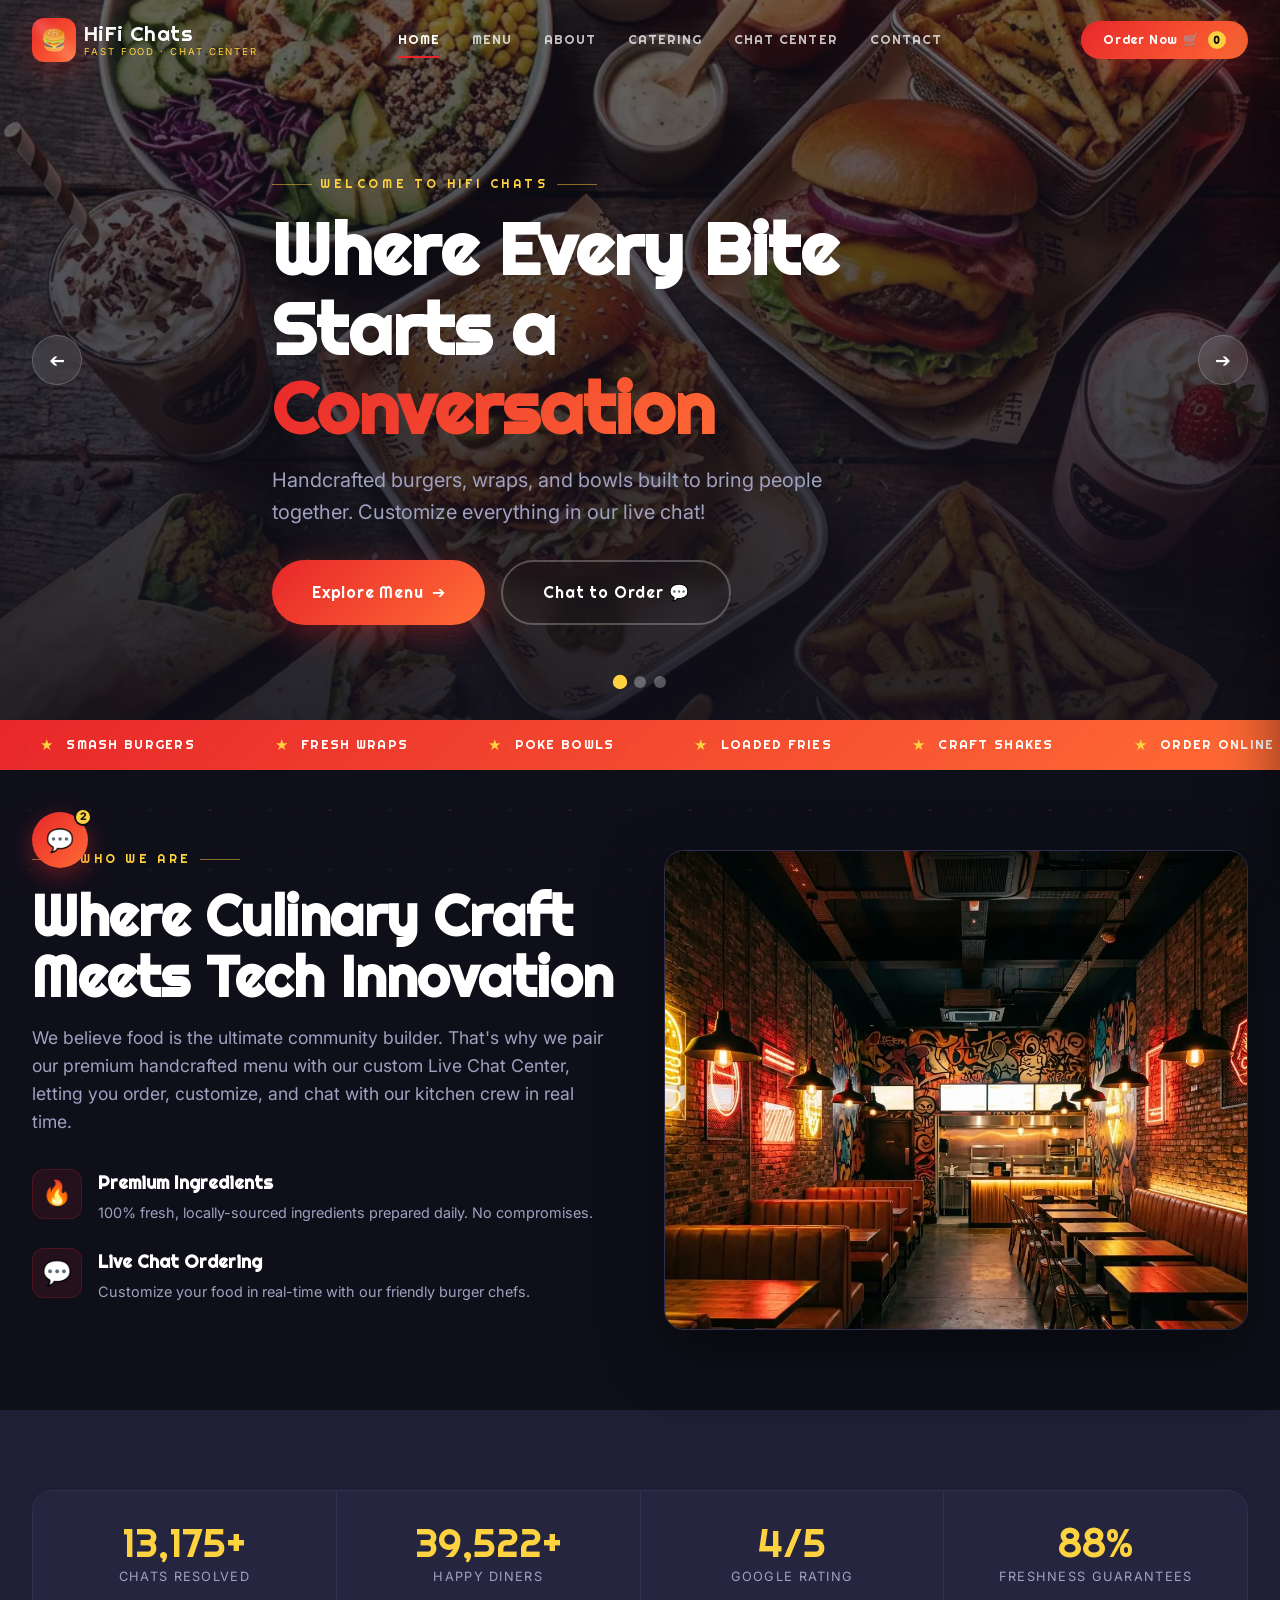
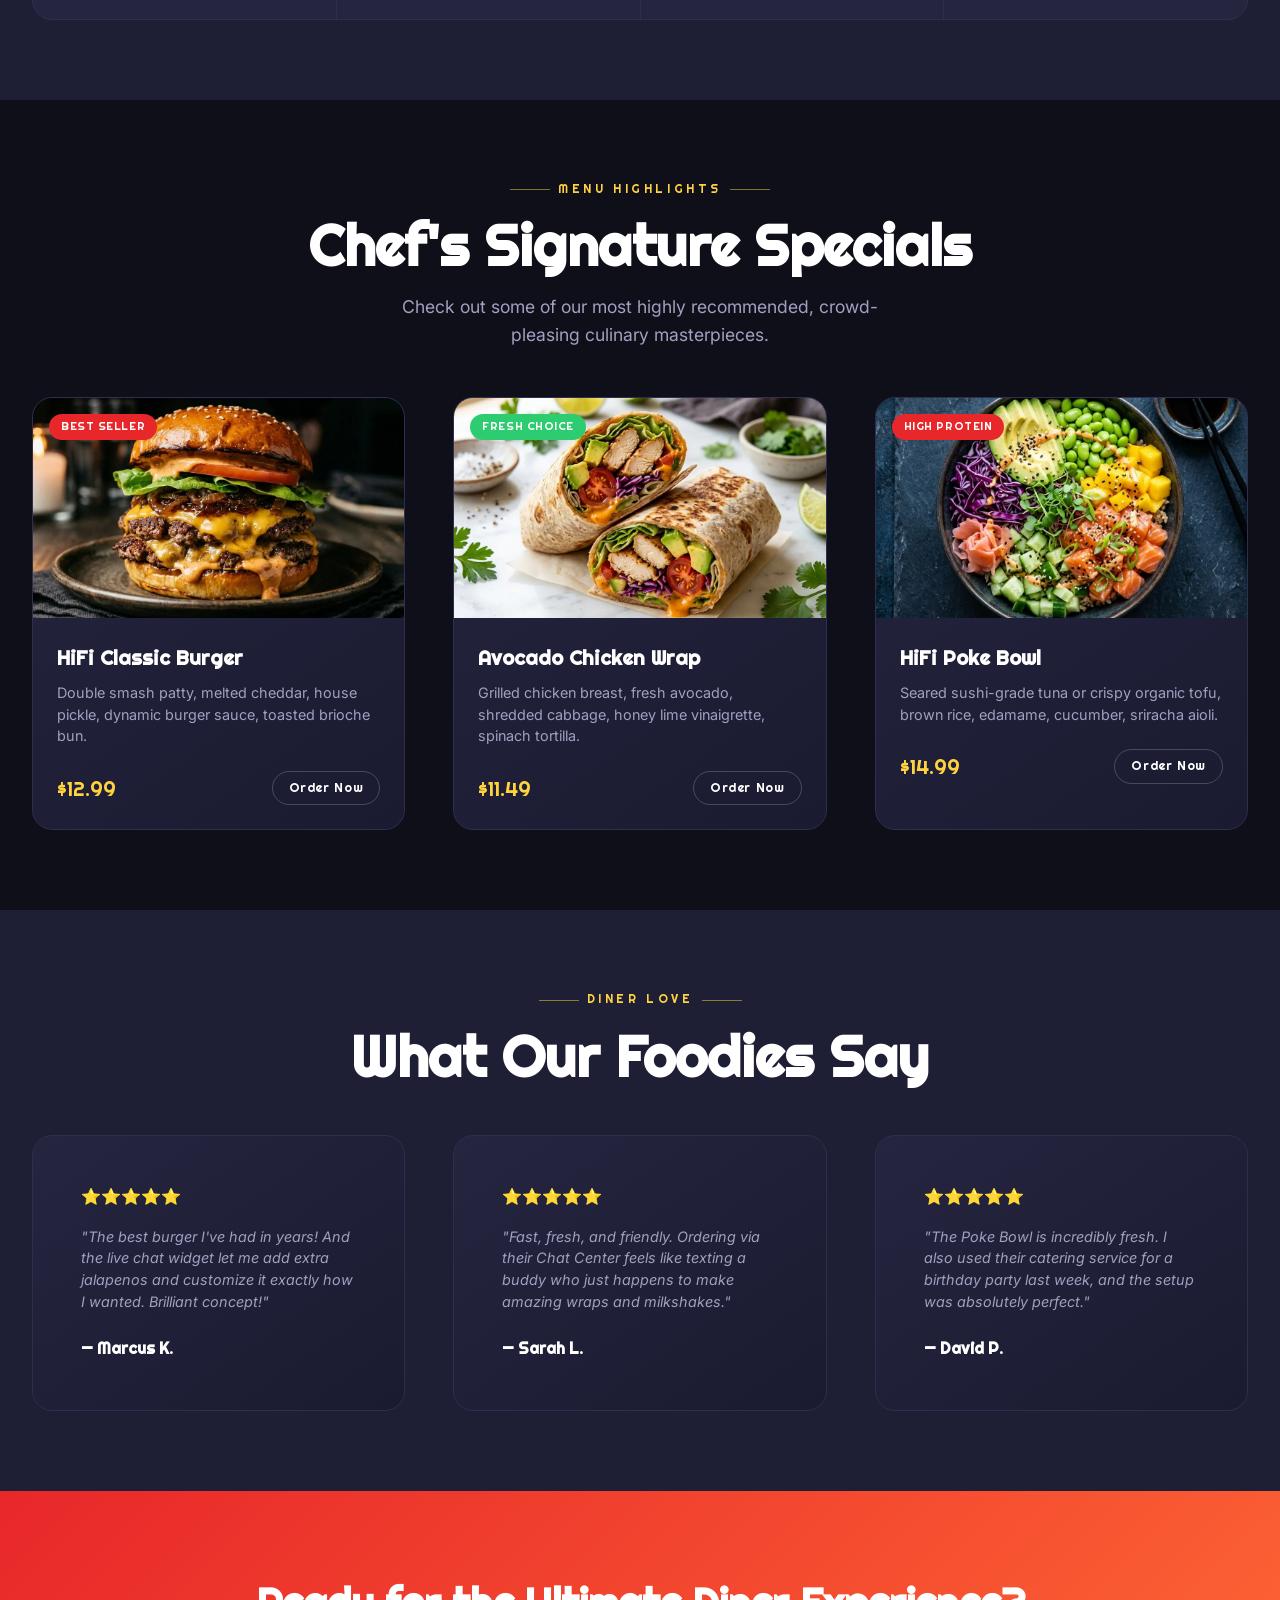
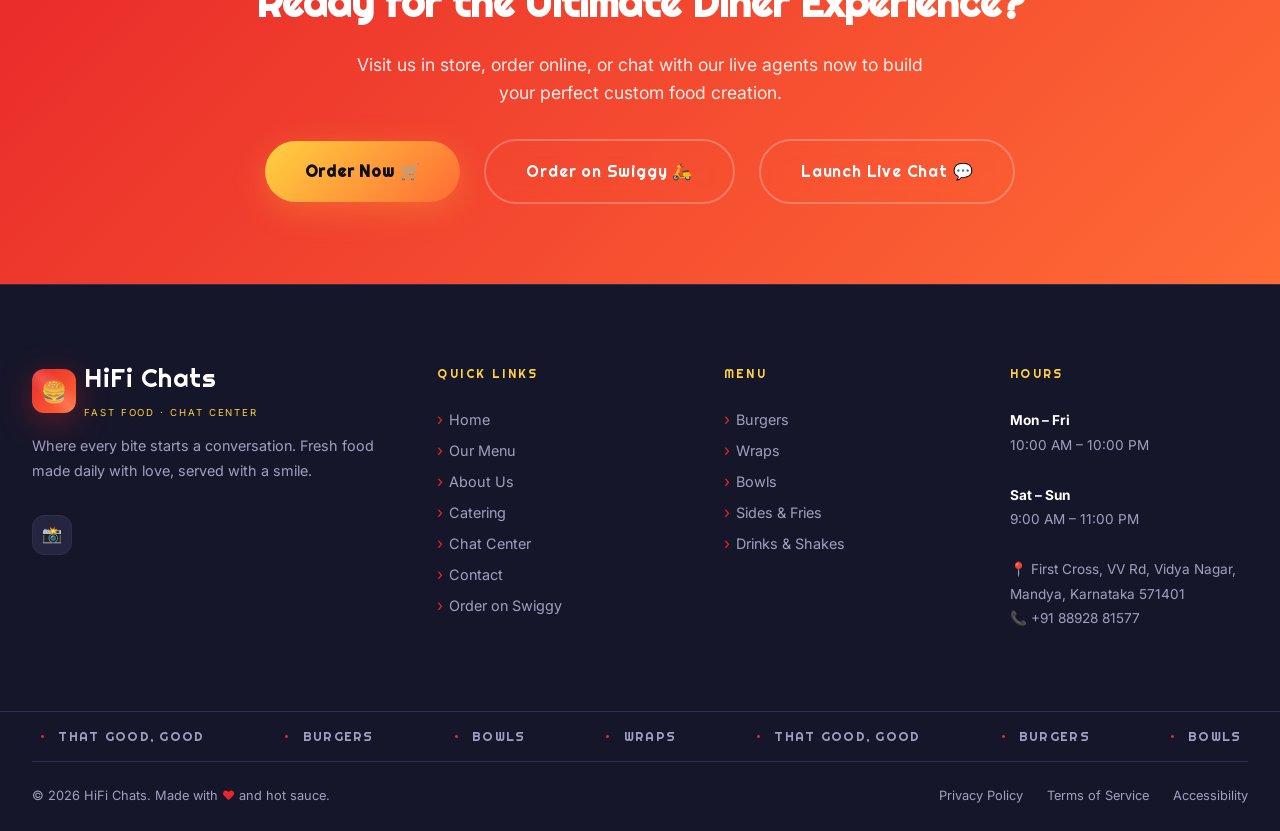
<file: index.html>
<!DOCTYPE html>
<html lang="en">
<head>
  <meta charset="UTF-8">
  <meta name="viewport" content="width=device-width, initial-scale=1.0">
  <link rel="icon" href="data:image/svg+xml,<svg xmlns=%22http://www.w3.org/2000/svg%22 viewBox=%220 0 100 100%22><text y=%22.9em%22 font-size=%2290%22>🍔</text></svg>">
  <meta name="description" content="HiFi Chats — handcrafted smash burgers, wraps, and bowls with a live chat ordering experience. Order on Swiggy or visit us in Vidya Nagar, Mandya.">
  <meta name="theme-color" content="#0F0F1A">
  <title>Home | HiFi Chats - Street Food & Conversation</title>
  <!-- Google Fonts -->
  <link rel="preconnect" href="https://fonts.googleapis.com">
  <link rel="preconnect" href="https://fonts.gstatic.com" crossorigin>
  <link href="https://fonts.googleapis.com/css2?family=Plus+Jakarta+Sans:wght@400;500;600;700;800&family=Playfair+Display:ital,wght@0,600;0,700;1,600&display=swap" rel="stylesheet">
  <!-- Stylesheets -->
  <link rel="stylesheet" href="css/main.css">
  <link rel="stylesheet" href="css/components.css">
  <link rel="stylesheet" href="css/animations.css">
  <style>
    /* Inline styles for index-specific elements if any */
    .hero-section {
      height: 80vh;
      min-height: 550px;
      position: relative;
      overflow: hidden;
      display: flex;
      align-items: center;
    }
    .hero-slider {
      position: absolute;
      inset: 0;
      z-index: 1;
    }
    .hero-slide {
      position: absolute;
      inset: 0;
      opacity: 0;
      visibility: hidden;
      transition: opacity 0.8s ease, visibility 0.8s ease;
      display: flex;
      align-items: center;
    }
    .hero-slide.active {
      opacity: 1;
      visibility: visible;
      z-index: 2;
    }
    .hero-bg {
      position: absolute;
      inset: 0;
      background-size: cover;
      background-position: center;
    }
    .hero-bg::after {
      content: '';
      position: absolute;
      inset: 0;
      background: linear-gradient(180deg, rgba(15,15,26,0.6) 0%, rgba(15,15,26,0.9) 100%);
    }
    .hero-content {
      position: relative;
      z-index: 3;
      max-width: 800px;
      padding-top: var(--space-3xl);
    }
    .hero-title {
      font-family: var(--font-display);
      font-size: clamp(2.5rem, 6vw, 4.5rem);
      line-height: 1.1;
      margin-bottom: var(--space-md);
      color: var(--hifi-white);
    }
    .hero-title span {
      color: var(--hifi-yellow);
    }
    .hero-subtitle {
      font-size: 1.25rem;
      color: var(--hifi-muted);
      margin-bottom: var(--space-xl);
      max-width: 600px;
    }
    .hero-actions {
      display: flex;
      gap: var(--space-md);
      flex-wrap: wrap;
    }
    .slider-btn {
      position: absolute;
      top: 50%;
      transform: translateY(-50%);
      width: 50px;
      height: 50px;
      border-radius: 50%;
      background: rgba(255,255,255,0.1);
      border: 1px solid rgba(255,255,255,0.2);
      color: #fff;
      font-size: 1.2rem;
      display: flex;
      align-items: center;
      justify-content: center;
      cursor: pointer;
      z-index: 10;
      transition: all var(--trans-fast);
      backdrop-filter: blur(10px);
    }
    .slider-btn:hover {
      background: var(--hifi-red);
      border-color: var(--hifi-red);
      transform: translateY(-50%) scale(1.1);
    }
    #hero-prev { left: var(--space-xl); }
    #hero-next { right: var(--space-xl); }
    #hero-prev span {
      display: inline-block;
      transform: scaleX(-1);
    }

    .hero-dots {
      position: absolute;
      bottom: var(--space-xl);
      left: 50%;
      transform: translateX(-50%);
      display: flex;
      gap: var(--space-sm);
      z-index: 10;
    }
    .hero-dot {
      width: 12px;
      height: 12px;
      border-radius: 50%;
      background: rgba(255,255,255,0.3);
      border: none;
      padding: 0;
      cursor: pointer;
      transition: all var(--trans-fast);
    }
    .hero-dot.active {
      background: var(--hifi-yellow);
      transform: scale(1.2);
    }
    
    /* Features */
    .grid {
      display: grid;
      gap: var(--space-2xl);
    }
    .grid-2 { grid-template-columns: repeat(2, 1fr); }
    .grid-3 { grid-template-columns: repeat(3, 1fr); }
    .feature-list {
      display: flex;
      flex-direction: column;
      gap: var(--space-lg);
      margin-top: var(--space-xl);
    }
    .feature-item {
      display: flex;
      gap: var(--space-md);
    }
    .feature-icon {
      width: 50px;
      height: 50px;
      border-radius: 12px;
      background: rgba(232,39,42,0.1);
      border: 1px solid rgba(232,39,42,0.2);
      display: flex;
      align-items: center;
      justify-content: center;
      font-size: 1.5rem;
      color: var(--hifi-red);
      flex-shrink: 0;
    }
    .feature-item h3 {
      font-family: var(--font-display);
      font-size: 1.1rem;
      margin-bottom: 4px;
    }
    .feature-item p {
      color: var(--hifi-muted);
      font-size: 0.9rem;
    }
    .img-wrapper {
      border-radius: var(--radius-lg);
      overflow: hidden;
      border: 1px solid var(--hifi-border);
    }
    .img-responsive {
      width: 100%;
      height: 100%;
      object-fit: cover;
    }
    .flex-center {
      display: flex;
      align-items: center;
      justify-content: center;
    }
    
    /* Backgrounds */
    .bg-light {
      background: var(--hifi-charcoal);
    }
    
    /* Specials Cards */
    .card-img-wrap {
      height: 220px;
      position: relative;
      overflow: hidden;
    }
    .card-img-wrap img {
      width: 100%;
      height: 100%;
      object-fit: cover;
      transition: transform 0.6s ease;
    }
    .card:hover .card-img-wrap img {
      transform: scale(1.08);
    }
    .card-badge {
      position: absolute;
      top: var(--space-md);
      left: var(--space-md);
      padding: 4px 12px;
      border-radius: var(--radius-pill);
      font-family: var(--font-display);
      font-size: 0.7rem;
      letter-spacing: 0.05em;
      text-transform: uppercase;
      color: #fff;
    }
    .bg-primary { background: var(--hifi-red); }
    .bg-accent { background: var(--hifi-green); }
    
    .card-content {
      padding: var(--space-lg);
    }
    .card-title {
      font-family: var(--font-display);
      font-size: 1.25rem;
      margin-bottom: var(--space-sm);
    }
    .card-text {
      color: var(--hifi-muted);
      font-size: 0.9rem;
      margin-bottom: var(--space-lg);
      line-height: 1.5;
    }
    .card-footer {
      display: flex;
      align-items: center;
      justify-content: space-between;
    }
    .card-price {
      font-family: var(--font-display);
      font-size: 1.3rem;
      color: var(--hifi-yellow);
    }
    
    /* Buttons in Cards */
    .btn-outline {
      border: 1px solid rgba(255,255,255,0.2);
      padding: 6px 16px;
      border-radius: var(--radius-pill);
      font-size: 0.8rem;
      font-family: var(--font-display);
      transition: all var(--trans-fast);
    }
    .btn-outline:hover {
      background: var(--hifi-white);
      color: var(--hifi-dark);
      border-color: var(--hifi-white);
    }
    
    .btn-outline.btn-lg {
      padding: 1rem 2.2rem;
      font-size: 0.95rem;
    }
    
    .btn-outline.btn-lg:hover {
      background: var(--hifi-white);
      color: var(--hifi-dark);
    }

    .p-lg {
      padding: var(--space-2xl);
    }
    
    /* Hide scrollbars on body */
    @media (max-width: 768px) {
      .grid-2, .grid-3 { grid-template-columns: 1fr; }
      #hero-prev, #hero-next { display: none; }
    }
  </style>
</head>
<body class="particles-bg">
  <!-- Page Transition Wrapper -->
  <div class="page-transition"></div>

  <!-- Navbar -->
  <header class="navbar" id="navbar">
    <div class="container">
      <a href="index.html" class="nav-logo" data-nav>
        <div class="logo-icon">🍔</div>
        <div class="logo-text">
          <span class="logo-name">HiFi Chats</span>
          <span class="logo-tagline">Fast Food · Chat Center</span>
        </div>
      </a>
      <nav class="nav-links">
        <a href="index.html" class="nav-link active" data-nav>Home</a>
        <a href="menu.html" class="nav-link" data-nav>Menu</a>
        <a href="about.html" class="nav-link" data-nav>About</a>
        <a href="catering.html" class="nav-link" data-nav>Catering</a>
        <a href="chat.html" class="nav-link" data-nav>Chat Center</a>
        <a href="contact.html" class="nav-link" data-nav>Contact</a>
      </nav>
      <div class="nav-actions">
        <button type="button" class="nav-order-btn cart-toggle">Order Now 🛒 <span class="order-badge" style="display:inline-flex;align-items:center;justify-content:center;width:18px;height:18px;background:#FFD23F;color:#0F0F1A;border-radius:50%;font-size:0.65rem;font-weight:800;margin-left:4px;transition:transform 0.2s;">0</span></button>
      </div>
      <button class="nav-hamburger" id="hamburger" aria-label="Toggle menu">
        <span></span>
        <span></span>
        <span></span>
      </button>
    </div>
  </header>

  <!-- Mobile Navigation Menu -->
  <nav class="nav-mobile" id="mobile-nav">
    <a href="index.html" class="nav-link" data-nav>Home</a>
    <a href="menu.html" class="nav-link" data-nav>Menu</a>
    <a href="about.html" class="nav-link" data-nav>About</a>
    <a href="catering.html" class="nav-link" data-nav>Catering</a>
    <a href="chat.html" class="nav-link" data-nav>Chat Center</a>
    <a href="contact.html" class="nav-link" data-nav>Contact</a>
    <button type="button" class="nav-order-btn cart-toggle">Order Now 🛒 <span class="order-badge" style="display:inline-flex;align-items:center;justify-content:center;width:18px;height:18px;background:#FFD23F;color:#0F0F1A;border-radius:50%;font-size:0.65rem;font-weight:800;margin-left:4px;transition:transform 0.2s;">0</span></button>
  </nav>

  <!-- Main Content -->
  <main>
    <!-- Hero Slider Section -->
    <section class="hero-section">
      <div class="hero-slider">
        <!-- Slide 1 (Active) -->
        <div class="hero-slide active">
          <div class="hero-bg" style="background-image: url('assets/hero_food_spread.webp');" data-parallax="0.15"></div>
          <div class="hero-content container">
            <span class="section-label">Welcome to HiFi Chats</span>
            <h1 class="hero-title">Where Every Bite<br>Starts a <span class="gradient-text-red">Conversation</span></h1>
            <p class="hero-subtitle">Handcrafted burgers, wraps, and bowls built to bring people together. Customize everything in our live chat!</p>
            <div class="hero-actions">
              <a href="menu.html" class="btn btn-primary btn-lg" data-nav>Explore Menu <span>➔</span></a>
              <a href="chat.html" class="btn btn-secondary btn-lg" data-nav>Chat to Order 💬</a>
            </div>
          </div>
        </div>
        <!-- Slide 2 -->
        <div class="hero-slide">
          <div class="hero-bg" style="background-image: url('assets/burger.webp');" data-parallax="0.15"></div>
          <div class="hero-content container">
            <span class="section-label">Double Smash Goodness</span>
            <h1 class="hero-title">Sizzling & Juicy<br><span id="typewriter" class="cursor-blink">Burgers</span></h1>
            <p class="hero-subtitle">Freshly crushed patties, melted cheese, caramelized onions, and our secret HiFi sauce on toasted brioche.</p>
            <div class="hero-actions">
              <a href="menu.html" class="btn btn-primary btn-lg" data-nav>Order Burger Now 🍔</a>
              <a href="about.html" class="btn btn-secondary btn-lg" data-nav>Our Story</a>
            </div>
          </div>
        </div>
        <!-- Slide 3 -->
        <div class="hero-slide">
          <div class="hero-bg" style="background-image: url('assets/interior.webp');" data-parallax="0.15"></div>
          <div class="hero-content container">
            <span class="section-label">The Diner Vibe</span>
            <h1 class="hero-title">More Than Meal,<br>It's a <span class="gradient-text-gold">Social Vibe</span></h1>
            <p class="hero-subtitle">Step into our glowing brick & neon lounge, or chat with our live agents from anywhere.</p>
            <div class="hero-actions">
              <a href="contact.html" class="btn btn-gold btn-lg" data-nav>Find Locations 📍</a>
              <a href="catering.html" class="btn btn-secondary btn-lg" data-nav>Event Catering</a>
            </div>
          </div>
        </div>
      </div>

      <!-- Slider Navigation Buttons -->
      <button id="hero-prev" class="slider-btn" aria-label="Previous slide"><span>➔</span></button>
      <button id="hero-next" class="slider-btn" aria-label="Next slide"><span>➔</span></button>

      <!-- Slider Pagination Dots -->
      <div class="hero-dots" role="tablist" aria-label="Hero slides">
        <button class="hero-dot active" aria-label="Go to slide 1"></button>
        <button class="hero-dot" aria-label="Go to slide 2"></button>
        <button class="hero-dot" aria-label="Go to slide 3"></button>
      </div>
    </section>

    <!-- Marquee Ticker -->
    <div class="ticker-wrap">
      <div class="ticker-track">
        <span class="ticker-item"><span class="ticker-dot">★</span> SMASH BURGERS</span>
        <span class="ticker-item"><span class="ticker-dot">★</span> FRESH WRAPS</span>
        <span class="ticker-item"><span class="ticker-dot">★</span> POKE BOWLS</span>
        <span class="ticker-item"><span class="ticker-dot">★</span> LOADED FRIES</span>
        <span class="ticker-item"><span class="ticker-dot">★</span> CRAFT SHAKES</span>
        <span class="ticker-item"><span class="ticker-dot">★</span> ORDER ONLINE</span>
        <span class="ticker-item"><span class="ticker-dot">★</span> CATERING AVAILABLE</span>
        <span class="ticker-item"><span class="ticker-dot">★</span> SMASH BURGERS</span>
        <span class="ticker-item"><span class="ticker-dot">★</span> FRESH WRAPS</span>
        <span class="ticker-item"><span class="ticker-dot">★</span> POKE BOWLS</span>
        <span class="ticker-item"><span class="ticker-dot">★</span> LOADED FRIES</span>
        <span class="ticker-item"><span class="ticker-dot">★</span> CRAFT SHAKES</span>
        <span class="ticker-item"><span class="ticker-dot">★</span> ORDER ONLINE</span>
        <span class="ticker-item"><span class="ticker-dot">★</span> CATERING AVAILABLE</span>
      </div>
    </div>

    <!-- Intro & Features Section -->
    <section class="section-padding container">
      <div class="grid grid-2">
        <div class="reveal-left">
          <span class="section-label">Who We Are</span>
          <h2 class="section-title">Where Culinary Craft<br>Meets Tech Innovation</h2>
          <p class="section-subtitle" style="max-width: 100%; margin-bottom: 2rem;">We believe food is the ultimate community builder. That's why we pair our premium handcrafted menu with our custom Live Chat Center, letting you order, customize, and chat with our kitchen crew in real time.</p>
          <div class="feature-list stagger">
            <div class="feature-item">
              <div class="feature-icon">🔥</div>
              <div>
                <h3>Premium Ingredients</h3>
                <p>100% fresh, locally-sourced ingredients prepared daily. No compromises.</p>
              </div>
            </div>
            <div class="feature-item">
              <div class="feature-icon">💬</div>
              <div>
                <h3>Live Chat Ordering</h3>
                <p>Customize your food in real-time with our friendly burger chefs.</p>
              </div>
            </div>
          </div>
        </div>
        <div class="reveal-right flex-center">
          <div class="img-wrapper shadow-lg float-anim" style="max-height: 480px;">
            <img src="assets/interior.webp" alt="Diner Interior" class="img-responsive">
          </div>
        </div>
      </div>
    </section>

    <!-- Stats Section -->
    <section class="section-padding bg-light">
      <div class="container">
        <div class="stats-grid stagger">
          <div class="stat-item">
            <div class="stat-number" data-count="15000" data-suffix="+">0</div>
            <div class="stat-label">Chats Resolved</div>
          </div>
          <div class="stat-item">
            <div class="stat-number" data-count="45000" data-suffix="+">0</div>
            <div class="stat-label">Happy Diners</div>
          </div>
          <div class="stat-item">
            <div class="stat-number" data-count="4.9" data-suffix="/5">0</div>
            <div class="stat-label">Google Rating</div>
          </div>
          <div class="stat-item">
            <div class="stat-number" data-count="100" data-suffix="%">0</div>
            <div class="stat-label">Freshness Guarantees</div>
          </div>
        </div>
      </div>
    </section>

    <!-- Specials / Signature Items Section -->
    <section class="section-padding container">
      <div class="text-center" style="margin-bottom: 3rem;">
        <span class="section-label" style="justify-content: center;">Menu Highlights</span>
        <h2 class="section-title">Chef's Signature Specials</h2>
        <p class="section-subtitle" style="margin-inline: auto;">Check out some of our most highly recommended, crowd-pleasing culinary masterpieces.</p>
      </div>
      
      <div class="grid grid-3 stagger">
        <!-- Card 1 -->
        <div class="card reveal">
          <div class="card-img-wrap">
            <img src="assets/burger.webp" alt="HiFi Classic Burger" class="img-responsive">
            <span class="card-badge bg-primary">Best Seller</span>
          </div>
          <div class="card-content">
            <h3 class="card-title">HiFi Classic Burger</h3>
            <p class="card-text">Double smash patty, melted cheddar, house pickle, dynamic burger sauce, toasted brioche bun.</p>
            <div class="card-footer">
              <span class="card-price">$12.99</span>
              <a href="menu.html" class="btn btn-outline" data-nav>Order Now</a>
            </div>
          </div>
        </div>
        <!-- Card 2 -->
        <div class="card reveal">
          <div class="card-img-wrap">
            <img src="assets/wrap.webp" alt="Avocado Chicken Wrap" class="img-responsive">
            <span class="card-badge bg-accent">Fresh Choice</span>
          </div>
          <div class="card-content">
            <h3 class="card-title">Avocado Chicken Wrap</h3>
            <p class="card-text">Grilled chicken breast, fresh avocado, shredded cabbage, honey lime vinaigrette, spinach tortilla.</p>
            <div class="card-footer">
              <span class="card-price">$11.49</span>
              <a href="menu.html" class="btn btn-outline" data-nav>Order Now</a>
            </div>
          </div>
        </div>
        <!-- Card 3 -->
        <div class="card reveal">
          <div class="card-img-wrap">
            <img src="assets/bowl.webp" alt="HiFi Poke Bowl" class="img-responsive">
            <span class="card-badge bg-primary">High Protein</span>
          </div>
          <div class="card-content">
            <h3 class="card-title">HiFi Poke Bowl</h3>
            <p class="card-text">Seared sushi-grade tuna or crispy organic tofu, brown rice, edamame, cucumber, sriracha aioli.</p>
            <div class="card-footer">
              <span class="card-price">$14.99</span>
              <a href="menu.html" class="btn btn-outline" data-nav>Order Now</a>
            </div>
          </div>
        </div>
      </div>
    </section>

    <!-- Testimonials Section -->
    <section class="section-padding bg-light">
      <div class="container">
        <div class="text-center" style="margin-bottom: 3rem;">
          <span class="section-label" style="justify-content: center;">Diner Love</span>
          <h2 class="section-title">What Our Foodies Say</h2>
        </div>
        <div class="grid grid-3 stagger">
          <div class="card p-lg reveal">
            <div class="stars" style="color: var(--hifi-yellow); margin-bottom: 1rem;">⭐⭐⭐⭐⭐</div>
            <p class="card-text" style="font-style: italic; margin-bottom: 0;">"The best burger I've had in years! And the live chat widget let me add extra jalapenos and customize it exactly how I wanted. Brilliant concept!"</p>
            <h4 style="margin-top: 1.5rem; font-family: var(--font-display);">— Marcus K.</h4>
          </div>
          <div class="card p-lg reveal">
            <div class="stars" style="color: var(--hifi-yellow); margin-bottom: 1rem;">⭐⭐⭐⭐⭐</div>
            <p class="card-text" style="font-style: italic; margin-bottom: 0;">"Fast, fresh, and friendly. Ordering via their Chat Center feels like texting a buddy who just happens to make amazing wraps and milkshakes."</p>
            <h4 style="margin-top: 1.5rem; font-family: var(--font-display);">— Sarah L.</h4>
          </div>
          <div class="card p-lg reveal">
            <div class="stars" style="color: var(--hifi-yellow); margin-bottom: 1rem;">⭐⭐⭐⭐⭐</div>
            <p class="card-text" style="font-style: italic; margin-bottom: 0;">"The Poke Bowl is incredibly fresh. I also used their catering service for a birthday party last week, and the setup was absolutely perfect."</p>
            <h4 style="margin-top: 1.5rem; font-family: var(--font-display);">— David P.</h4>
          </div>
        </div>
      </div>
    </section>

    <!-- Call To Action (CTA) -->
    <section class="section-padding bg-primary text-white text-center" style="background: var(--grad-red);">
      <div class="container reveal">
        <h2 class="display-font" style="font-size: 2.5rem; margin-bottom: 1rem; color: #fff;">Ready for the Ultimate Diner Experience?</h2>
        <p style="font-size: 1.1rem; margin-bottom: 2rem; opacity: 0.9; max-width: 600px; margin-inline: auto;">Visit us in store, order online, or chat with our live agents now to build your perfect custom food creation.</p>
        <div class="flex-center" style="gap: 1.5rem; flex-wrap: wrap;">
          <a href="menu.html" class="btn btn-gold btn-lg" data-nav>Order Now 🛒</a>
          <a href="https://www.swiggy.com/restaurants/hifi-chats-vidya-nagar-koramangala-bangalore-1005236/dineout" target="_blank" rel="noopener noreferrer" class="btn btn-secondary btn-lg">Order on Swiggy 🛵</a>
          <a href="chat.html" class="btn btn-secondary btn-lg" data-nav>Launch Live Chat 💬</a>
        </div>
      </div>
    </section>
  </main>

  <!-- Footer -->
  <footer class="footer">
    <div class="container">
      <div class="footer-grid">
        <div class="footer-brand">
          <div class="nav-logo" style="margin-bottom:1rem;">
            <div class="logo-icon">🍔</div>
            <div class="logo-text">
              <span class="logo-name">HiFi Chats</span>
              <span class="logo-tagline">Fast Food · Chat Center</span>
            </div>
          </div>
          <p class="footer-desc">Where every bite starts a conversation. Fresh food made daily with love, served with a smile.</p>
          <div class="footer-social">
            <a href="https://www.instagram.com/hifichats/" target="_blank" rel="noopener noreferrer" class="social-btn" aria-label="HiFi Chats on Instagram">📸</a>
          </div>
        </div>
        <div>
          <p class="footer-col-title">Quick Links</p>
          <ul class="footer-links">
            <li><a href="index.html">Home</a></li>
            <li><a href="menu.html">Our Menu</a></li>
            <li><a href="about.html">About Us</a></li>
            <li><a href="catering.html">Catering</a></li>
            <li><a href="chat.html">Chat Center</a></li>
            <li><a href="contact.html">Contact</a></li>
            <li><a href="https://www.swiggy.com/restaurants/hifi-chats-vidya-nagar-koramangala-bangalore-1005236/dineout" target="_blank" rel="noopener noreferrer">Order on Swiggy</a></li>
          </ul>
        </div>
        <div>
          <p class="footer-col-title">Menu</p>
          <ul class="footer-links">
            <li><a href="menu.html">Burgers</a></li>
            <li><a href="menu.html">Wraps</a></li>
            <li><a href="menu.html">Bowls</a></li>
            <li><a href="menu.html">Sides & Fries</a></li>
            <li><a href="menu.html">Drinks & Shakes</a></li>
          </ul>
        </div>
        <div>
          <p class="footer-col-title">Hours</p>
          <div class="footer-hours">
            <p><strong>Mon – Fri</strong><br>10:00 AM – 10:00 PM</p>
            <br>
            <p><strong>Sat – Sun</strong><br>9:00 AM – 11:00 PM</p>
            <br>
            <p>📍 First Cross, VV Rd, Vidya Nagar,<br>Mandya, Karnataka 571401</p>
            <p>📞 <a href="tel:+918892881577">+91 88928 81577</a></p>
          </div>
        </div>
      </div>
    </div>
    <div class="ticker-wrap" style="background:var(--hifi-dark2);border-top:1px solid var(--hifi-border);">
      <div class="ticker-track">
        <span class="ticker-item" style="color:var(--hifi-muted)"><span class="ticker-dot" style="color:var(--hifi-red)">•</span> that good, good</span>
        <span class="ticker-item" style="color:var(--hifi-muted)"><span class="ticker-dot" style="color:var(--hifi-red)">•</span> burgers</span>
        <span class="ticker-item" style="color:var(--hifi-muted)"><span class="ticker-dot" style="color:var(--hifi-red)">•</span> bowls</span>
        <span class="ticker-item" style="color:var(--hifi-muted)"><span class="ticker-dot" style="color:var(--hifi-red)">•</span> wraps</span>
        <span class="ticker-item" style="color:var(--hifi-muted)"><span class="ticker-dot" style="color:var(--hifi-red)">•</span> that good, good</span>
        <span class="ticker-item" style="color:var(--hifi-muted)"><span class="ticker-dot" style="color:var(--hifi-red)">•</span> burgers</span>
        <span class="ticker-item" style="color:var(--hifi-muted)"><span class="ticker-dot" style="color:var(--hifi-red)">•</span> bowls</span>
        <span class="ticker-item" style="color:var(--hifi-muted)"><span class="ticker-dot" style="color:var(--hifi-red)">•</span> wraps</span>
      </div>
    </div>
    <div class="container">
      <div class="footer-bottom">
        <p class="footer-copy">© 2026 HiFi Chats. Made with <span>❤</span> and hot sauce.</p>
        <div class="footer-legal">
          <a href="#">Privacy Policy</a>
          <a href="#">Terms of Service</a>
          <a href="#">Accessibility</a>
        </div>
      </div>
    </div>
  </footer>

  <!-- Floating Order Button -->
  <a href="menu.html" class="fab-order" id="fab-order" aria-label="Order Now">
    <span class="fab-pulse"></span> Order Now
  </a>

  <!-- Chat Widget -->
  <div class="chat-widget">
    <div class="chat-popup" id="chat-popup">
      <div class="chat-popup-header">
        <div class="chat-popup-avatar">🧑‍🍳</div>
        <div class="chat-popup-info">
          <strong>HiFi Support</strong>
          <small>Usually replies instantly</small>
        </div>
        <div class="online-dot"></div>
      </div>
      <div class="chat-popup-body">
        <div class="chat-bubble-msg">👋 Hey! Ready to order? We've got today's specials waiting for you!</div>
        <div class="chat-bubble-msg" style="animation-delay:0.2s">🍔 Our HiFi Classic is 20% off today only!</div>
        <a href="chat.html" class="chat-popup-cta">Start Chatting →</a>
      </div>
    </div>
    <button class="chat-widget-btn" id="chat-widget-btn" aria-label="Open chat">💬</button>
    <span class="chat-widget-badge">2</span>
  </div>

  <!-- Scripts -->
  <script src="js/cart.js"></script>
  <script src="js/main.js"></script>
  <script src="js/hero.js"></script>
</body>
</html>
</file>
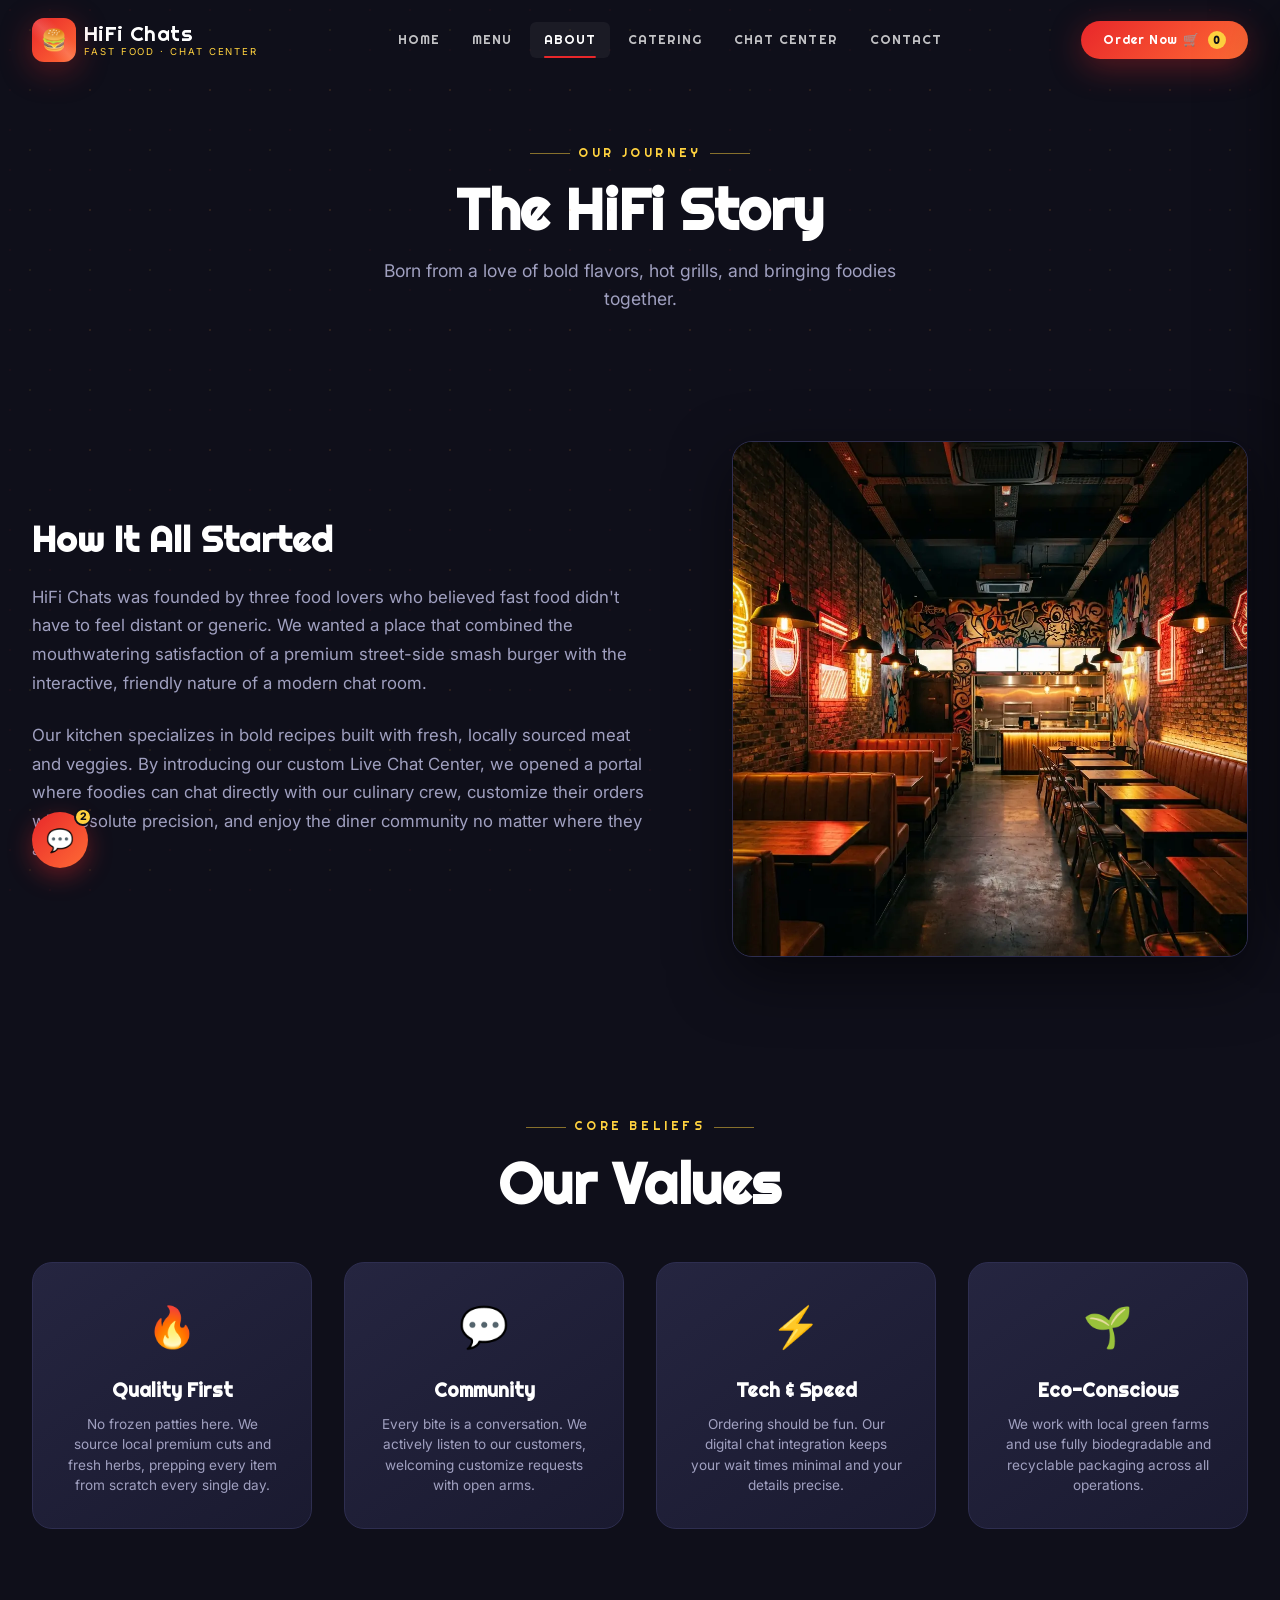
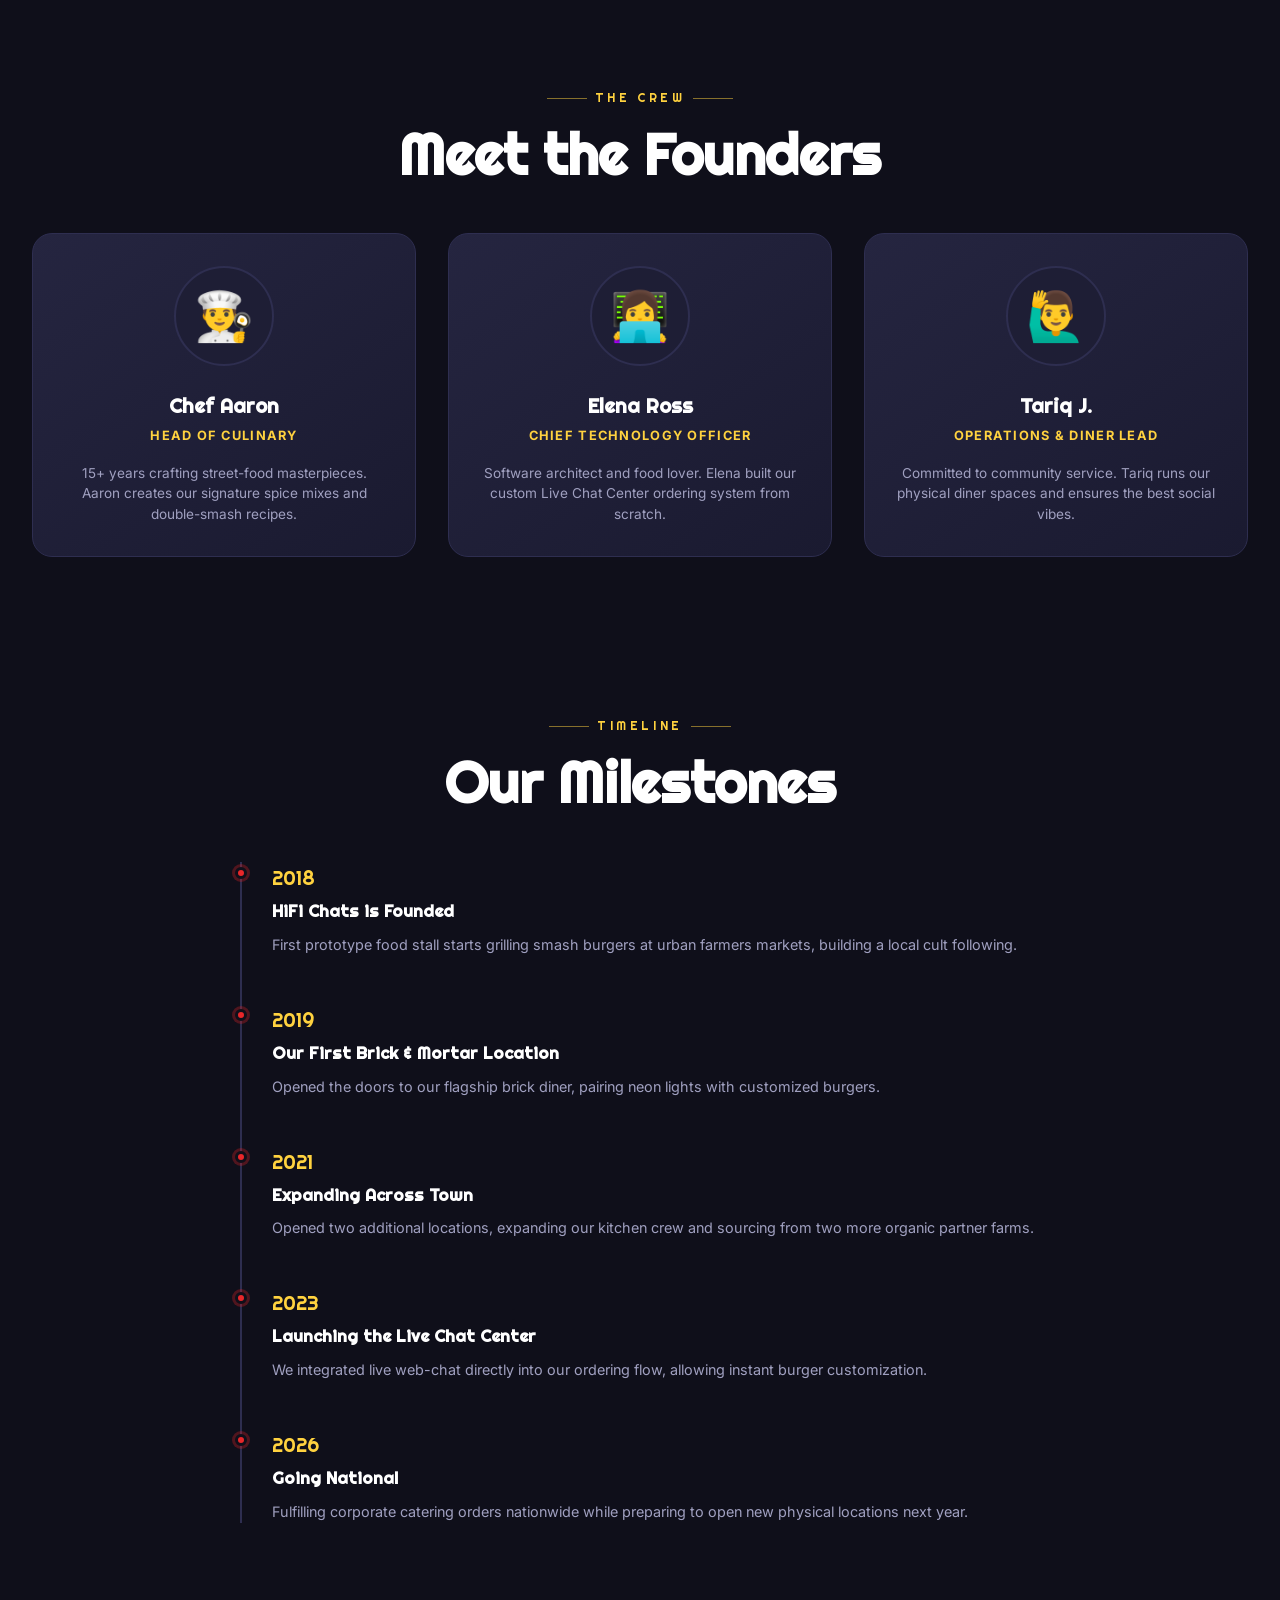
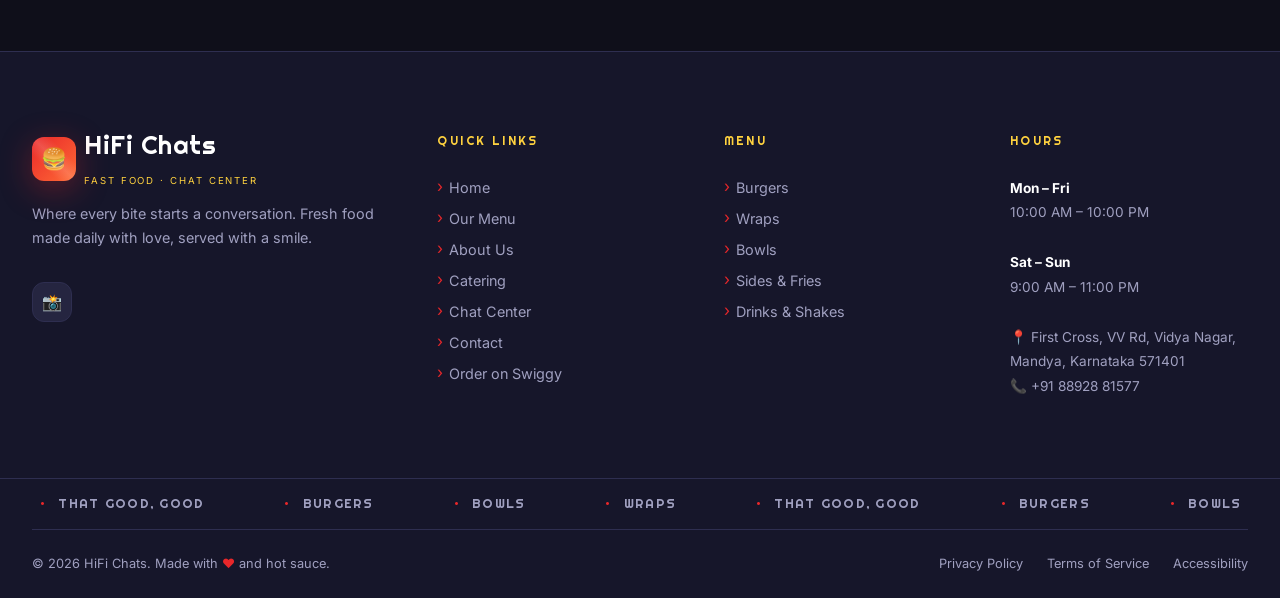
<file: about.html>
<!DOCTYPE html>
<html lang="en">
<head>
  <meta charset="UTF-8">
  <meta name="viewport" content="width=device-width, initial-scale=1.0">
  <link rel="icon" href="data:image/svg+xml,<svg xmlns=%22http://www.w3.org/2000/svg%22 viewBox=%220 0 100 100%22><text y=%22.9em%22 font-size=%2290%22>🍔</text></svg>">
  <meta name="description" content="The HiFi Chats story — three food lovers combining premium street food with a live chat ordering experience. Meet the founders and our values.">
  <meta name="theme-color" content="#0F0F1A">
  <title>About Us | HiFi Chats - Street Food & Conversation</title>
  <!-- Google Fonts -->
  <link rel="preconnect" href="https://fonts.googleapis.com">
  <link rel="preconnect" href="https://fonts.gstatic.com" crossorigin>
  <link href="https://fonts.googleapis.com/css2?family=Plus+Jakarta+Sans:wght@400;500;600;700;800&family=Playfair+Display:ital,wght@0,600;0,700;1,600&display=swap" rel="stylesheet">
  <!-- Stylesheets -->
  <link rel="stylesheet" href="css/main.css">
  <link rel="stylesheet" href="css/components.css">
  <link rel="stylesheet" href="css/animations.css">
  <style>
    /* About page styles */
    .about-hero {
      padding-top: calc(var(--nav-height) + 4rem);
      padding-bottom: 3rem;
      text-align: center;
    }
    .about-story {
      display: grid;
      grid-template-columns: 1.2fr 1fr;
      gap: var(--space-3xl);
      align-items: center;
    }
    .story-img-wrap {
      border-radius: var(--radius-lg);
      overflow: hidden;
      border: 1px solid var(--hifi-border);
      box-shadow: var(--shadow-lg);
    }
    .story-img {
      width: 100%;
      height: 100%;
      object-fit: cover;
      display: block;
    }
    .about-title {
      font-family: var(--font-display);
      font-size: 2.2rem;
      margin-bottom: var(--space-md);
      color: #fff;
    }
    .about-desc {
      color: var(--hifi-muted);
      font-size: 1.05rem;
      line-height: 1.7;
      margin-bottom: var(--space-lg);
    }
    
    /* Value Cards */
    .values-grid {
      display: grid;
      grid-template-columns: repeat(4, 1fr);
      gap: var(--space-xl);
    }
    .value-card {
      padding: var(--space-xl);
      text-align: center;
    }
    .value-icon {
      font-size: 2.5rem;
      margin-bottom: var(--space-md);
      display: inline-block;
    }
    .value-name {
      font-family: var(--font-display);
      font-size: 1.2rem;
      margin-bottom: var(--space-sm);
      color: #fff;
    }
    .value-desc {
      color: var(--hifi-muted);
      font-size: 0.85rem;
      line-height: 1.5;
    }
    
    /* Team members */
    .team-grid {
      display: grid;
      grid-template-columns: repeat(3, 1fr);
      gap: var(--space-xl);
    }
    .team-card {
      padding: var(--space-xl);
      text-align: center;
    }
    .team-avatar {
      width: 100px;
      height: 100px;
      border-radius: 50%;
      background: var(--hifi-charcoal);
      border: 2px solid var(--hifi-border);
      display: flex;
      align-items: center;
      justify-content: center;
      font-size: 3rem;
      margin: 0 auto var(--space-lg) auto;
    }
    .team-name {
      font-family: var(--font-display);
      font-size: 1.25rem;
      margin-bottom: 4px;
      color: #fff;
    }
    .team-role {
      color: var(--hifi-yellow);
      font-size: 0.8rem;
      font-weight: 700;
      letter-spacing: 0.1em;
      text-transform: uppercase;
      margin-bottom: var(--space-md);
    }
    .team-bio {
      color: var(--hifi-muted);
      font-size: 0.85rem;
      line-height: 1.5;
    }
    
    /* Timeline Section */
    .timeline {
      position: relative;
      max-width: 800px;
      margin: 3rem auto 0 auto;
      padding-left: var(--space-xl);
    }
    .timeline::before {
      content: '';
      position: absolute;
      left: 0;
      top: 0;
      bottom: 0;
      width: 2px;
      background: var(--hifi-border);
    }
    .timeline-item {
      position: relative;
      margin-bottom: var(--space-2xl);
    }
    .timeline-marker {
      position: absolute;
      left: calc(-1 * var(--space-xl) - 5px);
      top: 5px;
      width: 12px;
      height: 12px;
      border-radius: 50%;
      background: var(--hifi-red);
      border: 3px solid var(--hifi-dark);
      box-shadow: 0 0 0 3px rgba(232,39,42,0.3);
    }
    .timeline-year {
      font-family: var(--font-display);
      font-size: 1.25rem;
      color: var(--hifi-yellow);
      margin-bottom: 4px;
    }
    .timeline-title {
      font-family: var(--font-display);
      font-size: 1.05rem;
      color: #fff;
      margin-bottom: var(--space-sm);
    }
    .timeline-desc {
      color: var(--hifi-muted);
      font-size: 0.9rem;
    }
    
    @media (max-width: 900px) {
      .about-story { grid-template-columns: 1fr; gap: var(--space-xl); }
      .values-grid { grid-template-columns: repeat(2, 1fr); }
      .team-grid { grid-template-columns: 1fr; max-width: 400px; margin-inline: auto; }
    }
  </style>
</head>
<body class="particles-bg">
  <div class="page-transition"></div>

  <!-- Navbar -->
  <header class="navbar" id="navbar">
    <div class="container">
      <a href="index.html" class="nav-logo" data-nav>
        <div class="logo-icon">🍔</div>
        <div class="logo-text">
          <span class="logo-name">HiFi Chats</span>
          <span class="logo-tagline">Fast Food · Chat Center</span>
        </div>
      </a>
      <nav class="nav-links">
        <a href="index.html" class="nav-link" data-nav>Home</a>
        <a href="menu.html" class="nav-link" data-nav>Menu</a>
        <a href="about.html" class="nav-link active" data-nav>About</a>
        <a href="catering.html" class="nav-link" data-nav>Catering</a>
        <a href="chat.html" class="nav-link" data-nav>Chat Center</a>
        <a href="contact.html" class="nav-link" data-nav>Contact</a>
      </nav>
      <div class="nav-actions">
        <button type="button" class="nav-order-btn cart-toggle">Order Now 🛒 <span class="order-badge" style="display:inline-flex;align-items:center;justify-content:center;width:18px;height:18px;background:#FFD23F;color:#0F0F1A;border-radius:50%;font-size:0.65rem;font-weight:800;margin-left:4px;transition:transform 0.2s;">0</span></button>
      </div>
      <button class="nav-hamburger" id="hamburger" aria-label="Toggle menu">
        <span></span>
        <span></span>
        <span></span>
      </button>
    </div>
  </header>

  <!-- Mobile Navigation Menu -->
  <nav class="nav-mobile" id="mobile-nav">
    <a href="index.html" class="nav-link" data-nav>Home</a>
    <a href="menu.html" class="nav-link" data-nav>Menu</a>
    <a href="about.html" class="nav-link active" data-nav>About</a>
    <a href="catering.html" class="nav-link" data-nav>Catering</a>
    <a href="chat.html" class="nav-link" data-nav>Chat Center</a>
    <a href="contact.html" class="nav-link" data-nav>Contact</a>
    <button type="button" class="nav-order-btn cart-toggle">Order Now 🛒 <span class="order-badge" style="display:inline-flex;align-items:center;justify-content:center;width:18px;height:18px;background:#FFD23F;color:#0F0F1A;border-radius:50%;font-size:0.65rem;font-weight:800;margin-left:4px;transition:transform 0.2s;">0</span></button>
  </nav>

  <main>
    <!-- About Hero -->
    <section class="about-hero container">
      <span class="section-label" style="justify-content: center;">Our Journey</span>
      <h1 class="section-title">The HiFi Story</h1>
      <p class="section-subtitle" style="margin-inline: auto;">Born from a love of bold flavors, hot grills, and bringing foodies together.</p>
    </section>

    <!-- Story Content -->
    <section class="section-padding container">
      <div class="about-story">
        <div class="reveal-left">
          <h2 class="about-title">How It All Started</h2>
          <p class="about-desc">HiFi Chats was founded by three food lovers who believed fast food didn't have to feel distant or generic. We wanted a place that combined the mouthwatering satisfaction of a premium street-side smash burger with the interactive, friendly nature of a modern chat room.</p>
          <p class="about-desc">Our kitchen specializes in bold recipes built with fresh, locally sourced meat and veggies. By introducing our custom Live Chat Center, we opened a portal where foodies can chat directly with our culinary crew, customize their orders with absolute precision, and enjoy the diner community no matter where they are.</p>
        </div>
        <div class="reveal-right">
          <div class="story-img-wrap">
            <img src="assets/interior.webp" alt="Diner Story" class="story-img">
          </div>
        </div>
      </div>
    </section>

    <!-- Core Values -->
    <section class="section-padding bg-light">
      <div class="container">
        <div class="text-center" style="margin-bottom: 3rem;">
          <span class="section-label" style="justify-content: center;">Core Beliefs</span>
          <h2 class="section-title">Our Values</h2>
        </div>
        
        <div class="values-grid stagger">
          <div class="card value-card reveal">
            <span class="value-icon">🔥</span>
            <h3 class="value-name">Quality First</h3>
            <p class="value-desc">No frozen patties here. We source local premium cuts and fresh herbs, prepping every item from scratch every single day.</p>
          </div>
          <div class="card value-card reveal">
            <span class="value-icon">💬</span>
            <h3 class="value-name">Community</h3>
            <p class="value-desc">Every bite is a conversation. We actively listen to our customers, welcoming customize requests with open arms.</p>
          </div>
          <div class="card value-card reveal">
            <span class="value-icon">⚡</span>
            <h3 class="value-name">Tech & Speed</h3>
            <p class="value-desc">Ordering should be fun. Our digital chat integration keeps your wait times minimal and your details precise.</p>
          </div>
          <div class="card value-card reveal">
            <span class="value-icon">🌱</span>
            <h3 class="value-name">Eco-Conscious</h3>
            <p class="value-desc">We work with local green farms and use fully biodegradable and recyclable packaging across all operations.</p>
          </div>
        </div>
      </div>
    </section>

    <!-- Team Section -->
    <section class="section-padding container">
      <div class="text-center" style="margin-bottom: 3rem;">
        <span class="section-label" style="justify-content: center;">The Crew</span>
        <h2 class="section-title">Meet the Founders</h2>
      </div>
      
      <div class="team-grid stagger">
        <div class="card team-card reveal">
          <div class="team-avatar">👨‍🍳</div>
          <h3 class="team-name">Chef Aaron</h3>
          <div class="team-role">Head of Culinary</div>
          <p class="team-bio">15+ years crafting street-food masterpieces. Aaron creates our signature spice mixes and double-smash recipes.</p>
        </div>
        <div class="card team-card reveal">
          <div class="team-avatar">👩‍💻</div>
          <h3 class="team-name">Elena Ross</h3>
          <div class="team-role">Chief Technology Officer</div>
          <p class="team-bio">Software architect and food lover. Elena built our custom Live Chat Center ordering system from scratch.</p>
        </div>
        <div class="card team-card reveal">
          <div class="team-avatar">🙋‍♂️</div>
          <h3 class="team-name">Tariq J.</h3>
          <div class="team-role">Operations & Diner Lead</div>
          <p class="team-bio">Committed to community service. Tariq runs our physical diner spaces and ensures the best social vibes.</p>
        </div>
      </div>
    </section>

    <!-- Timeline Section -->
    <section class="section-padding bg-light">
      <div class="container">
        <div class="text-center" style="margin-bottom: 2rem;">
          <span class="section-label" style="justify-content: center;">Timeline</span>
          <h2 class="section-title">Our Milestones</h2>
        </div>
        
        <div class="timeline stagger">
          <div class="timeline-item reveal">
            <div class="timeline-marker"></div>
            <div class="timeline-year">2018</div>
            <h3 class="timeline-title">HiFi Chats is Founded</h3>
            <p class="timeline-desc">First prototype food stall starts grilling smash burgers at urban farmers markets, building a local cult following.</p>
          </div>
          <div class="timeline-item reveal">
            <div class="timeline-marker"></div>
            <div class="timeline-year">2019</div>
            <h3 class="timeline-title">Our First Brick & Mortar Location</h3>
            <p class="timeline-desc">Opened the doors to our flagship brick diner, pairing neon lights with customized burgers.</p>
          </div>
          <div class="timeline-item reveal">
            <div class="timeline-marker"></div>
            <div class="timeline-year">2021</div>
            <h3 class="timeline-title">Expanding Across Town</h3>
            <p class="timeline-desc">Opened two additional locations, expanding our kitchen crew and sourcing from two more organic partner farms.</p>
          </div>
          <div class="timeline-item reveal">
            <div class="timeline-marker"></div>
            <div class="timeline-year">2023</div>
            <h3 class="timeline-title">Launching the Live Chat Center</h3>
            <p class="timeline-desc">We integrated live web-chat directly into our ordering flow, allowing instant burger customization.</p>
          </div>
          <div class="timeline-item reveal">
            <div class="timeline-marker"></div>
            <div class="timeline-year">2026</div>
            <h3 class="timeline-title">Going National</h3>
            <p class="timeline-desc">Fulfilling corporate catering orders nationwide while preparing to open new physical locations next year.</p>
          </div>
        </div>
      </div>
    </section>
  </main>

  <!-- Footer -->
  <footer class="footer">
    <div class="container">
      <div class="footer-grid">
        <div class="footer-brand">
          <div class="nav-logo" style="margin-bottom:1rem;">
            <div class="logo-icon">🍔</div>
            <div class="logo-text">
              <span class="logo-name">HiFi Chats</span>
              <span class="logo-tagline">Fast Food · Chat Center</span>
            </div>
          </div>
          <p class="footer-desc">Where every bite starts a conversation. Fresh food made daily with love, served with a smile.</p>
          <div class="footer-social">
            <a href="https://www.instagram.com/hifichats/" target="_blank" rel="noopener noreferrer" class="social-btn" aria-label="HiFi Chats on Instagram">📸</a>
          </div>
        </div>
        <div>
          <p class="footer-col-title">Quick Links</p>
          <ul class="footer-links">
            <li><a href="index.html">Home</a></li>
            <li><a href="menu.html">Our Menu</a></li>
            <li><a href="about.html">About Us</a></li>
            <li><a href="catering.html">Catering</a></li>
            <li><a href="chat.html">Chat Center</a></li>
            <li><a href="contact.html">Contact</a></li>
            <li><a href="https://www.swiggy.com/restaurants/hifi-chats-vidya-nagar-koramangala-bangalore-1005236/dineout" target="_blank" rel="noopener noreferrer">Order on Swiggy</a></li>
          </ul>
        </div>
        <div>
          <p class="footer-col-title">Menu</p>
          <ul class="footer-links">
            <li><a href="menu.html">Burgers</a></li>
            <li><a href="menu.html">Wraps</a></li>
            <li><a href="menu.html">Bowls</a></li>
            <li><a href="menu.html">Sides & Fries</a></li>
            <li><a href="menu.html">Drinks & Shakes</a></li>
          </ul>
        </div>
        <div>
          <p class="footer-col-title">Hours</p>
          <div class="footer-hours">
            <p><strong>Mon – Fri</strong><br>10:00 AM – 10:00 PM</p>
            <br>
            <p><strong>Sat – Sun</strong><br>9:00 AM – 11:00 PM</p>
            <br>
            <p>📍 First Cross, VV Rd, Vidya Nagar,<br>Mandya, Karnataka 571401</p>
            <p>📞 <a href="tel:+918892881577">+91 88928 81577</a></p>
          </div>
        </div>
      </div>
    </div>
    <div class="ticker-wrap" style="background:var(--hifi-dark2);border-top:1px solid var(--hifi-border);">
      <div class="ticker-track">
        <span class="ticker-item" style="color:var(--hifi-muted)"><span class="ticker-dot" style="color:var(--hifi-red)">•</span> that good, good</span>
        <span class="ticker-item" style="color:var(--hifi-muted)"><span class="ticker-dot" style="color:var(--hifi-red)">•</span> burgers</span>
        <span class="ticker-item" style="color:var(--hifi-muted)"><span class="ticker-dot" style="color:var(--hifi-red)">•</span> bowls</span>
        <span class="ticker-item" style="color:var(--hifi-muted)"><span class="ticker-dot" style="color:var(--hifi-red)">•</span> wraps</span>
        <span class="ticker-item" style="color:var(--hifi-muted)"><span class="ticker-dot" style="color:var(--hifi-red)">•</span> that good, good</span>
        <span class="ticker-item" style="color:var(--hifi-muted)"><span class="ticker-dot" style="color:var(--hifi-red)">•</span> burgers</span>
        <span class="ticker-item" style="color:var(--hifi-muted)"><span class="ticker-dot" style="color:var(--hifi-red)">•</span> bowls</span>
        <span class="ticker-item" style="color:var(--hifi-muted)"><span class="ticker-dot" style="color:var(--hifi-red)">•</span> wraps</span>
      </div>
    </div>
    <div class="container">
      <div class="footer-bottom">
        <p class="footer-copy">© 2026 HiFi Chats. Made with <span>❤</span> and hot sauce.</p>
        <div class="footer-legal">
          <a href="#">Privacy Policy</a>
          <a href="#">Terms of Service</a>
          <a href="#">Accessibility</a>
        </div>
      </div>
    </div>
  </footer>

  <!-- Floating Order Button -->
  <a href="menu.html" class="fab-order" id="fab-order" aria-label="Order Now">
    <span class="fab-pulse"></span> Order Now
  </a>

  <!-- Chat Widget -->
  <div class="chat-widget">
    <div class="chat-popup" id="chat-popup">
      <div class="chat-popup-header">
        <div class="chat-popup-avatar">🧑‍🍳</div>
        <div class="chat-popup-info">
          <strong>HiFi Support</strong>
          <small>Usually replies instantly</small>
        </div>
        <div class="online-dot"></div>
      </div>
      <div class="chat-popup-body">
        <div class="chat-bubble-msg">👋 Hey! Ready to order? We've got today's specials waiting for you!</div>
        <div class="chat-bubble-msg" style="animation-delay:0.2s">🍔 Our HiFi Classic is 20% off today only!</div>
        <a href="chat.html" class="chat-popup-cta">Start Chatting →</a>
      </div>
    </div>
    <button class="chat-widget-btn" id="chat-widget-btn" aria-label="Open chat">💬</button>
    <span class="chat-widget-badge">2</span>
  </div>

  <!-- Scripts -->
  <script src="js/cart.js"></script>
  <script src="js/main.js"></script>
</body>
</html>
</file>
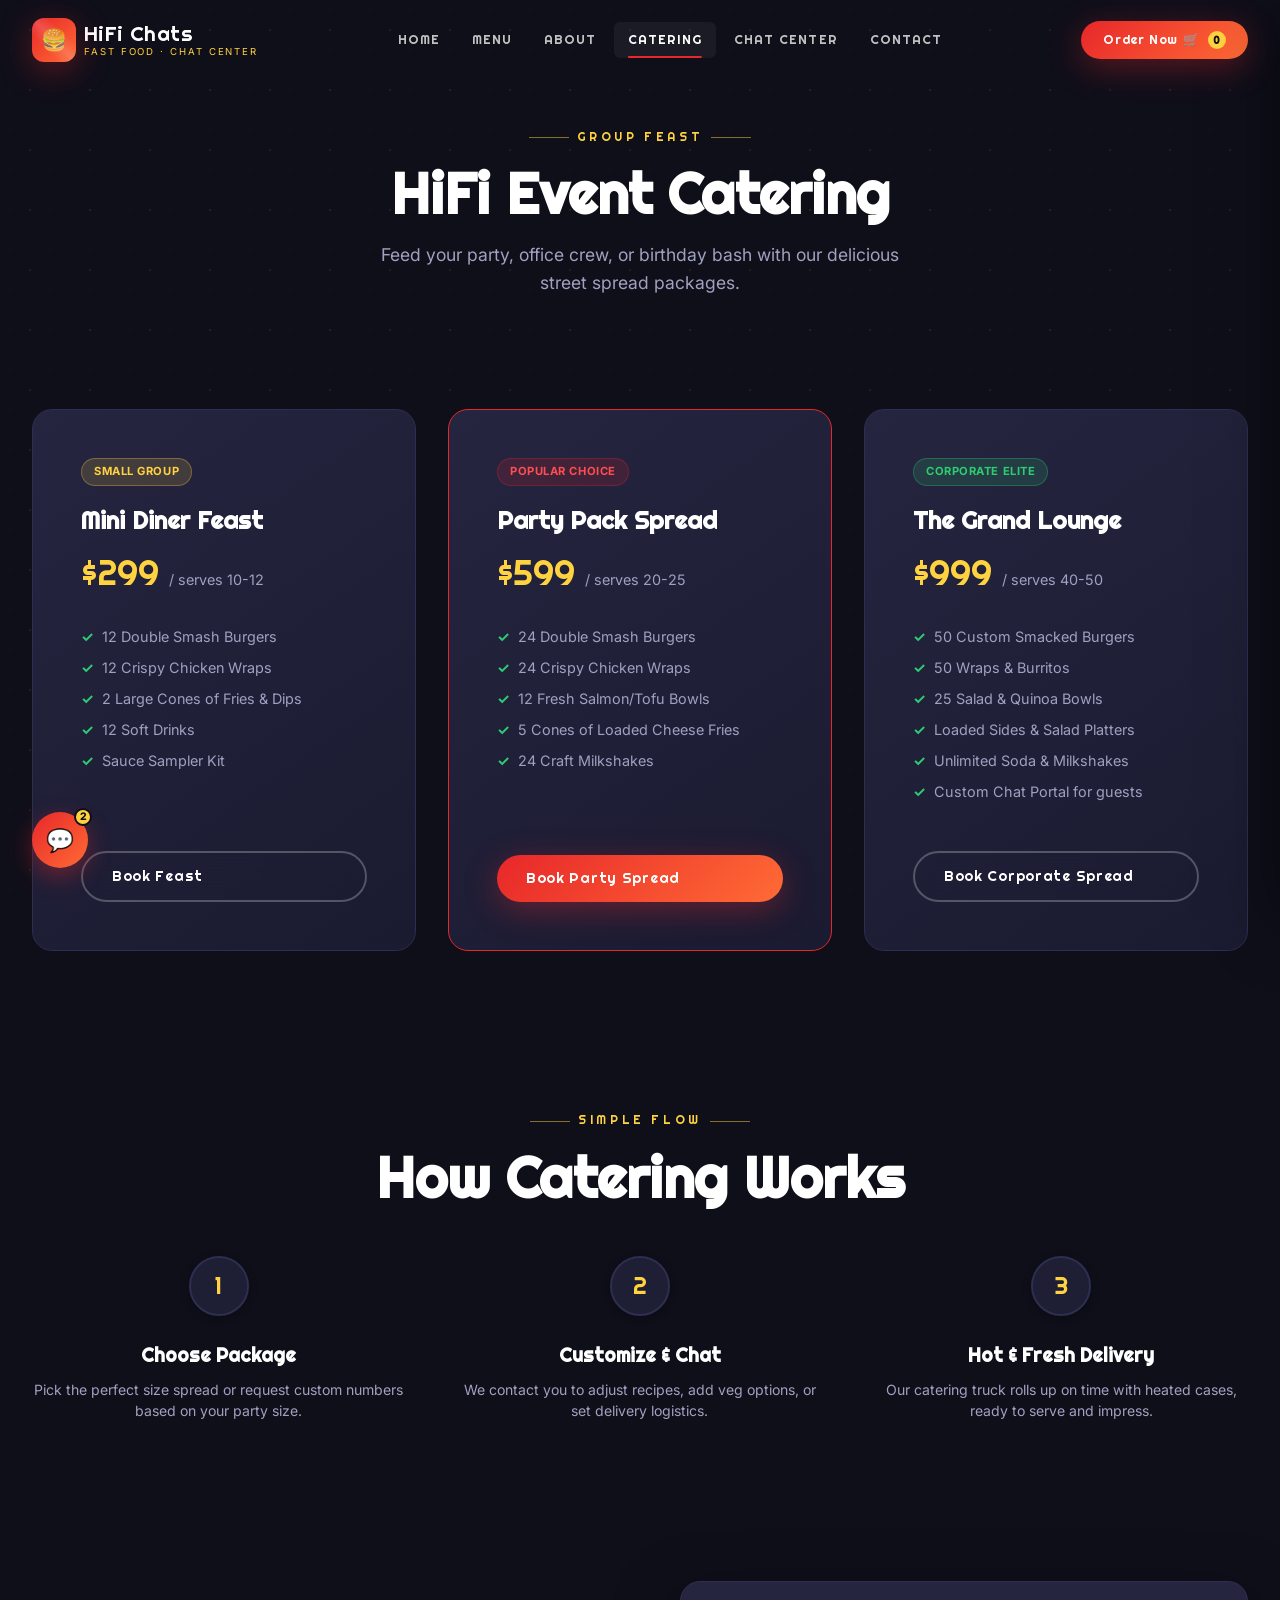
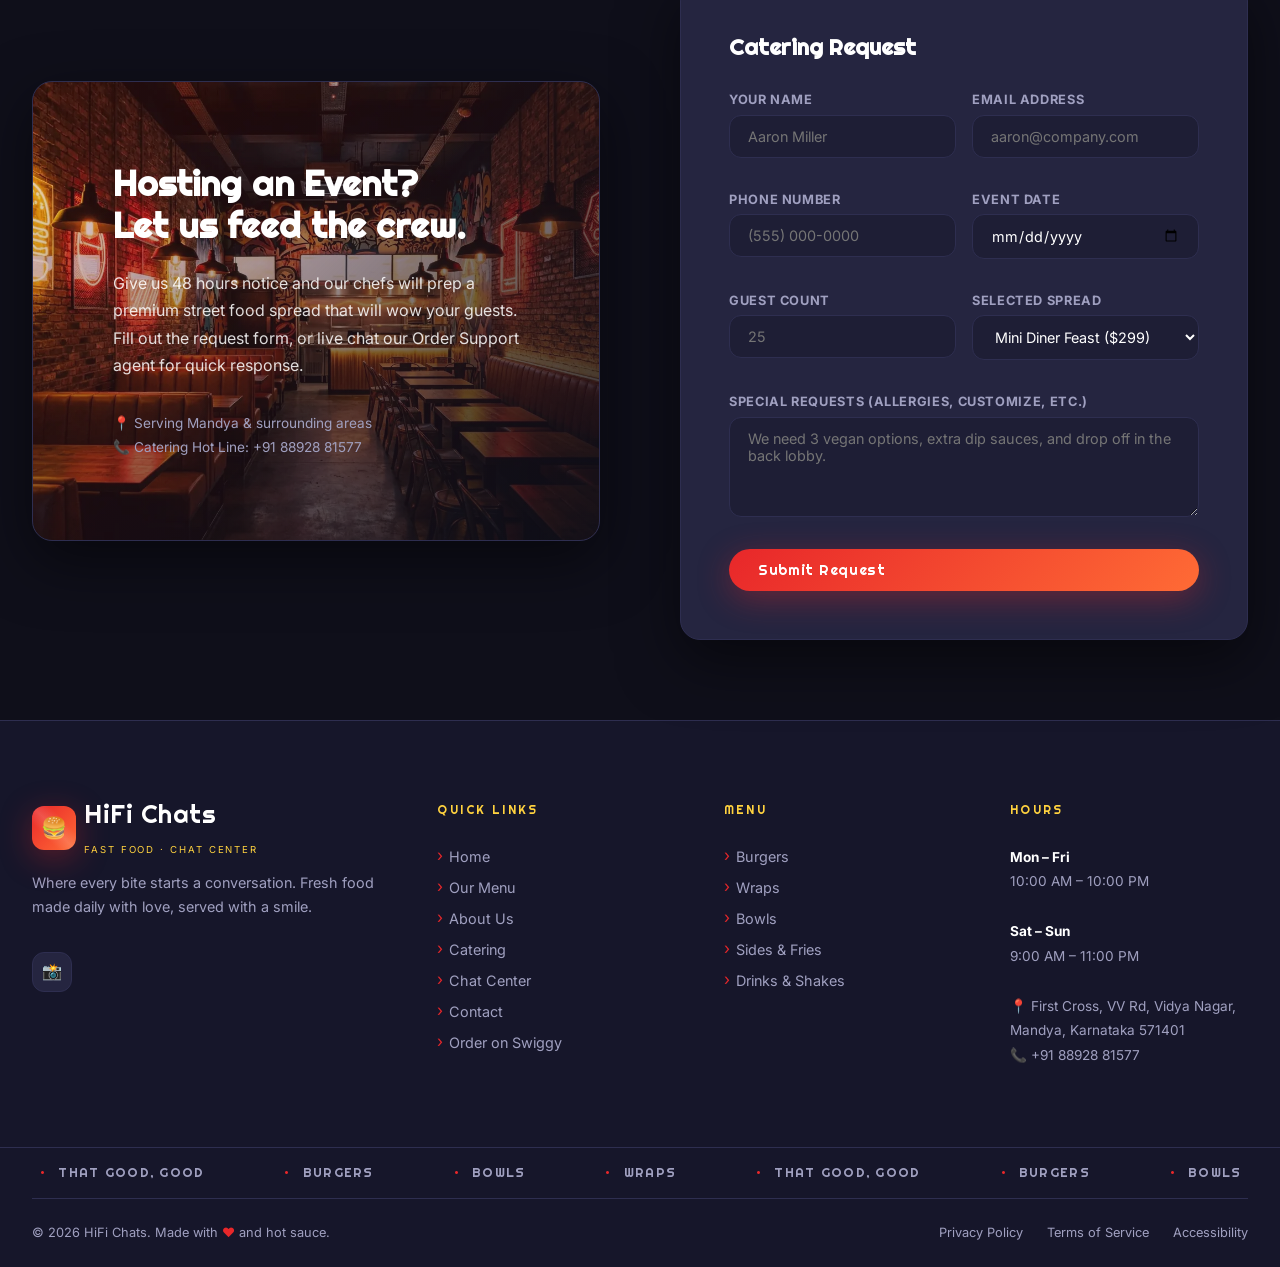
<file: catering.html>
<!DOCTYPE html>
<html lang="en">
<head>
  <meta charset="UTF-8">
  <meta name="viewport" content="width=device-width, initial-scale=1.0">
  <link rel="icon" href="data:image/svg+xml,<svg xmlns=%22http://www.w3.org/2000/svg%22 viewBox=%220 0 100 100%22><text y=%22.9em%22 font-size=%2290%22>🍔</text></svg>">
  <meta name="description" content="HiFi Chats event catering — street food spreads for parties, offices, and events from 10 to 50+ guests. Pick a package and book online.">
  <meta name="theme-color" content="#0F0F1A">
  <title>Catering & Events | HiFi Chats - Street Food & Conversation</title>
  <!-- Google Fonts -->
  <link rel="preconnect" href="https://fonts.googleapis.com">
  <link rel="preconnect" href="https://fonts.gstatic.com" crossorigin>
  <link href="https://fonts.googleapis.com/css2?family=Plus+Jakarta+Sans:wght@400;500;600;700;800&family=Playfair+Display:ital,wght@0,600;0,700;1,600&display=swap" rel="stylesheet">
  <!-- Stylesheets -->
  <link rel="stylesheet" href="css/main.css">
  <link rel="stylesheet" href="css/components.css">
  <link rel="stylesheet" href="css/animations.css">
  <style>
    /* Catering Page Styling */
    .catering-hero {
      padding-top: calc(var(--nav-height) + 3rem);
      padding-bottom: 2rem;
      text-align: center;
    }
    
    /* Packages Grid */
    .pkg-grid {
      display: grid;
      grid-template-columns: repeat(3, 1fr);
      gap: var(--space-xl);
    }
    .pkg-card {
      padding: var(--space-2xl);
      display: flex;
      flex-direction: column;
      border: 1px solid var(--hifi-border);
      transition: all var(--trans-mid);
    }
    .pkg-badge {
      align-self: flex-start;
      margin-bottom: var(--space-md);
    }
    .pkg-name {
      font-family: var(--font-display);
      font-size: 1.5rem;
      margin-bottom: var(--space-xs);
      color: #fff;
    }
    .pkg-price {
      font-family: var(--font-display);
      font-size: 2.2rem;
      color: var(--hifi-yellow);
      margin-bottom: var(--space-lg);
    }
    .pkg-price span {
      font-size: 0.9rem;
      color: var(--hifi-muted);
      font-family: var(--font-body);
    }
    .pkg-list {
      margin-bottom: var(--space-2xl);
      flex: 1;
      display: flex;
      flex-direction: column;
      gap: var(--space-sm);
    }
    .pkg-list li {
      font-size: 0.9rem;
      color: var(--hifi-muted);
      display: flex;
      align-items: center;
      gap: var(--space-sm);
    }
    .pkg-list li::before {
      content: '✓';
      color: var(--hifi-green);
      font-weight: 700;
    }
    
    /* Steps */
    .steps-grid {
      display: grid;
      grid-template-columns: repeat(3, 1fr);
      gap: var(--space-2xl);
      text-align: center;
    }
    .step-item {
      position: relative;
    }
    .step-num {
      width: 60px;
      height: 60px;
      border-radius: 50%;
      background: var(--hifi-charcoal);
      border: 2px solid var(--hifi-border);
      display: flex;
      align-items: center;
      justify-content: center;
      font-family: var(--font-display);
      font-size: 1.5rem;
      color: var(--hifi-yellow);
      margin: 0 auto var(--space-lg) auto;
      box-shadow: var(--shadow-sm);
    }
    .step-name {
      font-family: var(--font-display);
      font-size: 1.2rem;
      margin-bottom: var(--space-sm);
      color: #fff;
    }
    .step-desc {
      color: var(--hifi-muted);
      font-size: 0.88rem;
      line-height: 1.5;
    }
    
    /* Booking Form Layout */
    .booking-section {
      display: grid;
      grid-template-columns: repeat(2, minmax(0, 1fr));
      gap: var(--space-3xl);
      align-items: center;
    }
    .booking-info-banner {
      background: linear-gradient(135deg, rgba(232,39,42,0.15) 0%, rgba(15,15,26,0.9) 100%), url('assets/interior.webp');
      background-size: cover;
      background-position: center;
      border: 1px solid var(--hifi-border);
      border-radius: var(--radius-lg);
      padding: var(--space-3xl);
      height: 100%;
      min-height: 400px;
      display: flex;
      flex-direction: column;
      justify-content: center;
      box-shadow: var(--shadow-lg);
    }
    .booking-form-card {
      background: var(--hifi-card);
      border: 1px solid var(--hifi-border);
      border-radius: var(--radius-lg);
      padding: var(--space-2xl);
      box-shadow: var(--shadow-lg);
    }
    .form-grid {
      display: grid;
      grid-template-columns: repeat(2, minmax(0, 1fr));
      gap: var(--space-md);
    }
    .form-group {
      margin-bottom: var(--space-md);
      display: flex;
      flex-direction: column;
      gap: var(--space-xs);
    }
    .form-group.full {
      grid-column: span 2;
    }
    .form-label {
      font-size: 0.8rem;
      font-weight: 700;
      letter-spacing: 0.05em;
      text-transform: uppercase;
      color: var(--hifi-muted);
    }
    .form-input, .form-select, .form-textarea {
      width: 100%;
      padding: 12px 18px;
      border-radius: var(--radius-md);
      background: var(--hifi-charcoal);
      border: 1px solid var(--hifi-border);
      color: #fff;
      font-family: inherit;
      font-size: 0.9rem;
      outline: none;
      transition: border-color var(--trans-fast);
    }
    .form-input:focus, .form-select:focus, .form-textarea:focus {
      border-color: var(--hifi-red);
    }
    .form-textarea {
      resize: vertical;
      min-height: 100px;
    }
    
    @media (max-width: 900px) {
      .pkg-grid { grid-template-columns: 1fr; max-width: 420px; margin-inline: auto; }
      .steps-grid { grid-template-columns: 1fr; }
      .booking-section { grid-template-columns: 1fr; gap: var(--space-xl); }
    }
  </style>
</head>
<body class="particles-bg">
  <div class="page-transition"></div>

  <!-- Navbar -->
  <header class="navbar" id="navbar">
    <div class="container">
      <a href="index.html" class="nav-logo" data-nav>
        <div class="logo-icon">🍔</div>
        <div class="logo-text">
          <span class="logo-name">HiFi Chats</span>
          <span class="logo-tagline">Fast Food · Chat Center</span>
        </div>
      </a>
      <nav class="nav-links">
        <a href="index.html" class="nav-link" data-nav>Home</a>
        <a href="menu.html" class="nav-link" data-nav>Menu</a>
        <a href="about.html" class="nav-link" data-nav>About</a>
        <a href="catering.html" class="nav-link active" data-nav>Catering</a>
        <a href="chat.html" class="nav-link" data-nav>Chat Center</a>
        <a href="contact.html" class="nav-link" data-nav>Contact</a>
      </nav>
      <div class="nav-actions">
        <button type="button" class="nav-order-btn cart-toggle">Order Now 🛒 <span class="order-badge" style="display:inline-flex;align-items:center;justify-content:center;width:18px;height:18px;background:#FFD23F;color:#0F0F1A;border-radius:50%;font-size:0.65rem;font-weight:800;margin-left:4px;transition:transform 0.2s;">0</span></button>
      </div>
      <button class="nav-hamburger" id="hamburger" aria-label="Toggle menu">
        <span></span>
        <span></span>
        <span></span>
      </button>
    </div>
  </header>

  <!-- Mobile Navigation Menu -->
  <nav class="nav-mobile" id="mobile-nav">
    <a href="index.html" class="nav-link" data-nav>Home</a>
    <a href="menu.html" class="nav-link" data-nav>Menu</a>
    <a href="about.html" class="nav-link" data-nav>About</a>
    <a href="catering.html" class="nav-link active" data-nav>Catering</a>
    <a href="chat.html" class="nav-link" data-nav>Chat Center</a>
    <a href="contact.html" class="nav-link" data-nav>Contact</a>
    <button type="button" class="nav-order-btn cart-toggle">Order Now 🛒 <span class="order-badge" style="display:inline-flex;align-items:center;justify-content:center;width:18px;height:18px;background:#FFD23F;color:#0F0F1A;border-radius:50%;font-size:0.65rem;font-weight:800;margin-left:4px;transition:transform 0.2s;">0</span></button>
  </nav>

  <main>
    <!-- Catering Hero -->
    <section class="catering-hero container">
      <span class="section-label" style="justify-content: center;">Group Feast</span>
      <h1 class="section-title">HiFi Event Catering</h1>
      <p class="section-subtitle" style="margin-inline: auto;">Feed your party, office crew, or birthday bash with our delicious street spread packages.</p>
    </section>

    <!-- Packages Section -->
    <section class="section-padding container">
      <div class="pkg-grid stagger">
        <!-- Card 1 -->
        <div class="card pkg-card reveal">
          <span class="badge badge-pop pkg-badge">Small Group</span>
          <h2 class="pkg-name">Mini Diner Feast</h2>
          <div class="pkg-price">$299 <span>/ serves 10-12</span></div>
          <ul class="pkg-list">
            <li>12 Double Smash Burgers</li>
            <li>12 Crispy Chicken Wraps</li>
            <li>2 Large Cones of Fries & Dips</li>
            <li>12 Soft Drinks</li>
            <li>Sauce Sampler Kit</li>
          </ul>
          <a href="#book-form" class="btn btn-secondary text-center">Book Feast</a>
        </div>
        <!-- Card 2 -->
        <div class="card pkg-card reveal" style="border-color: var(--hifi-red);">
          <span class="badge badge-hot pkg-badge">Popular Choice</span>
          <h2 class="pkg-name">Party Pack Spread</h2>
          <div class="pkg-price">$599 <span>/ serves 20-25</span></div>
          <ul class="pkg-list">
            <li>24 Double Smash Burgers</li>
            <li>24 Crispy Chicken Wraps</li>
            <li>12 Fresh Salmon/Tofu Bowls</li>
            <li>5 Cones of Loaded Cheese Fries</li>
            <li>24 Craft Milkshakes</li>
          </ul>
          <a href="#book-form" class="btn btn-primary text-center">Book Party Spread</a>
        </div>
        <!-- Card 3 -->
        <div class="card pkg-card reveal">
          <span class="badge badge-new pkg-badge">Corporate Elite</span>
          <h2 class="pkg-name">The Grand Lounge</h2>
          <div class="pkg-price">$999 <span>/ serves 40-50</span></div>
          <ul class="pkg-list">
            <li>50 Custom Smacked Burgers</li>
            <li>50 Wraps & Burritos</li>
            <li>25 Salad & Quinoa Bowls</li>
            <li>Loaded Sides & Salad Platters</li>
            <li>Unlimited Soda & Milkshakes</li>
            <li>Custom Chat Portal for guests</li>
          </ul>
          <a href="#book-form" class="btn btn-secondary text-center">Book Corporate Spread</a>
        </div>
      </div>
    </section>

    <!-- How it works -->
    <section class="section-padding bg-light">
      <div class="container">
        <div class="text-center" style="margin-bottom: 3rem;">
          <span class="section-label" style="justify-content: center;">Simple Flow</span>
          <h2 class="section-title">How Catering Works</h2>
        </div>
        
        <div class="steps-grid stagger">
          <div class="step-item reveal">
            <div class="step-num">1</div>
            <h3 class="step-name">Choose Package</h3>
            <p class="step-desc">Pick the perfect size spread or request custom numbers based on your party size.</p>
          </div>
          <div class="step-item reveal">
            <div class="step-num">2</div>
            <h3 class="step-name">Customize & Chat</h3>
            <p class="step-desc">We contact you to adjust recipes, add veg options, or set delivery logistics.</p>
          </div>
          <div class="step-item reveal">
            <div class="step-num">3</div>
            <h3 class="step-name">Hot & Fresh Delivery</h3>
            <p class="step-desc">Our catering truck rolls up on time with heated cases, ready to serve and impress.</p>
          </div>
        </div>
      </div>
    </section>

    <!-- Booking Form Section -->
    <section class="section-padding container" id="book-form">
      <div class="booking-section">
        <div class="reveal-left">
          <div class="booking-info-banner">
            <h2 class="display-font" style="font-size: 2.2rem; margin-bottom: 1.5rem; color: #fff; line-height: 1.2;">Hosting an Event?<br>Let us feed the crew.</h2>
            <p style="color: rgba(255,255,255,0.85); margin-bottom: 2rem; line-height: 1.7;">Give us 48 hours notice and our chefs will prep a premium street food spread that will wow your guests. Fill out the request form, or live chat our Order Support agent for quick response.</p>
            <div class="footer-hours">
              <p>📍 Serving Mandya &amp; surrounding areas</p>
              <p>📞 Catering Hot Line: <a href="tel:+918892881577">+91 88928 81577</a></p>
            </div>
          </div>
        </div>
        <div class="reveal-right">
          <div class="booking-form-card">
            <h3 class="display-font" style="font-size: 1.4rem; margin-bottom: 1.5rem; color: #fff;">Catering Request</h3>
            
            <form data-success="🎉 Request submitted! Our catering manager will contact you within 2 hours.">
              <div class="form-grid">
                <div class="form-group">
                  <label class="form-label" for="cater-name">Your Name</label>
                  <input type="text" id="cater-name" name="name" autocomplete="name" class="form-input" placeholder="Aaron Miller" required>
                </div>
                <div class="form-group">
                  <label class="form-label" for="cater-email">Email Address</label>
                  <input type="email" id="cater-email" name="email" autocomplete="email" class="form-input" placeholder="aaron@company.com" required>
                </div>
                <div class="form-group">
                  <label class="form-label" for="cater-phone">Phone Number</label>
                  <input type="tel" id="cater-phone" name="phone" autocomplete="tel" class="form-input" placeholder="(555) 000-0000" required>
                </div>
                <div class="form-group">
                  <label class="form-label" for="cater-date">Event Date</label>
                  <input type="date" id="cater-date" name="event_date" class="form-input" required>
                </div>
                <div class="form-group">
                  <label class="form-label" for="cater-guests">Guest Count</label>
                  <input type="number" id="cater-guests" name="guest_count" class="form-input" placeholder="25" min="10" required>
                </div>
                <div class="form-group">
                  <label class="form-label" for="cater-spread">Selected Spread</label>
                  <select id="cater-spread" name="spread" class="form-select">
                    <option>Mini Diner Feast ($299)</option>
                    <option>Party Pack Spread ($599)</option>
                    <option>The Grand Lounge ($999)</option>
                    <option>Custom Request</option>
                  </select>
                </div>
                <div class="form-group full">
                  <label class="form-label" for="cater-notes">Special Requests (Allergies, customize, etc.)</label>
                  <textarea id="cater-notes" name="notes" class="form-textarea" placeholder="We need 3 vegan options, extra dip sauces, and drop off in the back lobby."></textarea>
                </div>
              </div>
              <button type="submit" class="btn btn-primary" style="width: 100%; margin-top: 1rem;">Submit Request</button>
            </form>
          </div>
        </div>
      </div>
    </section>
  </main>

  <!-- Footer -->
  <footer class="footer">
    <div class="container">
      <div class="footer-grid">
        <div class="footer-brand">
          <div class="nav-logo" style="margin-bottom:1rem;">
            <div class="logo-icon">🍔</div>
            <div class="logo-text">
              <span class="logo-name">HiFi Chats</span>
              <span class="logo-tagline">Fast Food · Chat Center</span>
            </div>
          </div>
          <p class="footer-desc">Where every bite starts a conversation. Fresh food made daily with love, served with a smile.</p>
          <div class="footer-social">
            <a href="https://www.instagram.com/hifichats/" target="_blank" rel="noopener noreferrer" class="social-btn" aria-label="HiFi Chats on Instagram">📸</a>
          </div>
        </div>
        <div>
          <p class="footer-col-title">Quick Links</p>
          <ul class="footer-links">
            <li><a href="index.html">Home</a></li>
            <li><a href="menu.html">Our Menu</a></li>
            <li><a href="about.html">About Us</a></li>
            <li><a href="catering.html">Catering</a></li>
            <li><a href="chat.html">Chat Center</a></li>
            <li><a href="contact.html">Contact</a></li>
            <li><a href="https://www.swiggy.com/restaurants/hifi-chats-vidya-nagar-koramangala-bangalore-1005236/dineout" target="_blank" rel="noopener noreferrer">Order on Swiggy</a></li>
          </ul>
        </div>
        <div>
          <p class="footer-col-title">Menu</p>
          <ul class="footer-links">
            <li><a href="menu.html">Burgers</a></li>
            <li><a href="menu.html">Wraps</a></li>
            <li><a href="menu.html">Bowls</a></li>
            <li><a href="menu.html">Sides & Fries</a></li>
            <li><a href="menu.html">Drinks & Shakes</a></li>
          </ul>
        </div>
        <div>
          <p class="footer-col-title">Hours</p>
          <div class="footer-hours">
            <p><strong>Mon – Fri</strong><br>10:00 AM – 10:00 PM</p>
            <br>
            <p><strong>Sat – Sun</strong><br>9:00 AM – 11:00 PM</p>
            <br>
            <p>📍 First Cross, VV Rd, Vidya Nagar,<br>Mandya, Karnataka 571401</p>
            <p>📞 <a href="tel:+918892881577">+91 88928 81577</a></p>
          </div>
        </div>
      </div>
    </div>
    <div class="ticker-wrap" style="background:var(--hifi-dark2);border-top:1px solid var(--hifi-border);">
      <div class="ticker-track">
        <span class="ticker-item" style="color:var(--hifi-muted)"><span class="ticker-dot" style="color:var(--hifi-red)">•</span> that good, good</span>
        <span class="ticker-item" style="color:var(--hifi-muted)"><span class="ticker-dot" style="color:var(--hifi-red)">•</span> burgers</span>
        <span class="ticker-item" style="color:var(--hifi-muted)"><span class="ticker-dot" style="color:var(--hifi-red)">•</span> bowls</span>
        <span class="ticker-item" style="color:var(--hifi-muted)"><span class="ticker-dot" style="color:var(--hifi-red)">•</span> wraps</span>
        <span class="ticker-item" style="color:var(--hifi-muted)"><span class="ticker-dot" style="color:var(--hifi-red)">•</span> that good, good</span>
        <span class="ticker-item" style="color:var(--hifi-muted)"><span class="ticker-dot" style="color:var(--hifi-red)">•</span> burgers</span>
        <span class="ticker-item" style="color:var(--hifi-muted)"><span class="ticker-dot" style="color:var(--hifi-red)">•</span> bowls</span>
        <span class="ticker-item" style="color:var(--hifi-muted)"><span class="ticker-dot" style="color:var(--hifi-red)">•</span> wraps</span>
      </div>
    </div>
    <div class="container">
      <div class="footer-bottom">
        <p class="footer-copy">© 2026 HiFi Chats. Made with <span>❤</span> and hot sauce.</p>
        <div class="footer-legal">
          <a href="#">Privacy Policy</a>
          <a href="#">Terms of Service</a>
          <a href="#">Accessibility</a>
        </div>
      </div>
    </div>
  </footer>

  <!-- Floating Order Button -->
  <a href="menu.html" class="fab-order" id="fab-order" aria-label="Order Now">
    <span class="fab-pulse"></span> Order Now
  </a>

  <!-- Chat Widget -->
  <div class="chat-widget">
    <div class="chat-popup" id="chat-popup">
      <div class="chat-popup-header">
        <div class="chat-popup-avatar">🧑‍🍳</div>
        <div class="chat-popup-info">
          <strong>HiFi Support</strong>
          <small>Usually replies instantly</small>
        </div>
        <div class="online-dot"></div>
      </div>
      <div class="chat-popup-body">
        <div class="chat-bubble-msg">👋 Hey! Ready to order? We've got today's specials waiting for you!</div>
        <div class="chat-bubble-msg" style="animation-delay:0.2s">🍔 Our HiFi Classic is 20% off today only!</div>
        <a href="chat.html" class="chat-popup-cta">Start Chatting →</a>
      </div>
    </div>
    <button class="chat-widget-btn" id="chat-widget-btn" aria-label="Open chat">💬</button>
    <span class="chat-widget-badge">2</span>
  </div>

  <!-- Scripts -->
  <script src="js/cart.js"></script>
  <script src="js/main.js"></script>
  <script>
    // Pre-select the matching package in the booking form dropdown
    document.querySelectorAll('.pkg-card').forEach(card => {
      const pkgName = card.querySelector('.pkg-name')?.textContent.trim();
      const pkgPrice = card.querySelector('.pkg-price')?.firstChild.textContent.trim();
      const bookBtn = card.querySelector('a[href="#book-form"]');
      if (!bookBtn || !pkgName) return;
      bookBtn.addEventListener('click', () => {
        const select = document.querySelector('.booking-form-card .form-select');
        if (!select) return;
        const match = Array.from(select.options).find(opt => opt.textContent.includes(pkgName));
        if (match) select.value = match.value;
      });
    });
  </script>
</body>
</html>
</file>
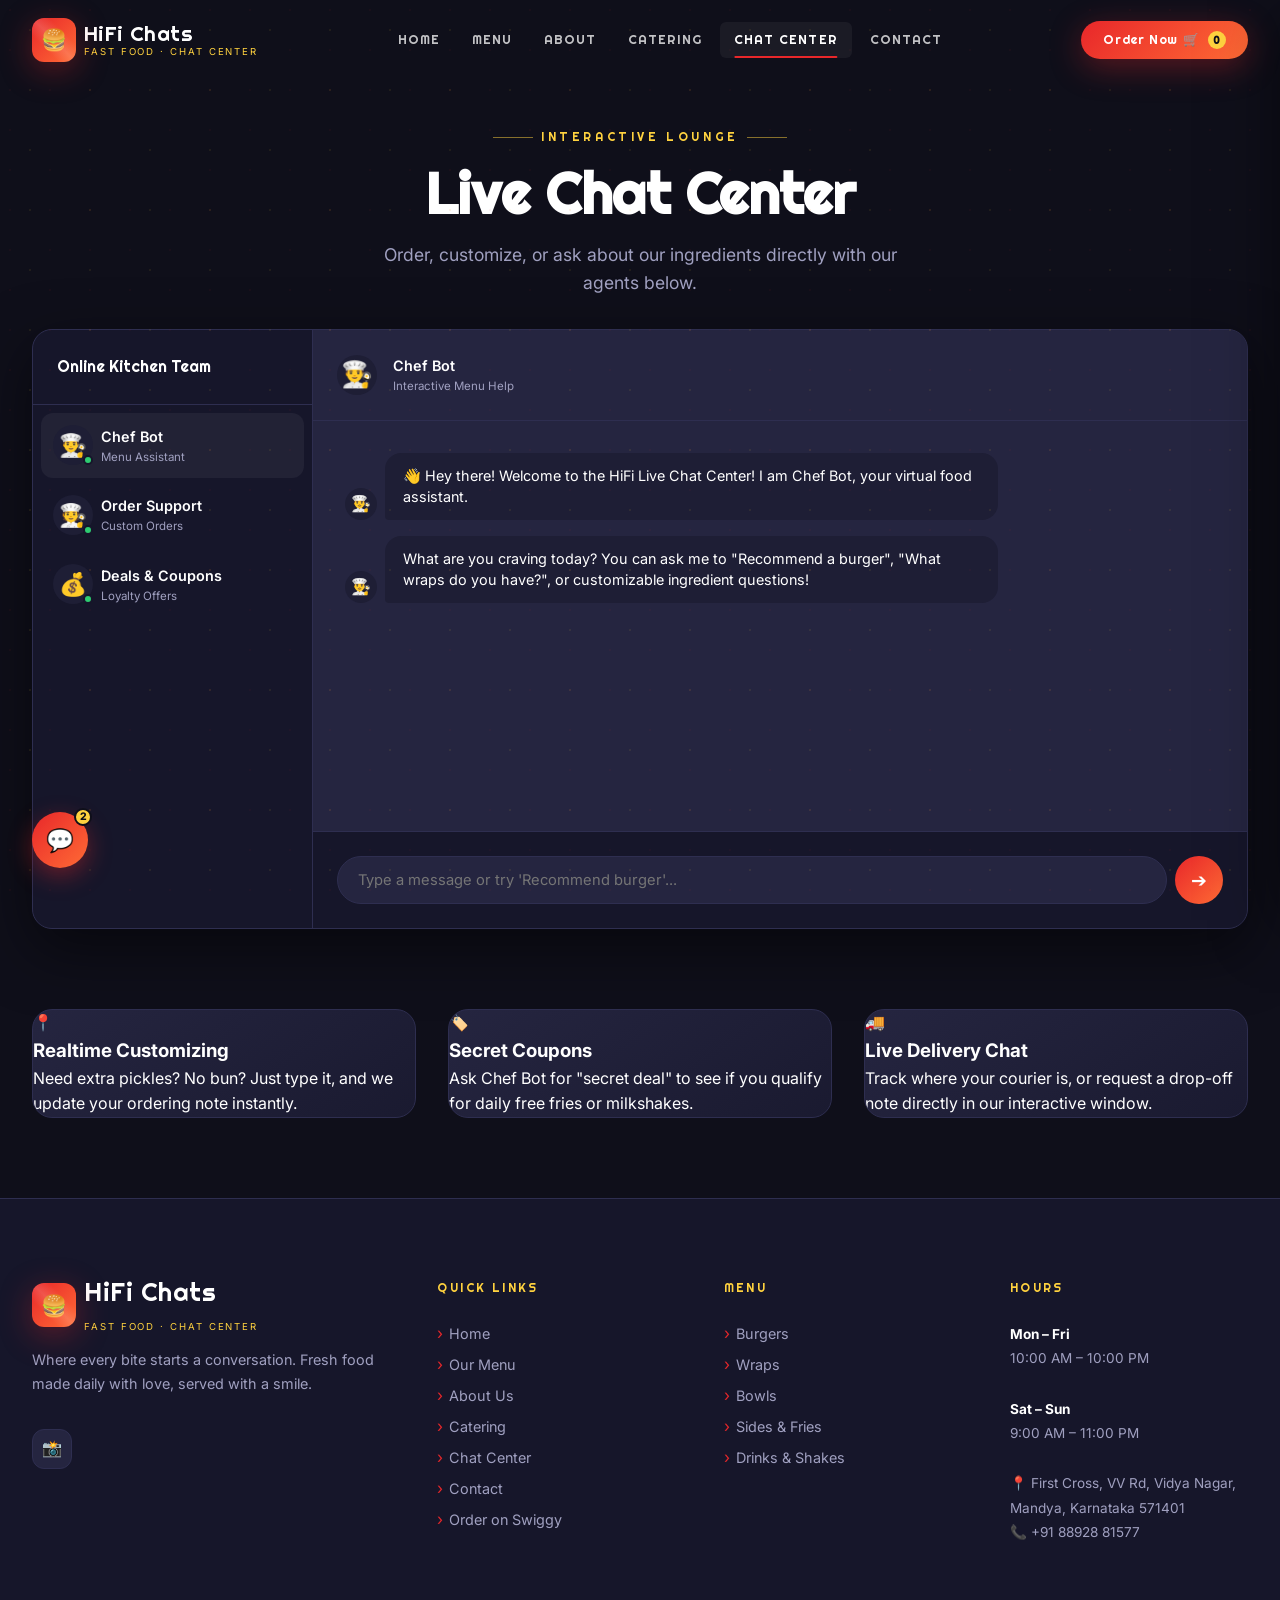
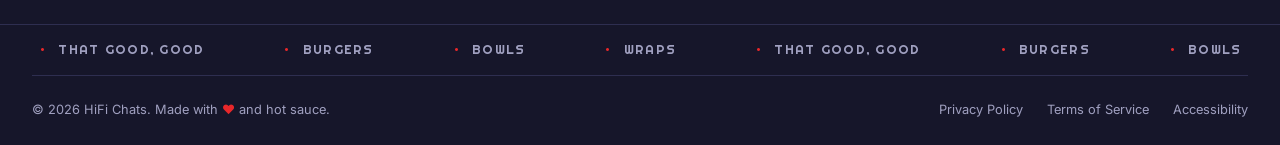
<file: chat.html>
<!DOCTYPE html>
<html lang="en">
<head>
  <meta charset="UTF-8">
  <meta name="viewport" content="width=device-width, initial-scale=1.0">
  <link rel="icon" href="data:image/svg+xml,<svg xmlns=%22http://www.w3.org/2000/svg%22 viewBox=%220 0 100 100%22><text y=%22.9em%22 font-size=%2290%22>🍔</text></svg>">
  <meta name="description" content="Chat live with the HiFi Chats kitchen team — get menu recommendations, customize your order, and unlock daily deals in the Live Chat Center.">
  <meta name="theme-color" content="#0F0F1A">
  <title>Chat Center | HiFi Chats - Street Food & Conversation</title>
  <!-- Google Fonts -->
  <link rel="preconnect" href="https://fonts.googleapis.com">
  <link rel="preconnect" href="https://fonts.gstatic.com" crossorigin>
  <link href="https://fonts.googleapis.com/css2?family=Plus+Jakarta+Sans:wght@400;500;600;700;800&family=Playfair+Display:ital,wght@0,600;0,700;1,600&display=swap" rel="stylesheet">
  <!-- Stylesheets -->
  <link rel="stylesheet" href="css/main.css">
  <link rel="stylesheet" href="css/components.css">
  <link rel="stylesheet" href="css/animations.css">
  <style>
    /* Chat page layouts */
    .chat-hero {
      padding-top: calc(var(--nav-height) + 3rem);
      padding-bottom: 2rem;
      text-align: center;
    }
    .chat-container {
      display: grid;
      grid-template-columns: 280px 1fr;
      height: 600px;
      background: var(--hifi-card);
      border: 1px solid var(--hifi-border);
      border-radius: var(--radius-lg);
      overflow: hidden;
      box-shadow: var(--shadow-lg);
      margin-bottom: var(--space-3xl);
    }
    
    /* Left sidebar */
    .chat-sidebar {
      background: var(--hifi-dark2);
      border-right: 1px solid var(--hifi-border);
      display: flex;
      flex-direction: column;
    }
    .sidebar-header {
      padding: var(--space-lg);
      border-bottom: 1px solid var(--hifi-border);
    }
    .sidebar-title {
      font-family: var(--font-display);
      font-size: 1rem;
      color: #fff;
    }
    .agent-list {
      flex: 1;
      overflow-y: auto;
      padding: var(--space-sm);
      display: flex;
      flex-direction: column;
      gap: var(--space-xs);
    }
    .agent-item {
      display: flex;
      align-items: center;
      gap: var(--space-sm);
      padding: 12px;
      border-radius: var(--radius-md);
      cursor: pointer;
      transition: background var(--trans-fast);
    }
    .agent-item:hover,
    .agent-item.active {
      background: rgba(255,255,255,0.05);
    }
    .agent-avatar {
      width: 40px;
      height: 40px;
      border-radius: 50%;
      background: var(--hifi-charcoal);
      display: flex;
      align-items: center;
      justify-content: center;
      font-size: 1.4rem;
      position: relative;
    }
    .agent-avatar .status-dot {
      position: absolute;
      bottom: 0;
      right: 0;
      width: 10px;
      height: 10px;
      background: var(--hifi-green);
      border-radius: 50%;
      border: 2px solid var(--hifi-dark2);
    }
    .agent-info {
      display: flex;
      flex-direction: column;
    }
    .agent-name {
      font-size: 0.9rem;
      font-weight: 600;
      color: #fff;
    }
    .agent-role {
      font-size: 0.72rem;
      color: var(--hifi-muted);
    }
    
    /* Right chat window */
    .chat-window {
      display: flex;
      flex-direction: column;
      background: var(--hifi-card);
    }
    .chat-window-header {
      padding: var(--space-lg);
      border-bottom: 1px solid var(--hifi-border);
      display: flex;
      align-items: center;
      gap: var(--space-md);
    }
    .chat-body {
      flex: 1;
      padding: var(--space-xl);
      overflow-y: auto;
      display: flex;
      flex-direction: column;
      gap: var(--space-md);
    }
    
    /* Bubble styles */
    .msg-row {
      display: flex;
      align-items: flex-end;
      gap: var(--space-sm);
      max-width: 75%;
    }
    .msg-row.sent {
      align-self: flex-end;
      flex-direction: row-reverse;
    }
    .msg-avatar {
      width: 32px;
      height: 32px;
      border-radius: 50%;
      background: var(--hifi-charcoal);
      display: flex;
      align-items: center;
      justify-content: center;
      font-size: 1rem;
      flex-shrink: 0;
    }
    .msg-bubble {
      padding: 12px 18px;
      border-radius: 16px 16px 16px 4px;
      background: var(--hifi-charcoal);
      color: #fff;
      font-size: 0.9rem;
      line-height: 1.5;
    }
    .msg-row.sent .msg-bubble {
      border-radius: 16px 16px 4px 16px;
      background: var(--grad-red);
    }
    
    .typing-indicator {
      display: none;
      align-items: center;
      gap: 4px;
      padding: 12px 18px;
      border-radius: 16px 16px 16px 4px;
      background: var(--hifi-charcoal);
      width: fit-content;
    }
    .typing-indicator span {
      width: 6px;
      height: 6px;
      background: var(--hifi-muted);
      border-radius: 50%;
      animation: type-bounce 1.4s infinite;
    }
    .typing-indicator span:nth-child(2) { animation-delay: 0.2s; }
    .typing-indicator span:nth-child(3) { animation-delay: 0.4s; }
    
    @keyframes type-bounce {
      0%, 100% { transform: translateY(0); opacity: 0.4; }
      50% { transform: translateY(-4px); opacity: 1; }
    }
    
    /* Input area */
    .chat-input-area {
      padding: var(--space-lg);
      border-top: 1px solid var(--hifi-border);
      background: var(--hifi-dark2);
    }
    .chat-form {
      display: flex;
      gap: var(--space-sm);
    }
    .chat-text-input {
      flex: 1;
      padding: 14px 20px;
      border-radius: var(--radius-pill);
      background: var(--hifi-card);
      border: 1px solid var(--hifi-border);
      color: #fff;
      font-family: inherit;
      outline: none;
      font-size: 0.92rem;
      transition: border-color var(--trans-fast);
    }
    .chat-text-input:focus {
      border-color: var(--hifi-red);
    }
    .chat-send-btn {
      width: 48px;
      height: 48px;
      border-radius: 50%;
      background: var(--grad-red);
      color: #fff;
      display: flex;
      align-items: center;
      justify-content: center;
      font-size: 1.2rem;
      transition: all var(--trans-fast);
    }
    .chat-send-btn:hover {
      transform: scale(1.05);
      box-shadow: var(--shadow-red);
    }
    
    /* Live Features Section */
    .chat-features {
      display: grid;
      grid-template-columns: repeat(3, 1fr);
      gap: var(--space-xl);
      margin-bottom: var(--space-3xl);
    }
    
    @media (max-width: 768px) {
      .chat-container { grid-template-columns: 1fr; }
      .chat-sidebar { display: none; }
      .chat-features { grid-template-columns: 1fr; }
    }
  </style>
</head>
<body class="particles-bg">
  <div class="page-transition"></div>

  <!-- Navbar -->
  <header class="navbar" id="navbar">
    <div class="container">
      <a href="index.html" class="nav-logo" data-nav>
        <div class="logo-icon">🍔</div>
        <div class="logo-text">
          <span class="logo-name">HiFi Chats</span>
          <span class="logo-tagline">Fast Food · Chat Center</span>
        </div>
      </a>
      <nav class="nav-links">
        <a href="index.html" class="nav-link" data-nav>Home</a>
        <a href="menu.html" class="nav-link" data-nav>Menu</a>
        <a href="about.html" class="nav-link" data-nav>About</a>
        <a href="catering.html" class="nav-link" data-nav>Catering</a>
        <a href="chat.html" class="nav-link active" data-nav>Chat Center</a>
        <a href="contact.html" class="nav-link" data-nav>Contact</a>
      </nav>
      <div class="nav-actions">
        <button type="button" class="nav-order-btn cart-toggle">Order Now 🛒 <span class="order-badge" style="display:inline-flex;align-items:center;justify-content:center;width:18px;height:18px;background:#FFD23F;color:#0F0F1A;border-radius:50%;font-size:0.65rem;font-weight:800;margin-left:4px;transition:transform 0.2s;">0</span></button>
      </div>
      <button class="nav-hamburger" id="hamburger" aria-label="Toggle menu">
        <span></span>
        <span></span>
        <span></span>
      </button>
    </div>
  </header>

  <!-- Mobile Navigation Menu -->
  <nav class="nav-mobile" id="mobile-nav">
    <a href="index.html" class="nav-link" data-nav>Home</a>
    <a href="menu.html" class="nav-link" data-nav>Menu</a>
    <a href="about.html" class="nav-link" data-nav>About</a>
    <a href="catering.html" class="nav-link" data-nav>Catering</a>
    <a href="chat.html" class="nav-link active" data-nav>Chat Center</a>
    <a href="contact.html" class="nav-link" data-nav>Contact</a>
    <button type="button" class="nav-order-btn cart-toggle">Order Now 🛒 <span class="order-badge" style="display:inline-flex;align-items:center;justify-content:center;width:18px;height:18px;background:#FFD23F;color:#0F0F1A;border-radius:50%;font-size:0.65rem;font-weight:800;margin-left:4px;transition:transform 0.2s;">0</span></button>
  </nav>

  <main class="container">
    <section class="chat-hero">
      <span class="section-label" style="justify-content: center;">Interactive Lounge</span>
      <h1 class="section-title">Live Chat Center</h1>
      <p class="section-subtitle" style="margin-inline: auto;">Order, customize, or ask about our ingredients directly with our agents below.</p>
    </section>

    <!-- Chat Console Wrapper -->
    <div class="chat-container reveal">
      <!-- Sidebar of agents -->
      <div class="chat-sidebar">
        <div class="sidebar-header">
          <span class="sidebar-title">Online Kitchen Team</span>
        </div>
        <div class="agent-list">
          <div class="agent-item active" data-avatar="👨‍🍳" data-name="Chef Bot" data-role="Interactive Menu Help">
            <div class="agent-avatar">👨‍🍳<div class="status-dot"></div></div>
            <div class="agent-info">
              <span class="agent-name">Chef Bot</span>
              <span class="agent-role">Menu Assistant</span>
            </div>
          </div>
          <div class="agent-item" data-avatar="🧑‍🍳" data-name="Order Support" data-role="Live Diner Help">
            <div class="agent-avatar">🧑‍🍳<div class="status-dot"></div></div>
            <div class="agent-info">
              <span class="agent-name">Order Support</span>
              <span class="agent-role">Custom Orders</span>
            </div>
          </div>
          <div class="agent-item" data-avatar="💰" data-name="Deals & Promos" data-role="Diner Perks">
            <div class="agent-avatar">💰<div class="status-dot"></div></div>
            <div class="agent-info">
              <span class="agent-name">Deals & Coupons</span>
              <span class="agent-role">Loyalty Offers</span>
            </div>
          </div>
        </div>
      </div>

      <!-- Main chat screen -->
      <div class="chat-window">
        <div class="chat-window-header">
          <div class="agent-avatar" id="current-agent-avatar" style="font-size:1.6rem;">👨‍🍳</div>
          <div class="agent-info">
            <span class="agent-name" id="current-agent-name">Chef Bot</span>
            <span class="agent-role" id="current-agent-role">Interactive Menu Help</span>
          </div>
        </div>
        
        <div class="chat-body" id="chat-body">
          <div class="msg-row">
            <div class="msg-avatar">👨‍🍳</div>
            <div class="msg-bubble">
              👋 Hey there! Welcome to the HiFi Live Chat Center! I am Chef Bot, your virtual food assistant.
            </div>
          </div>
          <div class="msg-row">
            <div class="msg-avatar">👨‍🍳</div>
            <div class="msg-bubble">
              What are you craving today? You can ask me to "Recommend a burger", "What wraps do you have?", or customizable ingredient questions!
            </div>
          </div>
          
          <!-- Typing indicator -->
          <div class="msg-row" id="typing-row" style="display: none;">
            <div class="msg-avatar" id="typing-avatar">👨‍🍳</div>
            <div class="typing-indicator" style="display: flex;">
              <span></span><span></span><span></span>
            </div>
          </div>
        </div>

        <div class="chat-input-area">
          <form class="chat-form" id="chat-form" onsubmit="event.preventDefault(); handleSendMsg();">
            <input type="text" id="chat-input" class="chat-text-input" placeholder="Type a message or try 'Recommend burger'..." autocomplete="off">
            <button type="submit" class="chat-send-btn" aria-label="Send message">➔</button>
          </form>
        </div>
      </div>
    </div>

    <!-- Chat Features -->
    <div class="chat-features stagger">
      <div class="card value-card reveal">
        <span class="value-icon">📍</span>
        <h3 class="value-name">Realtime Customizing</h3>
        <p class="value-desc">Need extra pickles? No bun? Just type it, and we update your ordering note instantly.</p>
      </div>
      <div class="card value-card reveal">
        <span class="value-icon">🏷️</span>
        <h3 class="value-name">Secret Coupons</h3>
        <p class="value-desc">Ask Chef Bot for "secret deal" to see if you qualify for daily free fries or milkshakes.</p>
      </div>
      <div class="card value-card reveal">
        <span class="value-icon">🚚</span>
        <h3 class="value-name">Live Delivery Chat</h3>
        <p class="value-desc">Track where your courier is, or request a drop-off note directly in our interactive window.</p>
      </div>
    </div>
  </main>

  <!-- Footer -->
  <footer class="footer">
    <div class="container">
      <div class="footer-grid">
        <div class="footer-brand">
          <div class="nav-logo" style="margin-bottom:1rem;">
            <div class="logo-icon">🍔</div>
            <div class="logo-text">
              <span class="logo-name">HiFi Chats</span>
              <span class="logo-tagline">Fast Food · Chat Center</span>
            </div>
          </div>
          <p class="footer-desc">Where every bite starts a conversation. Fresh food made daily with love, served with a smile.</p>
          <div class="footer-social">
            <a href="https://www.instagram.com/hifichats/" target="_blank" rel="noopener noreferrer" class="social-btn" aria-label="HiFi Chats on Instagram">📸</a>
          </div>
        </div>
        <div>
          <p class="footer-col-title">Quick Links</p>
          <ul class="footer-links">
            <li><a href="index.html">Home</a></li>
            <li><a href="menu.html">Our Menu</a></li>
            <li><a href="about.html">About Us</a></li>
            <li><a href="catering.html">Catering</a></li>
            <li><a href="chat.html">Chat Center</a></li>
            <li><a href="contact.html">Contact</a></li>
            <li><a href="https://www.swiggy.com/restaurants/hifi-chats-vidya-nagar-koramangala-bangalore-1005236/dineout" target="_blank" rel="noopener noreferrer">Order on Swiggy</a></li>
          </ul>
        </div>
        <div>
          <p class="footer-col-title">Menu</p>
          <ul class="footer-links">
            <li><a href="menu.html">Burgers</a></li>
            <li><a href="menu.html">Wraps</a></li>
            <li><a href="menu.html">Bowls</a></li>
            <li><a href="menu.html">Sides & Fries</a></li>
            <li><a href="menu.html">Drinks & Shakes</a></li>
          </ul>
        </div>
        <div>
          <p class="footer-col-title">Hours</p>
          <div class="footer-hours">
            <p><strong>Mon – Fri</strong><br>10:00 AM – 10:00 PM</p>
            <br>
            <p><strong>Sat – Sun</strong><br>9:00 AM – 11:00 PM</p>
            <br>
            <p>📍 First Cross, VV Rd, Vidya Nagar,<br>Mandya, Karnataka 571401</p>
            <p>📞 <a href="tel:+918892881577">+91 88928 81577</a></p>
          </div>
        </div>
      </div>
    </div>
    <div class="ticker-wrap" style="background:var(--hifi-dark2);border-top:1px solid var(--hifi-border);">
      <div class="ticker-track">
        <span class="ticker-item" style="color:var(--hifi-muted)"><span class="ticker-dot" style="color:var(--hifi-red)">•</span> that good, good</span>
        <span class="ticker-item" style="color:var(--hifi-muted)"><span class="ticker-dot" style="color:var(--hifi-red)">•</span> burgers</span>
        <span class="ticker-item" style="color:var(--hifi-muted)"><span class="ticker-dot" style="color:var(--hifi-red)">•</span> bowls</span>
        <span class="ticker-item" style="color:var(--hifi-muted)"><span class="ticker-dot" style="color:var(--hifi-red)">•</span> wraps</span>
        <span class="ticker-item" style="color:var(--hifi-muted)"><span class="ticker-dot" style="color:var(--hifi-red)">•</span> that good, good</span>
        <span class="ticker-item" style="color:var(--hifi-muted)"><span class="ticker-dot" style="color:var(--hifi-red)">•</span> burgers</span>
        <span class="ticker-item" style="color:var(--hifi-muted)"><span class="ticker-dot" style="color:var(--hifi-red)">•</span> bowls</span>
        <span class="ticker-item" style="color:var(--hifi-muted)"><span class="ticker-dot" style="color:var(--hifi-red)">•</span> wraps</span>
      </div>
    </div>
    <div class="container">
      <div class="footer-bottom">
        <p class="footer-copy">© 2026 HiFi Chats. Made with <span>❤</span> and hot sauce.</p>
        <div class="footer-legal">
          <a href="#">Privacy Policy</a>
          <a href="#">Terms of Service</a>
          <a href="#">Accessibility</a>
        </div>
      </div>
    </div>
  </footer>

  <!-- Floating Order Button -->
  <a href="menu.html" class="fab-order" id="fab-order" aria-label="Order Now">
    <span class="fab-pulse"></span> Order Now
  </a>

  <!-- Chat Widget -->
  <div class="chat-widget">
    <div class="chat-popup" id="chat-popup">
      <div class="chat-popup-header">
        <div class="chat-popup-avatar">🧑‍🍳</div>
        <div class="chat-popup-info">
          <strong>HiFi Support</strong>
          <small>Usually replies instantly</small>
        </div>
        <div class="online-dot"></div>
      </div>
      <div class="chat-popup-body">
        <div class="chat-bubble-msg">👋 Hey! Ready to order? We've got today's specials waiting for you!</div>
        <div class="chat-bubble-msg" style="animation-delay:0.2s">🍔 Our HiFi Classic is 20% off today only!</div>
        <a href="chat.html" class="chat-popup-cta">Start Chatting →</a>
      </div>
    </div>
    <button class="chat-widget-btn" id="chat-widget-btn" aria-label="Open chat">💬</button>
    <span class="chat-widget-badge">2</span>
  </div>

  <!-- Scripts -->
  <script src="js/cart.js"></script>
  <script src="js/main.js"></script>
  <script>
    // Interactive chat client logic
    const chatBody = document.getElementById('chat-body');
    const chatInput = document.getElementById('chat-input');
    const typingRow = document.getElementById('typing-row');
    const typingAvatar = document.getElementById('typing-avatar');
    
    let activeAgent = {
      avatar: '👨‍🍳',
      name: 'Chef Bot',
      role: 'Interactive Menu Help'
    };

    // Agent switching
    document.querySelectorAll('.agent-item').forEach(item => {
      item.addEventListener('click', () => {
        document.querySelectorAll('.agent-item').forEach(i => i.classList.remove('active'));
        item.classList.add('active');
        
        activeAgent = {
          avatar: item.dataset.avatar,
          name: item.dataset.name,
          role: item.dataset.role
        };
        
        document.getElementById('current-agent-avatar').textContent = activeAgent.avatar;
        document.getElementById('current-agent-name').textContent = activeAgent.name;
        document.getElementById('current-agent-role').textContent = activeAgent.role;
        typingAvatar.textContent = activeAgent.avatar;
        
        // Initial agent greetings
        clearChatAndGreet();
      });
    });

    function clearChatAndGreet() {
      // Keep only first 2 messages, or clear and rebuild
      chatBody.innerHTML = '';
      let greeting = "";
      if (activeAgent.name === 'Chef Bot') {
        greeting = "👨‍🍳 Hey! Chef Bot here. Ask me about our ingredients, or type 'Recommend burger' to get started!";
      } else if (activeAgent.name === 'Order Support') {
        greeting = "🧑‍🍳 Hello! Support here. Need to customize a menu item, change an order, or check delivery times? Drop a message!";
      } else {
        greeting = "💰 Deals & Promos online! Ask for 'secret deal' or 'coupon' to get your discount code!";
      }
      
      appendMessage(activeAgent.avatar, greeting, false);
      chatBody.appendChild(typingRow);
    }

    function appendMessage(avatar, text, isSent, item) {
      const row = document.createElement('div');
      row.className = `msg-row ${isSent ? 'sent' : ''}`;

      const avatarHtml = `<div class="msg-avatar">${avatar}</div>`;
      const addBtnHtml = item ? `<button type="button" class="btn btn-primary btn-sm chat-add-btn" data-id="${item.id}" data-name="${item.name}" data-price="${item.price}" style="margin-top:8px;">Add to Order 🛒</button>` : '';
      const bubbleHtml = `<div class="msg-bubble">${text}${addBtnHtml ? `<br>${addBtnHtml}` : ''}</div>`;

      row.innerHTML = isSent ? bubbleHtml + avatarHtml : avatarHtml + bubbleHtml;

      // Insert before typing row
      chatBody.insertBefore(row, typingRow);
      chatBody.scrollTop = chatBody.scrollHeight;

      row.querySelector('.chat-add-btn')?.addEventListener('click', (e) => {
        const { id, name, price } = e.currentTarget.dataset;
        window.Cart.addItem({ id, name, price });
        e.currentTarget.textContent = 'Added ✓';
        e.currentTarget.disabled = true;
      });
    }

    // Escape user-typed text so it can't inject HTML into the chat log
    function escapeHtml(str) {
      const div = document.createElement('div');
      div.textContent = str;
      return div.innerHTML;
    }

    function handleSendMsg() {
      const text = chatInput.value.trim();
      if (!text) return;

      appendMessage('👤', escapeHtml(text), true);
      chatInput.value = '';
      
      // Trigger typing
      typingRow.style.display = 'flex';
      chatBody.scrollTop = chatBody.scrollHeight;
      
      setTimeout(() => {
        typingRow.style.display = 'none';
        generateBotResponse(text);
      }, 1000 + Math.random() * 800);
    }

    // Ids match menu.js's menuData so items merge correctly in the shared cart
    const chatMenuItems = {
      burger: { id: 'b1', name: 'The HiFi Classic', price: 12.99 },
      wrap: { id: 'w1', name: 'Avocado Chicken Wrap', price: 11.49 },
      bowl: { id: 'bo1', name: 'HiFi Poke Bowl', price: 14.49 },
    };

    function generateBotResponse(text) {
      const query = text.toLowerCase();
      let reply = "";
      let item = null;

      if (activeAgent.name === 'Chef Bot') {
        if (query.includes('burger')) {
          reply = "🍔 I highly recommend <b>The HiFi Classic</b> ($12.99). It comes with double smash patties, melted American cheese, caramelized onions, toasted brioche, and our secret burger glaze. Want me to add it to your order?";
          item = chatMenuItems.burger;
        } else if (query.includes('wrap')) {
          reply = "🌯 Our <b>Avocado Chicken Wrap</b> ($11.49) is a massive hit! It features grilled tender chicken, fresh sliced avocado, shredded crunchy cabbage, and honey lime dressing. Want me to add it to your order?";
          item = chatMenuItems.wrap;
        } else if (query.includes('bowl')) {
          reply = "🥣 Try the <b>HiFi Poke Bowl</b> ($14.49) - sushi-grade salmon, mango, edamame, and pickled ginger over warm rice. Want me to add it to your order?";
          item = chatMenuItems.bowl;
        } else if (/\b(hello|hi|hey)\b/.test(query)) {
          reply = "👋 Hello! Ready to talk food? Ask me about 'burgers', 'wraps', or 'shakes'!";
        } else {
          reply = "👨‍🍳 That sounds interesting! We customize all ingredients. You can head over to our <b>Menu page</b>, click on any item, and add custom instructions in the order note!";
        }
      }
      else if (activeAgent.name === 'Order Support') {
        if (query.includes('delivery') || query.includes('track')) {
          reply = "🚚 Delivery takes about 25-35 minutes. Drop your Order ID and I'll lookup the courier location instantly!";
        } else if (query.includes('custom') || query.includes('add')) {
          reply = "🧑‍🍳 Understood! We can add extra toppings, wrap choices, or change ingredients. Simply note it down when adding items on the Menu page!";
        } else {
          reply = "🧑‍🍳 Support here! Let me know if you have an order issue or need help with a payment. We are here to help.";
        }
      }
      else { // Deals & Promos
        if (query.includes('deal') || query.includes('coupon') || query.includes('promo')) {
          reply = "💰 Bingo! Use coupon code <b>HIFICHAT20</b> in your cart for 20% off your order today! Open your cart from the 🛒 button up top and pop it into the promo box.";
        } else {
          reply = "💰 Stay tuned! Ask me about 'coupons' to get today's active discounts!";
        }
      }

      appendMessage(activeAgent.avatar, reply, false, item);
    }
  </script>
</body>
</html>
</file>
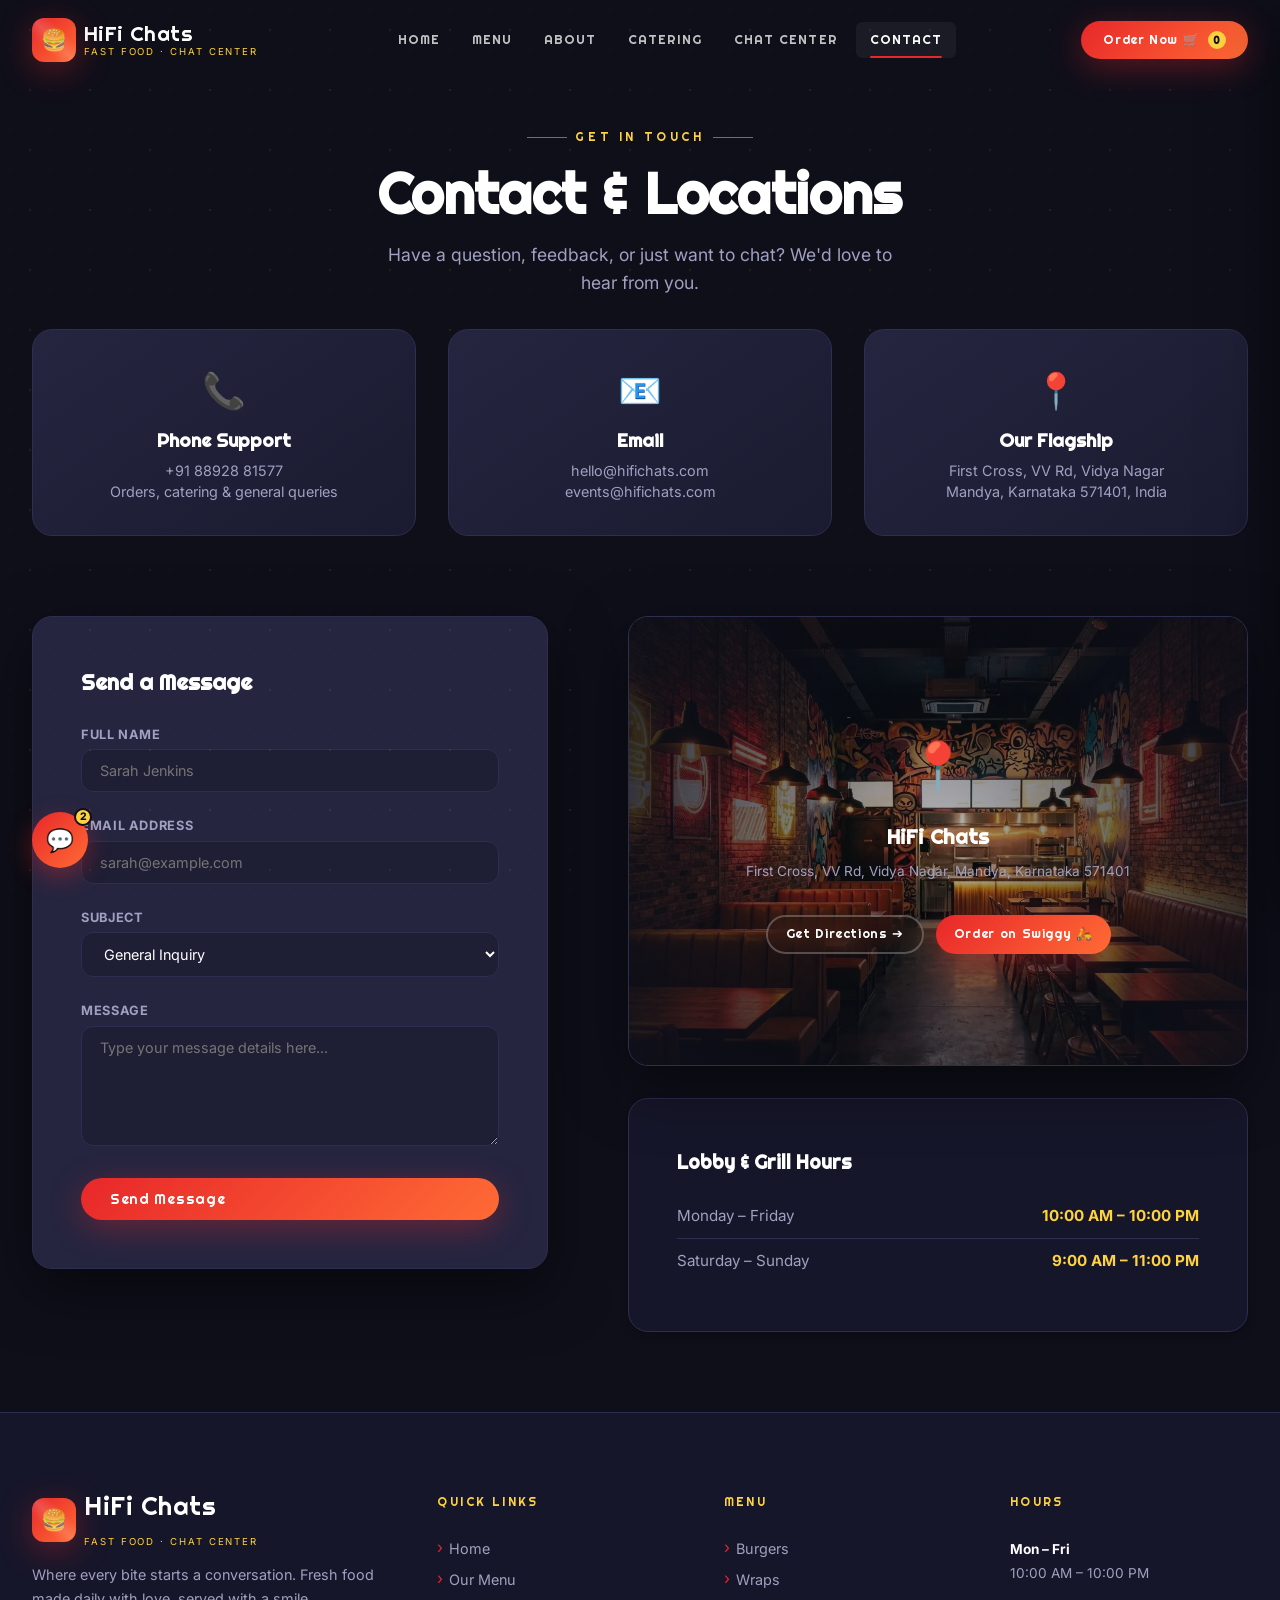
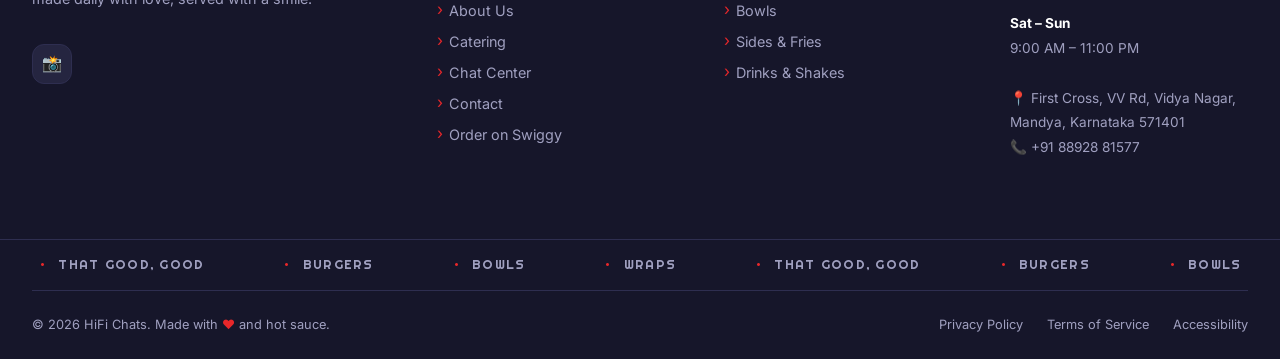
<file: contact.html>
<!DOCTYPE html>
<html lang="en">
<head>
  <meta charset="UTF-8">
  <meta name="viewport" content="width=device-width, initial-scale=1.0">
  <link rel="icon" href="data:image/svg+xml,<svg xmlns=%22http://www.w3.org/2000/svg%22 viewBox=%220 0 100 100%22><text y=%22.9em%22 font-size=%2290%22>🍔</text></svg>">
  <meta name="description" content="Get in touch with HiFi Chats — call +91 88928 81577, visit us at Vidya Nagar, Mandya, Karnataka, or send us a message online.">
  <meta name="theme-color" content="#0F0F1A">
  <title>Contact Us & Locations | HiFi Chats - Street Food & Conversation</title>
  <!-- Google Fonts -->
  <link rel="preconnect" href="https://fonts.googleapis.com">
  <link rel="preconnect" href="https://fonts.gstatic.com" crossorigin>
  <link href="https://fonts.googleapis.com/css2?family=Plus+Jakarta+Sans:wght@400;500;600;700;800&family=Playfair+Display:ital,wght@0,600;0,700;1,600&display=swap" rel="stylesheet">
  <!-- Stylesheets -->
  <link rel="stylesheet" href="css/main.css">
  <link rel="stylesheet" href="css/components.css">
  <link rel="stylesheet" href="css/animations.css">
  <style>
    /* Contact page styles */
    .contact-hero {
      padding-top: calc(var(--nav-height) + 3rem);
      padding-bottom: 2rem;
      text-align: center;
    }
    
    /* Contact Cards */
    .contact-grid {
      display: grid;
      grid-template-columns: repeat(3, 1fr);
      gap: var(--space-xl);
      margin-bottom: var(--space-3xl);
    }
    .contact-card {
      padding: var(--space-xl);
      text-align: center;
    }
    .contact-icon {
      font-size: 2.2rem;
      margin-bottom: var(--space-sm);
      display: inline-block;
    }
    .contact-label {
      font-family: var(--font-display);
      font-size: 1.15rem;
      margin-bottom: var(--space-xs);
      color: #fff;
    }
    .contact-value {
      color: var(--hifi-muted);
      font-size: 0.9rem;
      line-height: 1.5;
    }
    
    /* Columns split: Form & Map */
    .contact-split {
      display: grid;
      grid-template-columns: 1fr 1.2fr;
      gap: var(--space-3xl);
      align-items: flex-start;
      margin-bottom: var(--space-3xl);
    }
    .contact-form-card {
      background: var(--hifi-card);
      border: 1px solid var(--hifi-border);
      border-radius: var(--radius-lg);
      padding: var(--space-2xl);
      box-shadow: var(--shadow-lg);
    }
    .form-group {
      margin-bottom: var(--space-lg);
      display: flex;
      flex-direction: column;
      gap: var(--space-xs);
    }
    .form-label {
      font-size: 0.8rem;
      font-weight: 700;
      letter-spacing: 0.05em;
      text-transform: uppercase;
      color: var(--hifi-muted);
    }
    .form-input, .form-select, .form-textarea {
      width: 100%;
      padding: 12px 18px;
      border-radius: var(--radius-md);
      background: var(--hifi-charcoal);
      border: 1px solid var(--hifi-border);
      color: #fff;
      font-family: inherit;
      font-size: 0.9rem;
      outline: none;
      transition: border-color var(--trans-fast);
    }
    .form-input:focus, .form-select:focus, .form-textarea:focus {
      border-color: var(--hifi-red);
    }
    .form-textarea {
      resize: vertical;
      min-height: 120px;
    }
    
    /* Map layout */
    .map-pane {
      height: 100%;
      min-height: 450px;
      background: var(--hifi-card);
      border: 1px solid var(--hifi-border);
      border-radius: var(--radius-lg);
      overflow: hidden;
      box-shadow: var(--shadow-lg);
      position: relative;
    }
    .map-placeholder {
      position: absolute;
      inset: 0;
      display: flex;
      flex-direction: column;
      align-items: center;
      justify-content: center;
      padding: var(--space-xl);
      background: radial-gradient(circle, rgba(15,15,26,0.3) 0%, rgba(15,15,26,0.95) 100%), url('assets/interior.webp');
      background-size: cover;
      background-position: center;
      text-align: center;
    }
    .map-pin {
      font-size: 3rem;
      animation: bounce-pin 2s ease infinite;
      margin-bottom: var(--space-md);
    }
    @keyframes bounce-pin {
      0%, 100% { transform: translateY(0); }
      50% { transform: translateY(-10px); }
    }
    .map-address {
      font-family: var(--font-display);
      font-size: 1.25rem;
      color: #fff;
      margin-bottom: var(--space-sm);
    }
    .map-sub {
      color: var(--hifi-muted);
      font-size: 0.85rem;
      margin-bottom: var(--space-xl);
    }
    
    /* Hours section */
    .hours-card {
      background: var(--hifi-dark2);
      border: 1px solid var(--hifi-border);
      border-radius: var(--radius-lg);
      padding: var(--space-2xl);
      box-shadow: var(--shadow-sm);
    }
    .hours-table {
      width: 100%;
      border-collapse: collapse;
      margin-top: var(--space-md);
    }
    .hours-table td {
      padding: 10px 0;
      border-bottom: 1px solid var(--hifi-border);
      font-size: 0.95rem;
    }
    .hours-table tr:last-child td {
      border-bottom: none;
    }
    .hours-day {
      color: var(--hifi-muted);
    }
    .hours-time {
      text-align: right;
      font-weight: 700;
      color: var(--hifi-yellow);
    }
    
    @media (max-width: 900px) {
      .contact-grid { grid-template-columns: 1fr; }
      .contact-split { grid-template-columns: 1fr; gap: var(--space-xl); }
      .map-pane { min-height: 300px; }
    }
  </style>
</head>
<body class="particles-bg">
  <div class="page-transition"></div>

  <!-- Navbar -->
  <header class="navbar" id="navbar">
    <div class="container">
      <a href="index.html" class="nav-logo" data-nav>
        <div class="logo-icon">🍔</div>
        <div class="logo-text">
          <span class="logo-name">HiFi Chats</span>
          <span class="logo-tagline">Fast Food · Chat Center</span>
        </div>
      </a>
      <nav class="nav-links">
        <a href="index.html" class="nav-link" data-nav>Home</a>
        <a href="menu.html" class="nav-link" data-nav>Menu</a>
        <a href="about.html" class="nav-link" data-nav>About</a>
        <a href="catering.html" class="nav-link" data-nav>Catering</a>
        <a href="chat.html" class="nav-link" data-nav>Chat Center</a>
        <a href="contact.html" class="nav-link active" data-nav>Contact</a>
      </nav>
      <div class="nav-actions">
        <button type="button" class="nav-order-btn cart-toggle">Order Now 🛒 <span class="order-badge" style="display:inline-flex;align-items:center;justify-content:center;width:18px;height:18px;background:#FFD23F;color:#0F0F1A;border-radius:50%;font-size:0.65rem;font-weight:800;margin-left:4px;transition:transform 0.2s;">0</span></button>
      </div>
      <button class="nav-hamburger" id="hamburger" aria-label="Toggle menu">
        <span></span>
        <span></span>
        <span></span>
      </button>
    </div>
  </header>

  <!-- Mobile Navigation Menu -->
  <nav class="nav-mobile" id="mobile-nav">
    <a href="index.html" class="nav-link" data-nav>Home</a>
    <a href="menu.html" class="nav-link" data-nav>Menu</a>
    <a href="about.html" class="nav-link" data-nav>About</a>
    <a href="catering.html" class="nav-link" data-nav>Catering</a>
    <a href="chat.html" class="nav-link" data-nav>Chat Center</a>
    <a href="contact.html" class="nav-link active" data-nav>Contact</a>
    <button type="button" class="nav-order-btn cart-toggle">Order Now 🛒 <span class="order-badge" style="display:inline-flex;align-items:center;justify-content:center;width:18px;height:18px;background:#FFD23F;color:#0F0F1A;border-radius:50%;font-size:0.65rem;font-weight:800;margin-left:4px;transition:transform 0.2s;">0</span></button>
  </nav>

  <main class="container">
    <section class="contact-hero">
      <span class="section-label" style="justify-content: center;">Get in touch</span>
      <h1 class="section-title">Contact & Locations</h1>
      <p class="section-subtitle" style="margin-inline: auto;">Have a question, feedback, or just want to chat? We'd love to hear from you.</p>
    </section>

    <!-- Info Cards Grid -->
    <div class="contact-grid stagger">
      <div class="card contact-card reveal">
        <span class="contact-icon">📞</span>
        <h3 class="contact-label">Phone Support</h3>
        <p class="contact-value"><a href="tel:+918892881577">+91 88928 81577</a><br>Orders, catering & general queries</p>
      </div>
      <div class="card contact-card reveal">
        <span class="contact-icon">📧</span>
        <h3 class="contact-label">Email</h3>
        <p class="contact-value">hello@hifichats.com<br>events@hifichats.com</p>
      </div>
      <div class="card contact-card reveal">
        <span class="contact-icon">📍</span>
        <h3 class="contact-label">Our Flagship</h3>
        <p class="contact-value">First Cross, VV Rd, Vidya Nagar<br>Mandya, Karnataka 571401, India</p>
      </div>
    </div>

    <!-- Form and Map Split -->
    <div class="contact-split">
      <!-- Form card -->
      <div class="reveal-left">
        <div class="contact-form-card">
          <h2 class="display-font" style="font-size: 1.4rem; margin-bottom: 1.5rem; color: #fff;">Send a Message</h2>
          
          <form data-success="🎉 Message sent successfully! We'll reply shortly.">
            <div class="form-group">
              <label class="form-label" for="contact-name">Full Name</label>
              <input type="text" id="contact-name" name="name" autocomplete="name" class="form-input" placeholder="Sarah Jenkins" required>
            </div>
            <div class="form-group">
              <label class="form-label" for="contact-email">Email Address</label>
              <input type="email" id="contact-email" name="email" autocomplete="email" class="form-input" placeholder="sarah@example.com" required>
            </div>
            <div class="form-group">
              <label class="form-label" for="contact-subject">Subject</label>
              <select id="contact-subject" name="subject" class="form-select">
                <option>General Inquiry</option>
                <option>Feedback / Suggestion</option>
                <option>Order Issue</option>
                <option>Other</option>
              </select>
            </div>
            <div class="form-group">
              <label class="form-label" for="contact-message">Message</label>
              <textarea id="contact-message" name="message" class="form-textarea" placeholder="Type your message details here..." required></textarea>
            </div>
            <button type="submit" class="btn btn-primary" style="width:100%; margin-top: 0.5rem;">Send Message</button>
          </form>
        </div>
      </div>
      
      <!-- Map & Hours pane -->
      <div class="reveal-right" style="display: flex; flex-direction: column; gap: var(--space-xl);">
        <div class="map-pane">
          <div class="map-placeholder">
            <span class="map-pin">📍</span>
            <h3 class="map-address">HiFi Chats</h3>
            <p class="map-sub">First Cross, VV Rd, Vidya Nagar, Mandya, Karnataka 571401</p>
            <div style="display:flex; gap:0.75rem; flex-wrap:wrap; justify-content:center;">
              <a href="https://www.google.com/maps/search/?api=1&query=GVFV%2B9HM+Vidya+Nagar+Mandya+Karnataka" target="_blank" rel="noopener noreferrer" class="btn btn-secondary btn-sm">Get Directions ➔</a>
              <a href="https://www.swiggy.com/restaurants/hifi-chats-vidya-nagar-koramangala-bangalore-1005236/dineout" target="_blank" rel="noopener noreferrer" class="btn btn-primary btn-sm">Order on Swiggy 🛵</a>
            </div>
          </div>
        </div>
        
        <div class="hours-card">
          <h3 class="display-font" style="font-size: 1.2rem; color: #fff; margin-bottom: 0.5rem;">Lobby & Grill Hours</h3>
          <table class="hours-table">
            <tr>
              <td class="hours-day">Monday – Friday</td>
              <td class="hours-time">10:00 AM – 10:00 PM</td>
            </tr>
            <tr>
              <td class="hours-day">Saturday – Sunday</td>
              <td class="hours-time">9:00 AM – 11:00 PM</td>
            </tr>
          </table>
        </div>
      </div>
    </div>
  </main>

  <!-- Footer -->
  <footer class="footer">
    <div class="container">
      <div class="footer-grid">
        <div class="footer-brand">
          <div class="nav-logo" style="margin-bottom:1rem;">
            <div class="logo-icon">🍔</div>
            <div class="logo-text">
              <span class="logo-name">HiFi Chats</span>
              <span class="logo-tagline">Fast Food · Chat Center</span>
            </div>
          </div>
          <p class="footer-desc">Where every bite starts a conversation. Fresh food made daily with love, served with a smile.</p>
          <div class="footer-social">
            <a href="https://www.instagram.com/hifichats/" target="_blank" rel="noopener noreferrer" class="social-btn" aria-label="HiFi Chats on Instagram">📸</a>
          </div>
        </div>
        <div>
          <p class="footer-col-title">Quick Links</p>
          <ul class="footer-links">
            <li><a href="index.html">Home</a></li>
            <li><a href="menu.html">Our Menu</a></li>
            <li><a href="about.html">About Us</a></li>
            <li><a href="catering.html">Catering</a></li>
            <li><a href="chat.html">Chat Center</a></li>
            <li><a href="contact.html">Contact</a></li>
            <li><a href="https://www.swiggy.com/restaurants/hifi-chats-vidya-nagar-koramangala-bangalore-1005236/dineout" target="_blank" rel="noopener noreferrer">Order on Swiggy</a></li>
          </ul>
        </div>
        <div>
          <p class="footer-col-title">Menu</p>
          <ul class="footer-links">
            <li><a href="menu.html">Burgers</a></li>
            <li><a href="menu.html">Wraps</a></li>
            <li><a href="menu.html">Bowls</a></li>
            <li><a href="menu.html">Sides & Fries</a></li>
            <li><a href="menu.html">Drinks & Shakes</a></li>
          </ul>
        </div>
        <div>
          <p class="footer-col-title">Hours</p>
          <div class="footer-hours">
            <p><strong>Mon – Fri</strong><br>10:00 AM – 10:00 PM</p>
            <br>
            <p><strong>Sat – Sun</strong><br>9:00 AM – 11:00 PM</p>
            <br>
            <p>📍 First Cross, VV Rd, Vidya Nagar,<br>Mandya, Karnataka 571401</p>
            <p>📞 <a href="tel:+918892881577">+91 88928 81577</a></p>
          </div>
        </div>
      </div>
    </div>
    <div class="ticker-wrap" style="background:var(--hifi-dark2);border-top:1px solid var(--hifi-border);">
      <div class="ticker-track">
        <span class="ticker-item" style="color:var(--hifi-muted)"><span class="ticker-dot" style="color:var(--hifi-red)">•</span> that good, good</span>
        <span class="ticker-item" style="color:var(--hifi-muted)"><span class="ticker-dot" style="color:var(--hifi-red)">•</span> burgers</span>
        <span class="ticker-item" style="color:var(--hifi-muted)"><span class="ticker-dot" style="color:var(--hifi-red)">•</span> bowls</span>
        <span class="ticker-item" style="color:var(--hifi-muted)"><span class="ticker-dot" style="color:var(--hifi-red)">•</span> wraps</span>
        <span class="ticker-item" style="color:var(--hifi-muted)"><span class="ticker-dot" style="color:var(--hifi-red)">•</span> that good, good</span>
        <span class="ticker-item" style="color:var(--hifi-muted)"><span class="ticker-dot" style="color:var(--hifi-red)">•</span> burgers</span>
        <span class="ticker-item" style="color:var(--hifi-muted)"><span class="ticker-dot" style="color:var(--hifi-red)">•</span> bowls</span>
        <span class="ticker-item" style="color:var(--hifi-muted)"><span class="ticker-dot" style="color:var(--hifi-red)">•</span> wraps</span>
      </div>
    </div>
    <div class="container">
      <div class="footer-bottom">
        <p class="footer-copy">© 2026 HiFi Chats. Made with <span>❤</span> and hot sauce.</p>
        <div class="footer-legal">
          <a href="#">Privacy Policy</a>
          <a href="#">Terms of Service</a>
          <a href="#">Accessibility</a>
        </div>
      </div>
    </div>
  </footer>

  <!-- Floating Order Button -->
  <a href="menu.html" class="fab-order" id="fab-order" aria-label="Order Now">
    <span class="fab-pulse"></span> Order Now
  </a>

  <!-- Chat Widget -->
  <div class="chat-widget">
    <div class="chat-popup" id="chat-popup">
      <div class="chat-popup-header">
        <div class="chat-popup-avatar">🧑‍🍳</div>
        <div class="chat-popup-info">
          <strong>HiFi Support</strong>
          <small>Usually replies instantly</small>
        </div>
        <div class="online-dot"></div>
      </div>
      <div class="chat-popup-body">
        <div class="chat-bubble-msg">👋 Hey! Ready to order? We've got today's specials waiting for you!</div>
        <div class="chat-bubble-msg" style="animation-delay:0.2s">🍔 Our HiFi Classic is 20% off today only!</div>
        <a href="chat.html" class="chat-popup-cta">Start Chatting →</a>
      </div>
    </div>
    <button class="chat-widget-btn" id="chat-widget-btn" aria-label="Open chat">💬</button>
    <span class="chat-widget-badge">2</span>
  </div>

  <!-- Scripts -->
  <script src="js/cart.js"></script>
  <script src="js/main.js"></script>
</body>
</html>
</file>
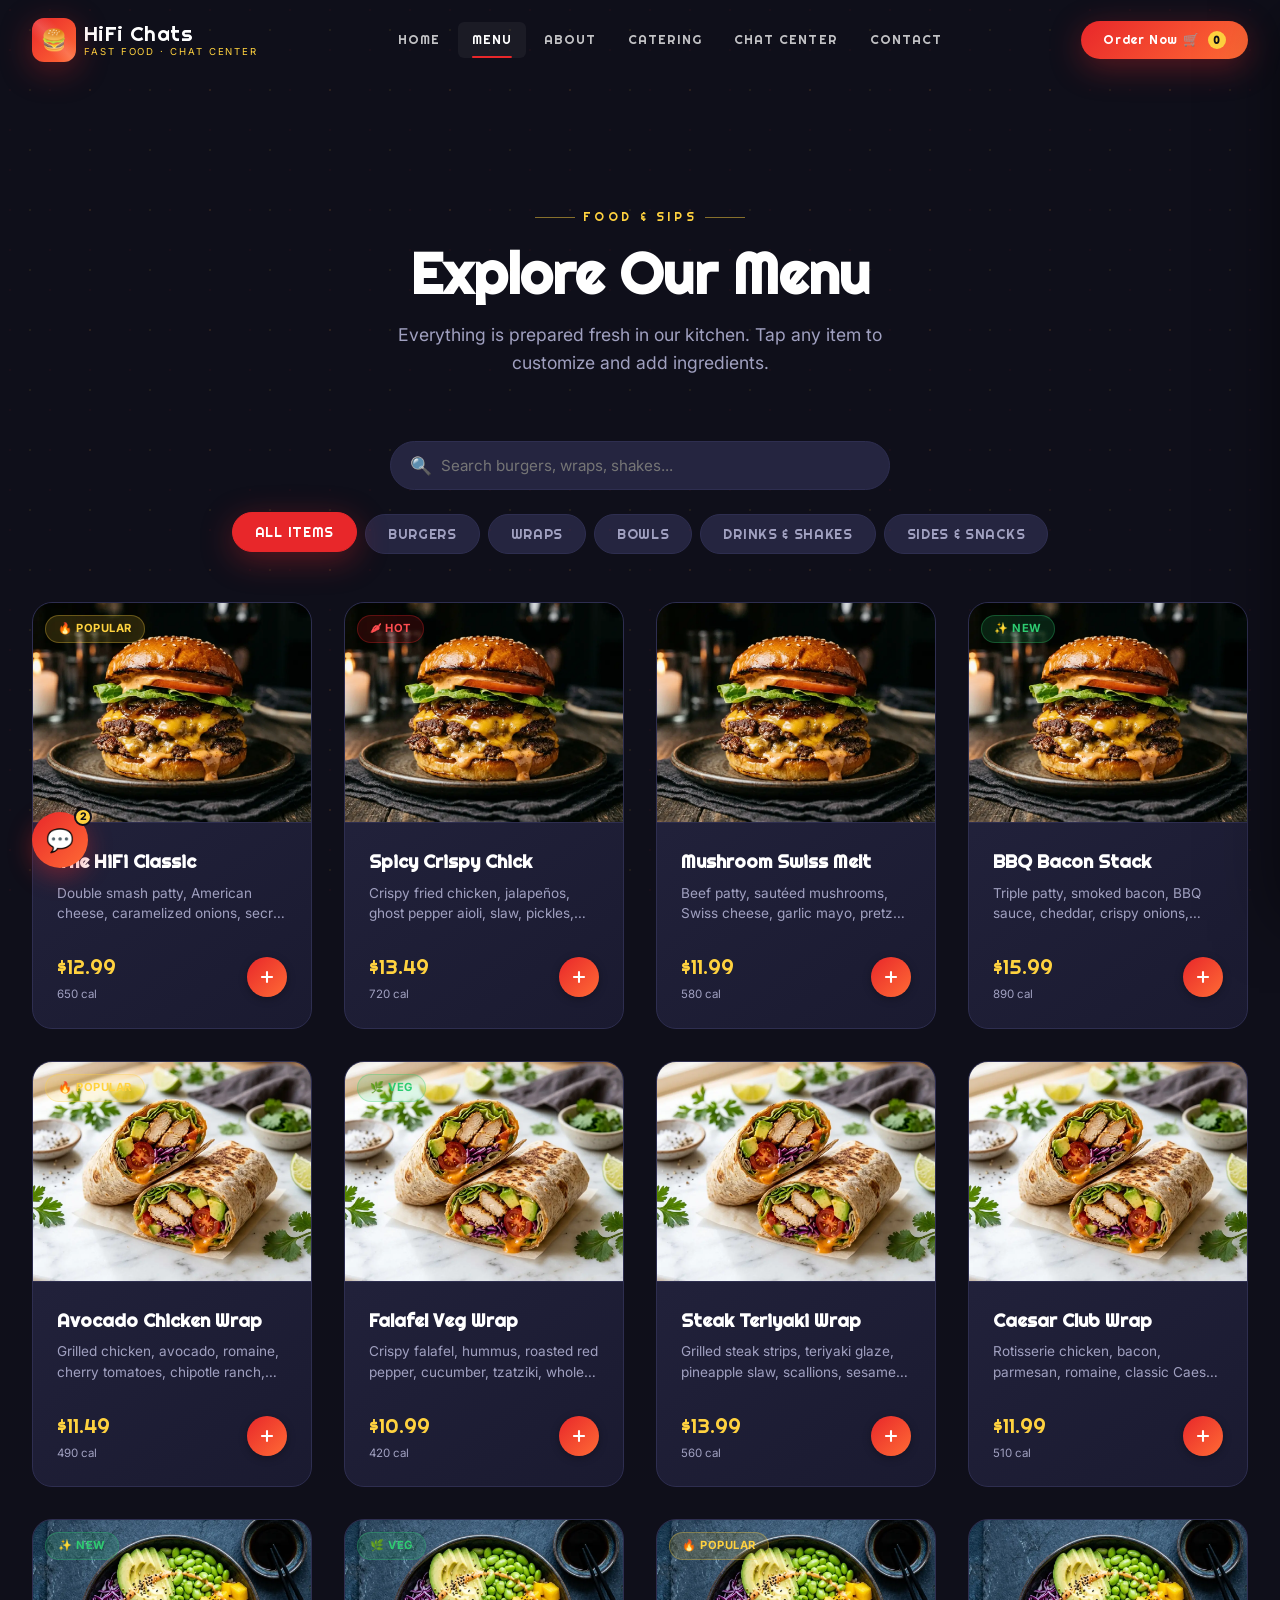
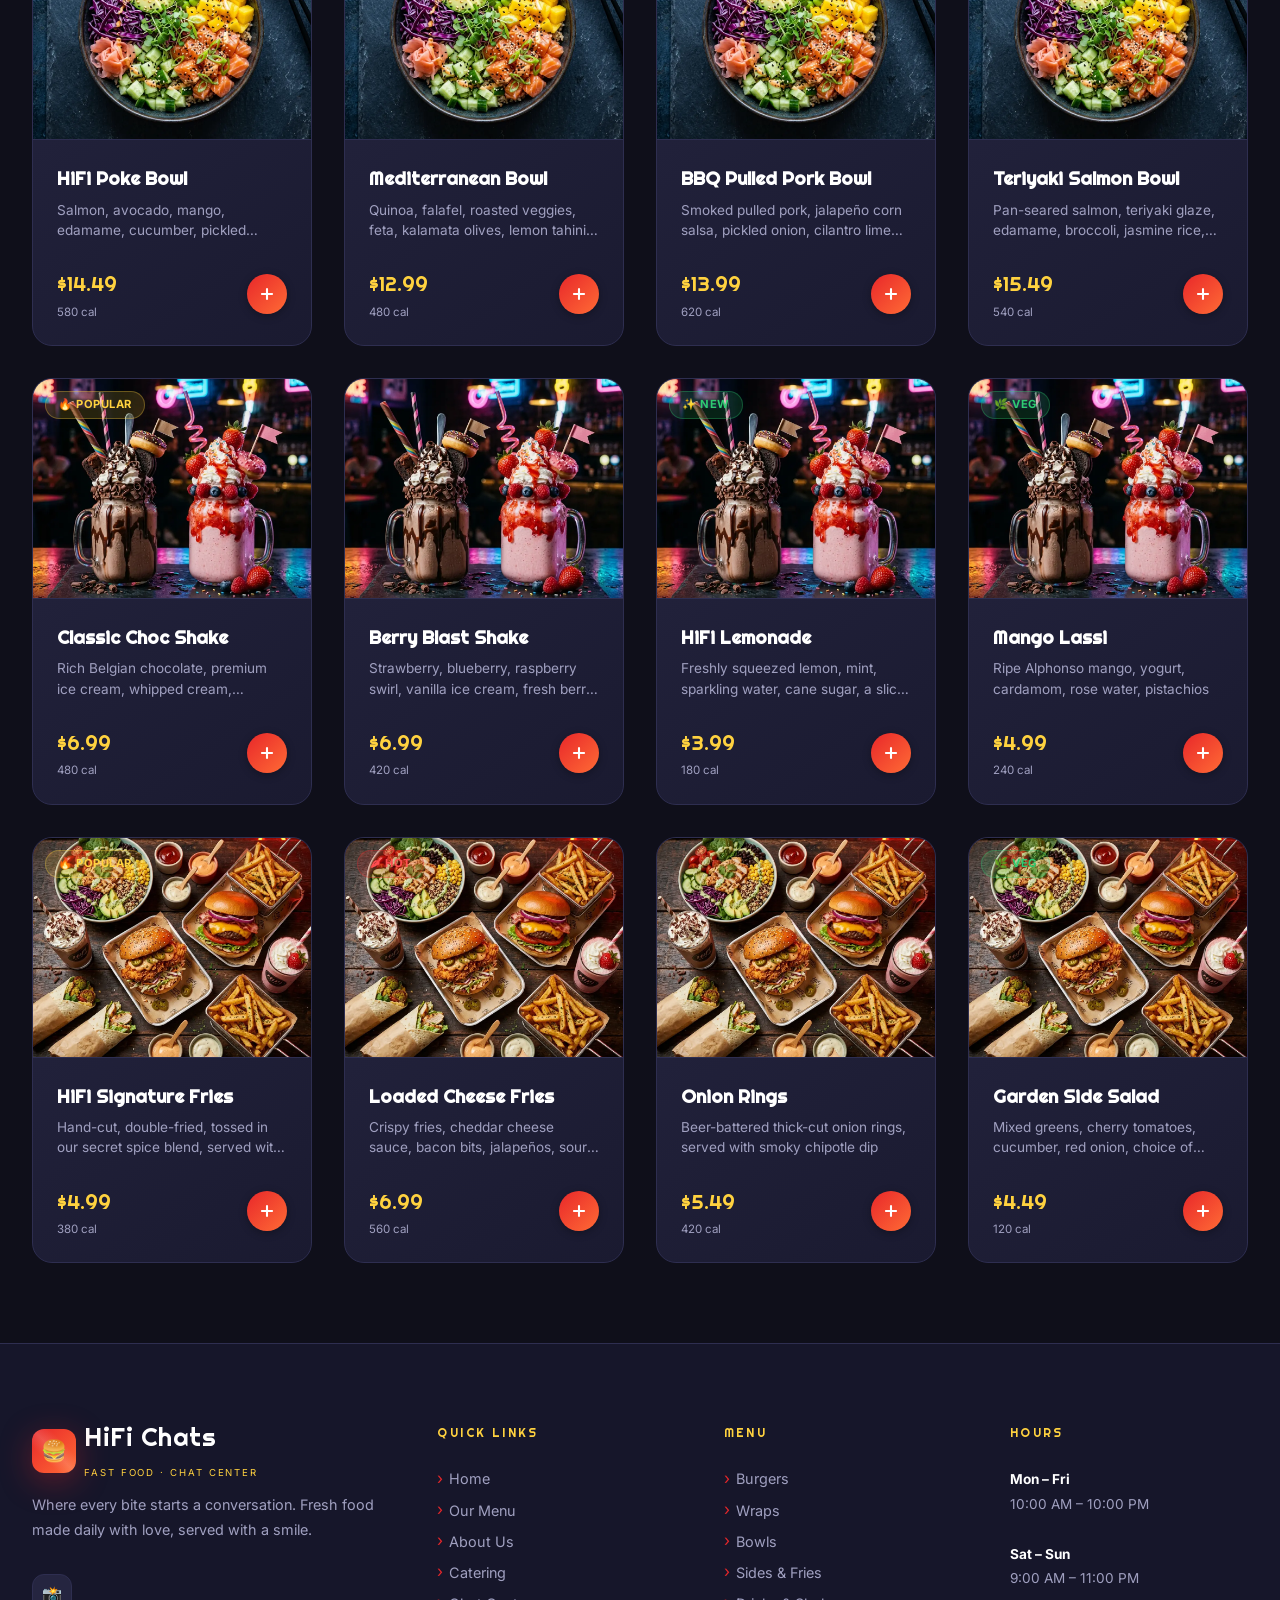
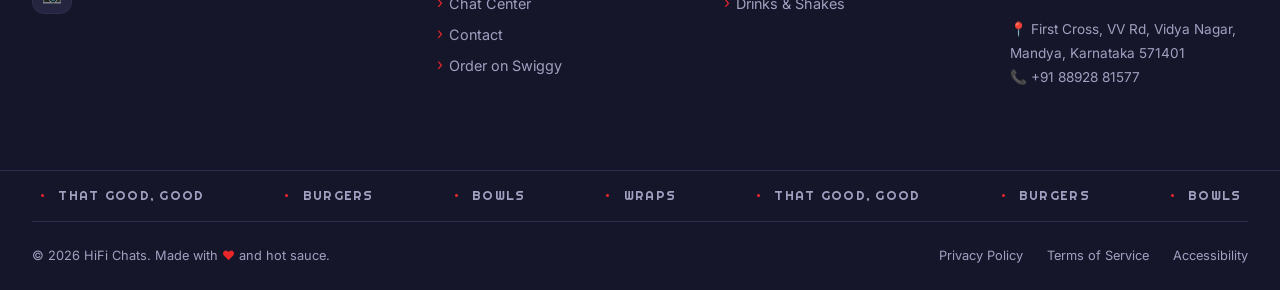
<file: menu.html>
<!DOCTYPE html>
<html lang="en">
<head>
  <meta charset="UTF-8">
  <meta name="viewport" content="width=device-width, initial-scale=1.0">
  <link rel="icon" href="data:image/svg+xml,<svg xmlns=%22http://www.w3.org/2000/svg%22 viewBox=%220 0 100 100%22><text y=%22.9em%22 font-size=%2290%22>🍔</text></svg>">
  <meta name="description" content="Browse the full HiFi Chats menu — smash burgers, fresh wraps, poke bowls, loaded fries, and craft shakes. Search, filter, and add to your order.">
  <meta name="theme-color" content="#0F0F1A">
  <title>Our Menu | HiFi Chats - Street Food & Conversation</title>
  <!-- Google Fonts -->
  <link rel="preconnect" href="https://fonts.googleapis.com">
  <link rel="preconnect" href="https://fonts.gstatic.com" crossorigin>
  <link href="https://fonts.googleapis.com/css2?family=Plus+Jakarta+Sans:wght@400;500;600;700;800&family=Playfair+Display:ital,wght@0,600;0,700;1,600&display=swap" rel="stylesheet">
  <!-- Stylesheets -->
  <link rel="stylesheet" href="css/main.css">
  <link rel="stylesheet" href="css/components.css">
  <link rel="stylesheet" href="css/animations.css">
  <style>
    /* Menu specific layouts */
    .menu-header-section {
      padding-top: calc(var(--nav-height) + 3rem);
      padding-bottom: 2rem;
      text-align: center;
    }
    .menu-controls {
      display: flex;
      flex-direction: column;
      align-items: center;
      gap: var(--space-lg);
      margin-bottom: var(--space-2xl);
    }
    .search-wrapper {
      position: relative;
      width: 100%;
      max-width: 500px;
    }
    .search-input {
      width: 100%;
      padding: 14px 24px;
      padding-left: 50px;
      border-radius: var(--radius-pill);
      background: var(--hifi-card);
      border: 1px solid var(--hifi-border);
      color: #fff;
      font-family: inherit;
      font-size: 0.95rem;
      transition: all var(--trans-fast);
      outline: none;
    }
    .search-input:focus {
      border-color: var(--hifi-red);
      box-shadow: 0 0 0 3px rgba(232,39,42,0.15);
    }
    .search-icon {
      position: absolute;
      left: 20px;
      top: 50%;
      transform: translateY(-50%);
      color: var(--hifi-muted);
      font-size: 1.1rem;
      pointer-events: none;
    }
    .menu-filters {
      display: flex;
      gap: var(--space-sm);
      flex-wrap: wrap;
      justify-content: center;
    }
    .menu-filter-btn {
      padding: 10px 22px;
      border-radius: var(--radius-pill);
      font-family: var(--font-display);
      font-size: 0.85rem;
      letter-spacing: 0.05em;
      text-transform: uppercase;
      background: var(--hifi-card);
      border: 1px solid var(--hifi-border);
      color: var(--hifi-muted);
      transition: all var(--trans-mid);
    }
    .menu-filter-btn:hover,
    .menu-filter-btn.active {
      background: var(--hifi-red);
      border-color: var(--hifi-red);
      color: #fff;
      transform: translateY(-2px);
      box-shadow: var(--shadow-red);
    }
    
    /* Menu grid */
    #menu-grid {
      display: grid;
      grid-template-columns: repeat(auto-fill, minmax(280px, 1fr));
      gap: var(--space-xl);
      min-height: 400px;
      transition: opacity 0.3s ease, transform 0.3s ease;
    }
    
    /* Menu cards */
    .menu-card {
      cursor: pointer;
    }
    .menu-card-img {
      height: 220px;
      background-size: cover;
      background-position: center;
      position: relative;
      overflow: hidden;
      border-bottom: 1px solid var(--hifi-border);
    }
    .menu-card-badge {
      position: absolute;
      top: 12px;
      left: 12px;
      z-index: 2;
    }
    .menu-card-overlay {
      position: absolute;
      inset: 0;
      background: rgba(15,15,26,0.6);
      opacity: 0;
      display: flex;
      align-items: center;
      justify-content: center;
      transition: opacity var(--trans-mid);
    }
    .menu-card:hover .menu-card-overlay {
      opacity: 1;
    }
    .menu-card-view {
      color: #fff;
      font-family: var(--font-display);
      font-size: 0.85rem;
      text-transform: uppercase;
      letter-spacing: 0.1em;
      border: 1px solid #fff;
      padding: 8px 18px;
      border-radius: var(--radius-pill);
      background: rgba(0,0,0,0.4);
      transform: translateY(10px);
      transition: transform var(--trans-mid);
    }
    .menu-card:hover .menu-card-view {
      transform: translateY(0);
    }
    .menu-card-body {
      padding: var(--space-lg);
    }
    .menu-card-name {
      font-family: var(--font-display);
      font-size: 1.15rem;
      margin-bottom: 6px;
      color: #fff;
    }
    .menu-card-desc {
      color: var(--hifi-muted);
      font-size: 0.85rem;
      line-height: 1.5;
      margin-bottom: var(--space-lg);
      height: 3.2em;
      overflow: hidden;
      display: -webkit-box;
      -webkit-line-clamp: 2;
      -webkit-box-orient: vertical;
    }
    .menu-card-footer {
      display: flex;
      align-items: center;
      justify-content: space-between;
    }
    .menu-card-info {
      display: flex;
      flex-direction: column;
      gap: 2px;
    }
    .menu-card-price {
      font-family: var(--font-display);
      font-size: 1.3rem;
      color: var(--hifi-yellow);
    }
    .menu-card-cal {
      font-size: 0.72rem;
      color: var(--hifi-muted);
    }
    .btn-icon-add {
      width: 40px;
      height: 40px;
      border-radius: 50%;
      background: var(--grad-red);
      color: #fff;
      display: flex;
      align-items: center;
      justify-content: center;
      box-shadow: var(--shadow-sm);
      transition: all var(--trans-slow);
    }
    .btn-icon-add:hover {
      transform: scale(1.15) rotate(90deg);
      box-shadow: var(--shadow-red);
    }
    
    /* Menu Detail Modal */
    #menu-modal {
      display: none;
      position: fixed;
      inset: 0;
      background: rgba(15, 15, 26, 0.85);
      backdrop-filter: blur(8px);
      z-index: var(--z-modal);
      align-items: center;
      justify-content: center;
      opacity: 0;
      transition: opacity var(--trans-mid);
    }
    #menu-modal.open {
      opacity: 1;
    }
    .modal-inner {
      background: var(--hifi-card);
      border: 1px solid var(--hifi-border);
      border-radius: var(--radius-lg);
      width: 90%;
      max-width: 520px;
      overflow: hidden;
      box-shadow: var(--shadow-lg);
      transform: scale(0.9) translateY(20px);
      transition: transform var(--trans-slow);
      position: relative;
    }
    #menu-modal.open .modal-inner {
      transform: scale(1) translateY(0);
    }
    .modal-close-btn {
      position: absolute;
      top: 15px;
      right: 15px;
      width: 36px;
      height: 36px;
      border-radius: 50%;
      background: rgba(0,0,0,0.5);
      border: 1px solid rgba(255,255,255,0.15);
      color: #fff;
      display: flex;
      align-items: center;
      justify-content: center;
      font-size: 1.2rem;
      cursor: pointer;
      z-index: 10;
      transition: all var(--trans-fast);
    }
    .modal-close-btn:hover {
      background: var(--hifi-red);
      border-color: var(--hifi-red);
    }
    .modal-item-img {
      height: 260px;
      background-size: cover;
      background-position: center;
      position: relative;
    }
    .modal-item-img::after {
      content: '';
      position: absolute;
      inset: 0;
      background: linear-gradient(0deg, var(--hifi-card) 0%, transparent 40%);
    }
    .modal-body {
      padding: var(--space-xl);
    }
    .modal-item-name {
      font-family: var(--font-display);
      font-size: 1.7rem;
      margin-bottom: var(--space-sm);
      color: #fff;
    }
    .modal-item-desc {
      color: var(--hifi-muted);
      font-size: 0.95rem;
      line-height: 1.6;
      margin-bottom: var(--space-xl);
    }
    .modal-footer {
      display: flex;
      align-items: center;
      justify-content: space-between;
      border-top: 1px solid var(--hifi-border);
      padding-top: var(--space-lg);
    }
    .modal-info {
      display: flex;
      flex-direction: column;
    }
    .modal-price {
      font-family: var(--font-display);
      font-size: 1.6rem;
      color: var(--hifi-yellow);
    }
    .modal-calories {
      font-size: 0.8rem;
      color: var(--hifi-muted);
    }
    
    @media (max-width: 500px) {
      .modal-footer { flex-direction: column; gap: var(--space-md); align-items: stretch; }
      .modal-info { text-align: center; margin-bottom: 4px; }
    }
  </style>
</head>
<body class="particles-bg">
  <div class="page-transition"></div>

  <!-- Navbar -->
  <header class="navbar" id="navbar">
    <div class="container">
      <a href="index.html" class="nav-logo" data-nav>
        <div class="logo-icon">🍔</div>
        <div class="logo-text">
          <span class="logo-name">HiFi Chats</span>
          <span class="logo-tagline">Fast Food · Chat Center</span>
        </div>
      </a>
      <nav class="nav-links">
        <a href="index.html" class="nav-link" data-nav>Home</a>
        <a href="menu.html" class="nav-link active" data-nav>Menu</a>
        <a href="about.html" class="nav-link" data-nav>About</a>
        <a href="catering.html" class="nav-link" data-nav>Catering</a>
        <a href="chat.html" class="nav-link" data-nav>Chat Center</a>
        <a href="contact.html" class="nav-link" data-nav>Contact</a>
      </nav>
      <div class="nav-actions">
        <button type="button" class="nav-order-btn cart-toggle">Order Now 🛒 <span class="order-badge" style="display:inline-flex;align-items:center;justify-content:center;width:18px;height:18px;background:#FFD23F;color:#0F0F1A;border-radius:50%;font-size:0.65rem;font-weight:800;margin-left:4px;transition:transform 0.2s;">0</span></button>
      </div>
      <button class="nav-hamburger" id="hamburger" aria-label="Toggle menu">
        <span></span>
        <span></span>
        <span></span>
      </button>
    </div>
  </header>

  <!-- Mobile Navigation Menu -->
  <nav class="nav-mobile" id="mobile-nav">
    <a href="index.html" class="nav-link" data-nav>Home</a>
    <a href="menu.html" class="nav-link active" data-nav>Menu</a>
    <a href="about.html" class="nav-link" data-nav>About</a>
    <a href="catering.html" class="nav-link" data-nav>Catering</a>
    <a href="chat.html" class="nav-link" data-nav>Chat Center</a>
    <a href="contact.html" class="nav-link" data-nav>Contact</a>
    <button type="button" class="nav-order-btn cart-toggle">Order Now 🛒 <span class="order-badge" style="display:inline-flex;align-items:center;justify-content:center;width:18px;height:18px;background:#FFD23F;color:#0F0F1A;border-radius:50%;font-size:0.65rem;font-weight:800;margin-left:4px;transition:transform 0.2s;">0</span></button>
  </nav>

  <main class="container section-padding">
    <div class="menu-header-section">
      <span class="section-label" style="justify-content: center;">Food & Sips</span>
      <h1 class="section-title">Explore Our Menu</h1>
      <p class="section-subtitle" style="margin-inline: auto; margin-bottom: 2rem;">Everything is prepared fresh in our kitchen. Tap any item to customize and add ingredients.</p>
    </div>

    <!-- Search & Filter Controls -->
    <div class="menu-controls reveal">
      <div class="search-wrapper">
        <span class="search-icon">🔍</span>
        <input type="search" id="menu-search" class="search-input" placeholder="Search burgers, wraps, shakes..." aria-label="Search menu items" autocomplete="off">
      </div>
      
      <div class="menu-filters">
        <button class="menu-filter-btn active" data-category="all">All Items</button>
        <button class="menu-filter-btn" data-category="burgers">Burgers</button>
        <button class="menu-filter-btn" data-category="wraps">Wraps</button>
        <button class="menu-filter-btn" data-category="bowls">Bowls</button>
        <button class="menu-filter-btn" data-category="drinks">Drinks & Shakes</button>
        <button class="menu-filter-btn" data-category="sides">Sides & Snacks</button>
      </div>
    </div>

    <!-- Dynamic Menu Grid -->
    <div id="menu-grid" class="stagger">
      <!-- Generated via menu.js -->
    </div>
  </main>

  <!-- Item Detail Modal -->
  <div id="menu-modal">
    <div class="modal-inner">
      <button class="modal-close-btn" id="modal-close" aria-label="Close modal">×</button>
      <div class="modal-item-img"></div>
      <div class="modal-body">
        <h2 class="modal-item-name">Item Name</h2>
        <p class="modal-item-desc">Item Description goes here. Warm and delicious ingredients crafted by our chef.</p>
        <div class="modal-footer">
          <div class="modal-info">
            <span class="modal-price">$0.00</span>
            <span class="modal-calories">0 cal</span>
          </div>
          <button class="btn btn-primary" id="modal-add-btn">Add to Order 🛒</button>
        </div>
      </div>
    </div>
  </div>

  <!-- Footer -->
  <footer class="footer">
    <div class="container">
      <div class="footer-grid">
        <div class="footer-brand">
          <div class="nav-logo" style="margin-bottom:1rem;">
            <div class="logo-icon">🍔</div>
            <div class="logo-text">
              <span class="logo-name">HiFi Chats</span>
              <span class="logo-tagline">Fast Food · Chat Center</span>
            </div>
          </div>
          <p class="footer-desc">Where every bite starts a conversation. Fresh food made daily with love, served with a smile.</p>
          <div class="footer-social">
            <a href="https://www.instagram.com/hifichats/" target="_blank" rel="noopener noreferrer" class="social-btn" aria-label="HiFi Chats on Instagram">📸</a>
          </div>
        </div>
        <div>
          <p class="footer-col-title">Quick Links</p>
          <ul class="footer-links">
            <li><a href="index.html">Home</a></li>
            <li><a href="menu.html">Our Menu</a></li>
            <li><a href="about.html">About Us</a></li>
            <li><a href="catering.html">Catering</a></li>
            <li><a href="chat.html">Chat Center</a></li>
            <li><a href="contact.html">Contact</a></li>
            <li><a href="https://www.swiggy.com/restaurants/hifi-chats-vidya-nagar-koramangala-bangalore-1005236/dineout" target="_blank" rel="noopener noreferrer">Order on Swiggy</a></li>
          </ul>
        </div>
        <div>
          <p class="footer-col-title">Menu</p>
          <ul class="footer-links">
            <li><a href="menu.html">Burgers</a></li>
            <li><a href="menu.html">Wraps</a></li>
            <li><a href="menu.html">Bowls</a></li>
            <li><a href="menu.html">Sides & Fries</a></li>
            <li><a href="menu.html">Drinks & Shakes</a></li>
          </ul>
        </div>
        <div>
          <p class="footer-col-title">Hours</p>
          <div class="footer-hours">
            <p><strong>Mon – Fri</strong><br>10:00 AM – 10:00 PM</p>
            <br>
            <p><strong>Sat – Sun</strong><br>9:00 AM – 11:00 PM</p>
            <br>
            <p>📍 First Cross, VV Rd, Vidya Nagar,<br>Mandya, Karnataka 571401</p>
            <p>📞 <a href="tel:+918892881577">+91 88928 81577</a></p>
          </div>
        </div>
      </div>
    </div>
    <div class="ticker-wrap" style="background:var(--hifi-dark2);border-top:1px solid var(--hifi-border);">
      <div class="ticker-track">
        <span class="ticker-item" style="color:var(--hifi-muted)"><span class="ticker-dot" style="color:var(--hifi-red)">•</span> that good, good</span>
        <span class="ticker-item" style="color:var(--hifi-muted)"><span class="ticker-dot" style="color:var(--hifi-red)">•</span> burgers</span>
        <span class="ticker-item" style="color:var(--hifi-muted)"><span class="ticker-dot" style="color:var(--hifi-red)">•</span> bowls</span>
        <span class="ticker-item" style="color:var(--hifi-muted)"><span class="ticker-dot" style="color:var(--hifi-red)">•</span> wraps</span>
        <span class="ticker-item" style="color:var(--hifi-muted)"><span class="ticker-dot" style="color:var(--hifi-red)">•</span> that good, good</span>
        <span class="ticker-item" style="color:var(--hifi-muted)"><span class="ticker-dot" style="color:var(--hifi-red)">•</span> burgers</span>
        <span class="ticker-item" style="color:var(--hifi-muted)"><span class="ticker-dot" style="color:var(--hifi-red)">•</span> bowls</span>
        <span class="ticker-item" style="color:var(--hifi-muted)"><span class="ticker-dot" style="color:var(--hifi-red)">•</span> wraps</span>
      </div>
    </div>
    <div class="container">
      <div class="footer-bottom">
        <p class="footer-copy">© 2026 HiFi Chats. Made with <span>❤</span> and hot sauce.</p>
        <div class="footer-legal">
          <a href="#">Privacy Policy</a>
          <a href="#">Terms of Service</a>
          <a href="#">Accessibility</a>
        </div>
      </div>
    </div>
  </footer>

  <!-- Floating Order Button -->
  <a href="menu.html" class="fab-order" id="fab-order" aria-label="Order Now">
    <span class="fab-pulse"></span> Order Now
  </a>

  <!-- Chat Widget -->
  <div class="chat-widget">
    <div class="chat-popup" id="chat-popup">
      <div class="chat-popup-header">
        <div class="chat-popup-avatar">🧑‍🍳</div>
        <div class="chat-popup-info">
          <strong>HiFi Support</strong>
          <small>Usually replies instantly</small>
        </div>
        <div class="online-dot"></div>
      </div>
      <div class="chat-popup-body">
        <div class="chat-bubble-msg">👋 Hey! Ready to order? We've got today's specials waiting for you!</div>
        <div class="chat-bubble-msg" style="animation-delay:0.2s">🍔 Our HiFi Classic is 20% off today only!</div>
        <a href="chat.html" class="chat-popup-cta">Start Chatting →</a>
      </div>
    </div>
    <button class="chat-widget-btn" id="chat-widget-btn" aria-label="Open chat">💬</button>
    <span class="chat-widget-badge">2</span>
  </div>

  <!-- Scripts -->
  <script src="js/cart.js"></script>
  <script src="js/main.js"></script>
  <script src="js/menu.js"></script>
</body>
</html>
</file>
<file: css/main.css>
/* ====================================
   HiFi Chats – Design System / main.css
   ==================================== */

@import url('https://fonts.googleapis.com/css2?family=Righteous&family=Pacifico&family=Inter:wght@300;400;500;600;700;800;900&display=swap');

/* ── CSS Custom Properties ── */
:root {
  /* Brand Colors */
  --hifi-red:       #E8272A;
  --hifi-red-dark:  #B01E20;
  --hifi-red-light: #FF4D50;
  --hifi-yellow:    #FFD23F;
  --hifi-yellow-dk: #E8BB20;
  --hifi-orange:    #FF6B35;
  --hifi-green:     #2ECC71;
  --hifi-dark:      #0F0F1A;
  --hifi-dark2:     #16162A;
  --hifi-charcoal:  #1E1E35;
  --hifi-card:      #252540;
  --hifi-border:    #2E2E50;
  --hifi-cream:     #FFF8F0;
  --hifi-muted:     #A0A0C0;
  --hifi-white:     #FFFFFF;

  /* Gradients */
  --grad-hero:   linear-gradient(135deg, #0F0F1A 0%, #1A0A0A 50%, #0F0F1A 100%);
  --grad-red:    linear-gradient(135deg, #E8272A, #FF6B35);
  --grad-gold:   linear-gradient(135deg, #FFD23F, #FF6B35);
  --grad-card:   linear-gradient(145deg, #252540, #1A1A30);
  --grad-shine:  linear-gradient(45deg, transparent 30%, rgba(255,210,63,0.08) 50%, transparent 70%);

  /* Typography */
  --font-display: 'Righteous', sans-serif;
  --font-accent:  'Pacifico', cursive;
  --font-body:    'Inter', sans-serif;

  /* Spacing */
  --space-xs:  0.25rem;
  --space-sm:  0.5rem;
  --space-md:  1rem;
  --space-lg:  1.5rem;
  --space-xl:  2rem;
  --space-2xl: 3rem;
  --space-3xl: 5rem;

  /* Border Radius */
  --radius-sm:   6px;
  --radius-md:   12px;
  --radius-lg:   20px;
  --radius-xl:   32px;
  --radius-pill: 999px;

  /* Shadows */
  --shadow-sm:   0 2px 8px rgba(0,0,0,0.3);
  --shadow-md:   0 8px 32px rgba(0,0,0,0.4);
  --shadow-lg:   0 20px 60px rgba(0,0,0,0.5);
  --shadow-red:  0 8px 32px rgba(232,39,42,0.35);
  --shadow-gold: 0 8px 32px rgba(255,210,63,0.25);

  /* Transitions */
  --trans-fast:   0.15s ease;
  --trans-mid:    0.3s ease;
  --trans-slow:   0.6s cubic-bezier(0.34, 1.56, 0.64, 1);

  /* Z-Index */
  --z-base: 1;
  --z-above: 10;
  --z-nav: 100;
  --z-modal: 1000;

  /* Layout */
  --max-width: 1280px;
  --nav-height: 80px;
}

/* ── Reset & Base ── */
*, *::before, *::after {
  box-sizing: border-box;
  margin: 0;
  padding: 0;
}

html {
  scroll-behavior: smooth;
  font-size: 16px;
}

body {
  font-family: var(--font-body);
  background: var(--hifi-dark);
  color: var(--hifi-white);
  overflow-x: hidden;
  line-height: 1.6;
  -webkit-font-smoothing: antialiased;
}

img {
  max-width: 100%;
  display: block;
}

a {
  color: inherit;
  text-decoration: none;
}

ul, ol {
  list-style: none;
}

button {
  cursor: pointer;
  border: none;
  background: none;
  font-family: inherit;
}

/* ── Utility Classes ── */
.container {
  max-width: var(--max-width);
  margin-inline: auto;
  padding-inline: var(--space-xl);
}

.section-padding {
  padding-block: var(--space-3xl);
}

.text-center { text-align: center; }
.text-red    { color: var(--hifi-red); }
.text-yellow { color: var(--hifi-yellow); }
.text-muted  { color: var(--hifi-muted); }
.text-white  { color: var(--hifi-white); }

.shadow-lg { box-shadow: var(--shadow-lg); }

.display-font  { font-family: var(--font-display); }
.accent-font   { font-family: var(--font-accent); }

/* ── Section Headers ── */
.section-label {
  font-family: var(--font-display);
  font-size: 0.75rem;
  letter-spacing: 0.3em;
  text-transform: uppercase;
  color: var(--hifi-yellow);
  display: flex;
  align-items: center;
  gap: var(--space-sm);
  margin-bottom: var(--space-md);
}

.section-label::before,
.section-label::after {
  content: '';
  height: 1px;
  width: 40px;
  background: var(--hifi-yellow);
  opacity: 0.5;
}

.section-title {
  font-family: var(--font-display);
  font-size: clamp(2rem, 5vw, 3.5rem);
  line-height: 1.1;
  margin-bottom: var(--space-md);
}

.section-subtitle {
  font-size: 1.1rem;
  color: var(--hifi-muted);
  max-width: 540px;
}

/* ── Buttons ── */
.btn {
  display: inline-flex;
  align-items: center;
  gap: var(--space-sm);
  padding: 0.85em 2em;
  border-radius: var(--radius-pill);
  font-family: var(--font-display);
  font-size: 0.9rem;
  letter-spacing: 0.05em;
  transition: all var(--trans-slow);
  position: relative;
  overflow: hidden;
  white-space: nowrap;
}

.btn::after {
  content: '';
  position: absolute;
  inset: 0;
  background: var(--grad-shine);
  transform: translateX(-100%);
  transition: transform var(--trans-mid);
}

.btn:hover::after {
  transform: translateX(100%);
}

.btn-primary {
  background: var(--grad-red);
  color: var(--hifi-white);
  box-shadow: var(--shadow-red);
}

.btn-primary:hover {
  transform: translateY(-3px) scale(1.03);
  box-shadow: 0 12px 40px rgba(232,39,42,0.5);
}

.btn-secondary {
  background: transparent;
  color: var(--hifi-white);
  border: 2px solid rgba(255,255,255,0.25);
  backdrop-filter: blur(10px);
}

.btn-secondary:hover {
  border-color: var(--hifi-yellow);
  color: var(--hifi-yellow);
  transform: translateY(-3px);
  box-shadow: 0 8px 24px rgba(255,210,63,0.15);
}

.btn-gold {
  background: var(--grad-gold);
  color: var(--hifi-dark);
  box-shadow: var(--shadow-gold);
  font-weight: 700;
}

.btn-gold:hover {
  transform: translateY(-3px) scale(1.03);
  box-shadow: 0 12px 40px rgba(255,210,63,0.4);
}

.btn-lg {
  padding: 1.1em 2.5em;
  font-size: 1rem;
}

.btn-sm {
  padding: 0.55em 1.4em;
  font-size: 0.8rem;
}

.btn-icon {
  width: 20px;
  height: 20px;
  transition: transform var(--trans-fast);
}

.btn:hover .btn-icon {
  transform: translateX(4px);
}

/* ── Cards ── */
.card {
  background: var(--grad-card);
  border: 1px solid var(--hifi-border);
  border-radius: var(--radius-lg);
  overflow: hidden;
  transition: all var(--trans-mid);
  position: relative;
}

.card:hover {
  transform: translateY(-6px);
  border-color: rgba(232,39,42,0.3);
  box-shadow: 0 24px 48px rgba(0,0,0,0.4), 0 0 0 1px rgba(232,39,42,0.1);
}

/* ── Badges ── */
.badge {
  display: inline-flex;
  align-items: center;
  gap: 4px;
  padding: 4px 12px;
  border-radius: var(--radius-pill);
  font-size: 0.7rem;
  font-weight: 700;
  letter-spacing: 0.05em;
  text-transform: uppercase;
}

.badge-hot  { background: rgba(232,39,42,0.15); color: var(--hifi-red-light); border: 1px solid rgba(232,39,42,0.3); }
.badge-new  { background: rgba(46,204,113,0.15); color: var(--hifi-green); border: 1px solid rgba(46,204,113,0.3); }
.badge-veg  { background: rgba(46,204,113,0.15); color: var(--hifi-green); border: 1px solid rgba(46,204,113,0.3); }
.badge-pop  { background: rgba(255,210,63,0.15); color: var(--hifi-yellow); border: 1px solid rgba(255,210,63,0.3); }

/* ── Scroll-in animations ── */
.reveal {
  opacity: 0;
  transform: translateY(40px);
  transition: opacity 0.7s ease, transform 0.7s ease;
}

.reveal.visible {
  opacity: 1;
  transform: none;
}

.reveal-left {
  opacity: 0;
  transform: translateX(-40px);
  transition: opacity 0.7s ease, transform 0.7s ease;
}

.reveal-left.visible {
  opacity: 1;
  transform: none;
}

.reveal-right {
  opacity: 0;
  transform: translateX(40px);
  transition: opacity 0.7s ease, transform 0.7s ease;
}

.reveal-right.visible {
  opacity: 1;
  transform: none;
}

/* ── Page Hero Overlay ── */
.page-hero {
  position: relative;
  padding-top: calc(var(--nav-height) + 4rem);
  padding-bottom: 4rem;
  text-align: center;
  overflow: hidden;
}

.page-hero::before {
  content: '';
  position: absolute;
  inset: 0;
  background: radial-gradient(ellipse at center top, rgba(232,39,42,0.2) 0%, transparent 60%);
  pointer-events: none;
}

/* ── Divider ── */
.divider {
  border: none;
  height: 1px;
  background: linear-gradient(90deg, transparent, var(--hifi-border), transparent);
  margin-block: var(--space-2xl);
}

/* ── Responsive Grid Helpers ── */
.grid-2 { display: grid; grid-template-columns: repeat(2, 1fr); gap: var(--space-xl); }
.grid-3 { display: grid; grid-template-columns: repeat(3, 1fr); gap: var(--space-xl); }
.grid-4 { display: grid; grid-template-columns: repeat(4, 1fr); gap: var(--space-xl); }

@media (max-width: 1024px) {
  .grid-4 { grid-template-columns: repeat(2, 1fr); }
  .grid-3 { grid-template-columns: repeat(2, 1fr); }
}

@media (max-width: 768px) {
  .container { padding-inline: var(--space-lg); }
  .section-padding { padding-block: var(--space-2xl); }
  .grid-2, .grid-3, .grid-4 { grid-template-columns: 1fr; }
}
</file>
<file: css/components.css>
/* ====================================
   HiFi Chats – Components (Nav, Footer, etc.)
   ==================================== */

/* ──────────────────────────────────────
   NAVIGATION
────────────────────────────────────── */
.navbar {
  position: fixed;
  top: 0;
  left: 0;
  right: 0;
  height: var(--nav-height);
  z-index: var(--z-nav);
  transition: all var(--trans-mid);
  display: flex;
  align-items: center;
}

.navbar.scrolled {
  background: rgba(15, 15, 26, 0.92);
  backdrop-filter: blur(20px);
  border-bottom: 1px solid var(--hifi-border);
  box-shadow: 0 4px 30px rgba(0,0,0,0.3);
}

.navbar .container {
  display: flex;
  align-items: center;
  justify-content: space-between;
  width: 100%;
}

/* Logo */
.nav-logo {
  display: flex;
  align-items: center;
  gap: var(--space-sm);
  text-decoration: none;
}

.logo-icon {
  width: 44px;
  height: 44px;
  background: var(--grad-red);
  border-radius: 12px;
  display: flex;
  align-items: center;
  justify-content: center;
  font-size: 1.3rem;
  box-shadow: var(--shadow-red);
  flex-shrink: 0;
  position: relative;
  overflow: hidden;
}

.logo-icon::after {
  content: '';
  position: absolute;
  top: -50%;
  left: -50%;
  width: 200%;
  height: 200%;
  background: linear-gradient(45deg, transparent 40%, rgba(255,255,255,0.15) 50%, transparent 60%);
  animation: logo-shine 3s infinite;
}

@keyframes logo-shine {
  0% { transform: rotate(0deg) translateX(-100%); }
  100% { transform: rotate(0deg) translateX(100%); }
}

.logo-text {
  display: flex;
  flex-direction: column;
  line-height: 1;
}

.logo-name {
  font-family: var(--font-display);
  font-size: 1.3rem;
  color: var(--hifi-white);
  letter-spacing: 0.02em;
}

.logo-tagline {
  font-size: 0.6rem;
  color: var(--hifi-yellow);
  letter-spacing: 0.2em;
  text-transform: uppercase;
  margin-top: 2px;
}

/* Nav Links */
.nav-links {
  display: flex;
  align-items: center;
  gap: var(--space-xs);
}

.nav-link {
  font-family: var(--font-display);
  font-size: 0.8rem;
  letter-spacing: 0.08em;
  text-transform: uppercase;
  color: rgba(255,255,255,0.75);
  padding: 8px 14px;
  border-radius: var(--radius-sm);
  transition: all var(--trans-fast);
  position: relative;
}

.nav-link::after {
  content: '';
  position: absolute;
  bottom: 0;
  left: 50%;
  transform: translateX(-50%);
  width: 0;
  height: 2px;
  background: var(--hifi-red);
  border-radius: 2px;
  transition: width var(--trans-fast);
}

.nav-link:hover,
.nav-link.active {
  color: var(--hifi-white);
  background: rgba(255,255,255,0.05);
}

.nav-link:hover::after,
.nav-link.active::after {
  width: calc(100% - 28px);
}

/* Nav Actions */
.nav-actions {
  display: flex;
  align-items: center;
  gap: var(--space-md);
}

.nav-order-btn {
  background: var(--grad-red);
  color: var(--hifi-white);
  font-family: var(--font-display);
  font-size: 0.8rem;
  letter-spacing: 0.05em;
  padding: 10px 22px;
  border-radius: var(--radius-pill);
  box-shadow: var(--shadow-red);
  transition: all var(--trans-slow);
}

.nav-order-btn:hover {
  transform: translateY(-2px) scale(1.05);
  box-shadow: 0 8px 24px rgba(232,39,42,0.5);
}

/* Hamburger */
.nav-hamburger {
  display: none;
  flex-direction: column;
  gap: 5px;
  cursor: pointer;
  padding: 6px;
}

.nav-hamburger span {
  display: block;
  width: 24px;
  height: 2px;
  background: var(--hifi-white);
  border-radius: 2px;
  transition: all var(--trans-fast);
}

.nav-hamburger.open span:nth-child(1) { transform: translateY(7px) rotate(45deg); }
.nav-hamburger.open span:nth-child(2) { opacity: 0; transform: scaleX(0); }
.nav-hamburger.open span:nth-child(3) { transform: translateY(-7px) rotate(-45deg); }

/* Mobile Nav */
.nav-mobile {
  display: none;
  position: fixed;
  top: var(--nav-height);
  left: 0;
  right: 0;
  background: rgba(15, 15, 26, 0.98);
  backdrop-filter: blur(20px);
  border-bottom: 1px solid var(--hifi-border);
  padding: var(--space-xl);
  flex-direction: column;
  gap: var(--space-sm);
  z-index: calc(var(--z-nav) - 1);
  transform: translateY(-100%);
  opacity: 0;
  transition: all var(--trans-mid);
}

.nav-mobile.open {
  transform: translateY(0);
  opacity: 1;
}

.nav-mobile .nav-link {
  font-size: 1rem;
  padding: var(--space-md);
  border-radius: var(--radius-md);
}

.nav-mobile .nav-order-btn {
  text-align: center;
  padding: var(--space-md);
  border-radius: var(--radius-md);
  margin-top: var(--space-md);
  font-size: 1rem;
}

@media (max-width: 900px) {
  .nav-links, .nav-actions { display: none; }
  .nav-hamburger { display: flex; }
  .nav-mobile { display: flex; }
}


/* ──────────────────────────────────────
   MARQUEE TICKER
────────────────────────────────────── */
.ticker-wrap {
  background: var(--grad-red);
  overflow: hidden;
  white-space: nowrap;
  padding-block: 12px;
}

.ticker-track {
  display: inline-flex;
  animation: ticker 30s linear infinite;
}

.ticker-item {
  font-family: var(--font-display);
  font-size: 0.8rem;
  letter-spacing: 0.1em;
  text-transform: uppercase;
  color: var(--hifi-white);
  padding-inline: 2.5rem;
  display: inline-flex;
  align-items: center;
  gap: 0.75rem;
}

.ticker-dot {
  color: var(--hifi-yellow);
  font-size: 1.2em;
}

@keyframes ticker {
  0% { transform: translateX(0); }
  100% { transform: translateX(-50%); }
}


/* ──────────────────────────────────────
   FOOTER
────────────────────────────────────── */
.footer {
  background: var(--hifi-dark2);
  border-top: 1px solid var(--hifi-border);
  padding-top: var(--space-3xl);
}

.footer-grid {
  display: grid;
  grid-template-columns: 1.5fr 1fr 1fr 1fr;
  gap: var(--space-2xl);
  padding-bottom: var(--space-3xl);
}

.footer-brand .logo-name {
  font-size: 1.6rem;
  margin-bottom: var(--space-md);
}

.footer-desc {
  color: var(--hifi-muted);
  font-size: 0.9rem;
  line-height: 1.7;
  margin-bottom: var(--space-xl);
}

.footer-social {
  display: flex;
  gap: var(--space-sm);
}

.social-btn {
  width: 40px;
  height: 40px;
  border-radius: var(--radius-md);
  background: var(--hifi-card);
  border: 1px solid var(--hifi-border);
  display: flex;
  align-items: center;
  justify-content: center;
  font-size: 1rem;
  transition: all var(--trans-fast);
  color: var(--hifi-muted);
}

.social-btn:hover {
  background: var(--hifi-red);
  border-color: var(--hifi-red);
  color: var(--hifi-white);
  transform: translateY(-3px);
  box-shadow: var(--shadow-red);
}

.footer-col-title {
  font-family: var(--font-display);
  font-size: 0.75rem;
  letter-spacing: 0.2em;
  text-transform: uppercase;
  color: var(--hifi-yellow);
  margin-bottom: var(--space-lg);
}

.footer-links {
  display: flex;
  flex-direction: column;
  gap: var(--space-sm);
}

.footer-links a {
  color: var(--hifi-muted);
  font-size: 0.9rem;
  transition: all var(--trans-fast);
  display: flex;
  align-items: center;
  gap: 6px;
}

.footer-links a::before {
  content: '›';
  color: var(--hifi-red);
  font-size: 1.1em;
  line-height: 1;
}

.footer-links a:hover {
  color: var(--hifi-white);
  transform: translateX(4px);
}

.footer-hours p {
  color: var(--hifi-muted);
  font-size: 0.85rem;
  line-height: 1.8;
}

.footer-hours strong {
  color: var(--hifi-white);
}

.footer-bottom {
  border-top: 1px solid var(--hifi-border);
  padding-block: var(--space-lg);
  display: flex;
  align-items: center;
  justify-content: space-between;
  flex-wrap: wrap;
  gap: var(--space-md);
}

.footer-copy {
  color: var(--hifi-muted);
  font-size: 0.8rem;
}

.footer-copy span {
  color: var(--hifi-red);
}

.footer-legal {
  display: flex;
  gap: var(--space-lg);
}

.footer-legal a {
  color: var(--hifi-muted);
  font-size: 0.8rem;
  transition: color var(--trans-fast);
}

.footer-legal a:hover { color: var(--hifi-white); }

@media (max-width: 900px) {
  .footer-grid { grid-template-columns: 1fr 1fr; gap: var(--space-xl); }
}

@media (max-width: 600px) {
  .footer-grid { grid-template-columns: 1fr; }
  .footer-bottom { flex-direction: column; text-align: center; }
}


/* ──────────────────────────────────────
   FLOATING ORDER BUTTON
────────────────────────────────────── */
.fab-order {
  position: fixed;
  bottom: var(--space-xl);
  right: var(--space-xl);
  background: var(--grad-red);
  color: var(--hifi-white);
  font-family: var(--font-display);
  font-size: 0.85rem;
  letter-spacing: 0.05em;
  padding: 14px 24px;
  border-radius: var(--radius-pill);
  box-shadow: 0 8px 32px rgba(232,39,42,0.5);
  z-index: calc(var(--z-nav) - 1);
  display: flex;
  align-items: center;
  gap: var(--space-sm);
  transition: all var(--trans-slow);
  transform: scale(0);
  opacity: 0;
}

.fab-order.visible {
  transform: scale(1);
  opacity: 1;
}

.fab-order:hover {
  transform: scale(1.08) translateY(-3px);
  box-shadow: 0 16px 48px rgba(232,39,42,0.6);
}

.fab-pulse {
  width: 10px;
  height: 10px;
  background: var(--hifi-yellow);
  border-radius: 50%;
  animation: pulse 1.5s ease infinite;
}

@keyframes pulse {
  0%, 100% { transform: scale(1); opacity: 1; }
  50% { transform: scale(1.5); opacity: 0.5; }
}


/* ──────────────────────────────────────
   CHAT WIDGET
────────────────────────────────────── */
.chat-widget {
  position: fixed;
  bottom: var(--space-xl);
  left: var(--space-xl);
  z-index: calc(var(--z-nav) - 1);
}

.chat-widget-btn {
  width: 56px;
  height: 56px;
  background: var(--grad-red);
  border-radius: 50%;
  display: flex;
  align-items: center;
  justify-content: center;
  font-size: 1.4rem;
  box-shadow: 0 8px 24px rgba(232,39,42,0.4);
  cursor: pointer;
  transition: all var(--trans-slow);
  border: none;
}

.chat-widget-btn:hover {
  transform: scale(1.1) rotate(10deg);
  box-shadow: 0 12px 32px rgba(232,39,42,0.6);
}

.chat-widget-badge {
  position: absolute;
  top: -4px;
  right: -4px;
  width: 18px;
  height: 18px;
  background: var(--hifi-yellow);
  color: var(--hifi-dark);
  font-size: 0.65rem;
  font-weight: 800;
  border-radius: 50%;
  display: flex;
  align-items: center;
  justify-content: center;
  border: 2px solid var(--hifi-dark);
}

.chat-popup {
  position: absolute;
  bottom: 68px;
  left: 0;
  width: 280px;
  background: var(--hifi-card);
  border: 1px solid var(--hifi-border);
  border-radius: var(--radius-lg);
  box-shadow: var(--shadow-lg);
  overflow: hidden;
  transform: scale(0.8) translateY(20px);
  transform-origin: bottom left;
  opacity: 0;
  pointer-events: none;
  transition: all var(--trans-slow);
}

.chat-popup.open {
  transform: scale(1) translateY(0);
  opacity: 1;
  pointer-events: all;
}

.chat-popup-header {
  background: var(--grad-red);
  padding: var(--space-md) var(--space-lg);
  display: flex;
  align-items: center;
  gap: var(--space-sm);
}

.chat-popup-avatar {
  width: 36px;
  height: 36px;
  background: rgba(255,255,255,0.2);
  border-radius: 50%;
  display: flex;
  align-items: center;
  justify-content: center;
  font-size: 1.1rem;
}

.chat-popup-info strong {
  font-family: var(--font-display);
  font-size: 0.9rem;
  display: block;
}

.chat-popup-info small {
  font-size: 0.7rem;
  opacity: 0.8;
}

.online-dot {
  width: 8px;
  height: 8px;
  background: var(--hifi-green);
  border-radius: 50%;
  margin-left: auto;
  animation: pulse 2s infinite;
}

.chat-popup-body {
  padding: var(--space-md) var(--space-lg);
}

.chat-bubble-msg {
  background: var(--hifi-charcoal);
  border-radius: 12px 12px 12px 4px;
  padding: var(--space-sm) var(--space-md);
  font-size: 0.85rem;
  color: var(--hifi-white);
  margin-bottom: var(--space-sm);
  animation: msg-slide-in 0.3s ease;
}

@keyframes msg-slide-in {
  from { opacity: 0; transform: translateX(-10px); }
  to { opacity: 1; transform: translateX(0); }
}

.chat-popup-cta {
  display: block;
  width: 100%;
  background: var(--grad-red);
  color: var(--hifi-white);
  font-family: var(--font-display);
  font-size: 0.8rem;
  padding: 10px;
  border-radius: var(--radius-md);
  text-align: center;
  margin-top: var(--space-md);
  transition: all var(--trans-fast);
}

.chat-popup-cta:hover {
  opacity: 0.9;
  transform: scale(1.02);
}


/* ──────────────────────────────────────
   FORM FEEDBACK
────────────────────────────────────── */
.form-success {
  margin-top: var(--space-md);
  padding: 12px 18px;
  border-radius: var(--radius-md);
  background: rgba(46, 204, 113, 0.12);
  border: 1px solid rgba(46, 204, 113, 0.35);
  color: var(--hifi-green);
  font-size: 0.9rem;
  animation: msg-slide-in 0.3s ease;
}


/* ──────────────────────────────────────
   CART DRAWER
────────────────────────────────────── */
button.nav-order-btn {
  border: none;
  cursor: pointer;
  font-family: var(--font-display);
}

.cart-overlay {
  position: fixed;
  inset: 0;
  background: rgba(15, 15, 26, 0.7);
  backdrop-filter: blur(4px);
  z-index: var(--z-modal);
  opacity: 0;
  pointer-events: none;
  transition: opacity var(--trans-mid);
}

.cart-overlay.open {
  opacity: 1;
  pointer-events: all;
}

.cart-drawer {
  position: fixed;
  top: 0;
  right: 0;
  bottom: 0;
  width: 400px;
  max-width: 92vw;
  background: var(--hifi-card);
  border-left: 1px solid var(--hifi-border);
  box-shadow: var(--shadow-lg);
  z-index: calc(var(--z-modal) + 1);
  display: flex;
  flex-direction: column;
  transform: translateX(100%);
  transition: transform var(--trans-slow);
}

.cart-drawer.open {
  transform: translateX(0);
}

.cart-drawer-header {
  padding: var(--space-lg) var(--space-xl);
  border-bottom: 1px solid var(--hifi-border);
  display: flex;
  align-items: center;
  justify-content: space-between;
}

.cart-drawer-header h3 {
  font-family: var(--font-display);
  font-size: 1.1rem;
  color: var(--hifi-white);
  display: flex;
  align-items: center;
  gap: var(--space-sm);
}

.cart-drawer-count {
  display: inline-flex;
  align-items: center;
  justify-content: center;
  min-width: 22px;
  height: 22px;
  padding: 0 6px;
  background: var(--hifi-red);
  color: var(--hifi-white);
  border-radius: var(--radius-pill);
  font-size: 0.75rem;
}

.cart-close-btn {
  width: 36px;
  height: 36px;
  border-radius: 50%;
  background: var(--hifi-charcoal);
  border: 1px solid var(--hifi-border);
  color: var(--hifi-white);
  font-size: 1.2rem;
  cursor: pointer;
  transition: all var(--trans-fast);
}

.cart-close-btn:hover {
  background: var(--hifi-red);
  border-color: var(--hifi-red);
}

.cart-drawer-body {
  flex: 1;
  overflow-y: auto;
  padding: var(--space-lg) var(--space-xl);
  display: flex;
  flex-direction: column;
  gap: var(--space-md);
}

.cart-empty {
  height: 100%;
  display: flex;
  flex-direction: column;
  align-items: center;
  justify-content: center;
  text-align: center;
  gap: var(--space-md);
  color: var(--hifi-muted);
}

.cart-empty-icon {
  font-size: 2.5rem;
}

.cart-item {
  display: grid;
  grid-template-columns: 1fr auto auto;
  align-items: center;
  gap: var(--space-md);
  padding-bottom: var(--space-md);
  border-bottom: 1px solid var(--hifi-border);
}

.cart-item-info {
  display: flex;
  flex-direction: column;
  gap: 2px;
}

.cart-item-name {
  color: var(--hifi-white);
  font-size: 0.9rem;
  font-weight: 600;
}

.cart-item-price {
  color: var(--hifi-yellow);
  font-size: 0.85rem;
}

.cart-item-qty {
  display: flex;
  align-items: center;
  gap: var(--space-sm);
  background: var(--hifi-charcoal);
  border: 1px solid var(--hifi-border);
  border-radius: var(--radius-pill);
  padding: 4px 10px;
  color: var(--hifi-white);
  font-size: 0.85rem;
}

.cart-qty-btn {
  width: 20px;
  height: 20px;
  border-radius: 50%;
  background: transparent;
  border: none;
  color: var(--hifi-white);
  cursor: pointer;
  font-size: 0.9rem;
  line-height: 1;
}

.cart-qty-btn:hover {
  color: var(--hifi-yellow);
}

.cart-remove-btn {
  background: none;
  border: none;
  color: var(--hifi-muted);
  cursor: pointer;
  font-size: 0.95rem;
  transition: color var(--trans-fast);
}

.cart-remove-btn:hover {
  color: var(--hifi-red);
}

.cart-drawer-footer {
  padding: var(--space-lg) var(--space-xl);
  border-top: 1px solid var(--hifi-border);
  background: var(--hifi-dark2);
}

.cart-coupon-row {
  display: flex;
  gap: var(--space-sm);
  margin-bottom: var(--space-sm);
}

.cart-coupon-input {
  flex: 1;
  padding: 10px 14px;
  border-radius: var(--radius-md);
  background: var(--hifi-charcoal);
  border: 1px solid var(--hifi-border);
  color: var(--hifi-white);
  font-family: inherit;
  font-size: 0.85rem;
  outline: none;
}

.cart-coupon-input:focus {
  border-color: var(--hifi-red);
}

.cart-coupon-btn {
  padding: 10px 18px;
  border-radius: var(--radius-md);
  background: var(--hifi-charcoal);
  border: 1px solid var(--hifi-border);
  color: var(--hifi-white);
  font-family: var(--font-display);
  font-size: 0.8rem;
  cursor: pointer;
  transition: all var(--trans-fast);
}

.cart-coupon-btn:hover {
  background: var(--hifi-red);
  border-color: var(--hifi-red);
}

.cart-coupon-msg {
  font-size: 0.78rem;
  color: var(--hifi-red-light);
  min-height: 1.2em;
  margin-bottom: var(--space-sm);
}

.cart-coupon-msg.success {
  color: var(--hifi-green);
}

.cart-summary-row {
  display: flex;
  align-items: center;
  justify-content: space-between;
  font-size: 0.9rem;
  color: var(--hifi-muted);
  padding-block: 4px;
}

.cart-discount-row {
  display: none;
  color: var(--hifi-green);
}

.cart-total-row {
  font-family: var(--font-display);
  font-size: 1.15rem;
  color: var(--hifi-white);
  border-top: 1px solid var(--hifi-border);
  margin-top: var(--space-sm);
  padding-top: var(--space-md);
}

.cart-checkout-btn {
  width: 100%;
  margin-top: var(--space-lg);
}

.cart-confirm {
  height: 100%;
  display: flex;
  flex-direction: column;
  align-items: center;
  justify-content: center;
  text-align: center;
  gap: var(--space-sm);
}

.cart-confirm-icon {
  font-size: 3rem;
}

.cart-confirm h4 {
  font-family: var(--font-display);
  color: var(--hifi-white);
  font-size: 1.2rem;
}

.cart-confirm-sub {
  color: var(--hifi-muted);
  font-size: 0.85rem;
  max-width: 280px;
  margin-bottom: var(--space-md);
}

@media (max-width: 500px) {
  .cart-drawer { width: 100vw; max-width: 100vw; }
}


/* ──────────────────────────────────────
   STAT COUNTERS
────────────────────────────────────── */
.stats-grid {
  display: grid;
  grid-template-columns: repeat(4, 1fr);
  gap: 1px;
  background: var(--hifi-border);
  border-radius: var(--radius-lg);
  overflow: hidden;
  border: 1px solid var(--hifi-border);
}

.stat-item {
  background: var(--hifi-card);
  padding: var(--space-xl);
  text-align: center;
  transition: background var(--trans-fast);
}

.stat-item:hover {
  background: var(--hifi-charcoal);
}

.stat-number {
  font-family: var(--font-display);
  font-size: 2.5rem;
  color: var(--hifi-yellow);
  line-height: 1;
  margin-bottom: var(--space-xs);
}

.stat-label {
  font-size: 0.8rem;
  color: var(--hifi-muted);
  text-transform: uppercase;
  letter-spacing: 0.1em;
}

@media (max-width: 768px) {
  .stats-grid { grid-template-columns: repeat(2, 1fr); }
}
</file>
<file: css/animations.css>
/* ====================================
   HiFi Chats – Animations
   ==================================== */

/* ── Page Load Transition ── */
.page-transition {
  position: fixed;
  inset: 0;
  background: var(--hifi-red);
  z-index: 9999;
  transform: scaleY(0);
  transform-origin: top;
  pointer-events: none;
}

.page-transition.entering {
  animation: curtainDown 0.4s cubic-bezier(0.76, 0, 0.24, 1) forwards;
}

.page-transition.leaving {
  animation: curtainUp 0.4s cubic-bezier(0.76, 0, 0.24, 1) 0.1s forwards;
}

@keyframes curtainDown {
  from { transform: scaleY(0); transform-origin: top; }
  to   { transform: scaleY(1); transform-origin: top; }
}

@keyframes curtainUp {
  from { transform: scaleY(1); transform-origin: bottom; }
  to   { transform: scaleY(0); transform-origin: bottom; }
}

/* ── Typewriter ── */
@keyframes blink {
  0%, 100% { opacity: 1; }
  50%       { opacity: 0; }
}

.cursor-blink::after {
  content: '|';
  animation: blink 1s infinite;
  color: var(--hifi-red);
}

/* ── Float animation ── */
@keyframes float {
  0%, 100% { transform: translateY(0px); }
  50%       { transform: translateY(-12px); }
}

.float-anim {
  animation: float 4s ease-in-out infinite;
}

.float-anim-slow {
  animation: float 6s ease-in-out infinite;
}

/* ── Spin animations ── */
@keyframes spin-slow {
  from { transform: rotate(0deg); }
  to   { transform: rotate(360deg); }
}

.spin-slow { animation: spin-slow 20s linear infinite; }

/* ── Glow pulse ── */
@keyframes glow-pulse {
  0%, 100% { box-shadow: 0 0 20px rgba(232,39,42,0.3); }
  50%       { box-shadow: 0 0 40px rgba(232,39,42,0.7), 0 0 80px rgba(232,39,42,0.3); }
}

.glow-red { animation: glow-pulse 2.5s ease-in-out infinite; }

@keyframes glow-pulse-gold {
  0%, 100% { box-shadow: 0 0 20px rgba(255,210,63,0.2); }
  50%       { box-shadow: 0 0 40px rgba(255,210,63,0.5), 0 0 80px rgba(255,210,63,0.2); }
}

.glow-gold { animation: glow-pulse-gold 3s ease-in-out infinite; }

/* ── Shimmer ── */
@keyframes shimmer {
  0%   { background-position: -200% center; }
  100% { background-position: 200% center; }
}

.shimmer-text {
  background: linear-gradient(90deg, var(--hifi-yellow) 0%, #fff 25%, var(--hifi-orange) 50%, #fff 75%, var(--hifi-yellow) 100%);
  background-size: 200% auto;
  -webkit-background-clip: text;
  -webkit-text-fill-color: transparent;
  background-clip: text;
  animation: shimmer 3s linear infinite;
}

/* ── Gradient text ── */
.gradient-text-red {
  background: var(--grad-red);
  -webkit-background-clip: text;
  -webkit-text-fill-color: transparent;
  background-clip: text;
}

.gradient-text-gold {
  background: var(--grad-gold);
  -webkit-background-clip: text;
  -webkit-text-fill-color: transparent;
  background-clip: text;
}

/* ── Stagger children ── */
.stagger > * { opacity: 0; transform: translateY(30px); }
.stagger.visible > *:nth-child(1) { animation: staggerIn 0.6s 0.0s forwards; }
.stagger.visible > *:nth-child(2) { animation: staggerIn 0.6s 0.1s forwards; }
.stagger.visible > *:nth-child(3) { animation: staggerIn 0.6s 0.2s forwards; }
.stagger.visible > *:nth-child(4) { animation: staggerIn 0.6s 0.3s forwards; }
.stagger.visible > *:nth-child(5) { animation: staggerIn 0.6s 0.4s forwards; }
.stagger.visible > *:nth-child(6) { animation: staggerIn 0.6s 0.5s forwards; }
.stagger.visible > *:nth-child(7) { animation: staggerIn 0.6s 0.6s forwards; }
.stagger.visible > *:nth-child(8) { animation: staggerIn 0.6s 0.7s forwards; }
.stagger.visible > *:nth-child(n+9) { animation: staggerIn 0.6s 0.8s forwards; }

@keyframes staggerIn {
  to { opacity: 1; transform: translateY(0); }
}

/* ── Hero Slide ── */
@keyframes slideInRight {
  from { transform: translateX(60px); opacity: 0; }
  to   { transform: translateX(0); opacity: 1; }
}

@keyframes slideInLeft {
  from { transform: translateX(-60px); opacity: 0; }
  to   { transform: translateX(0); opacity: 1; }
}

@keyframes zoomIn {
  from { transform: scale(1.1); opacity: 0; }
  to   { transform: scale(1); opacity: 1; }
}

/* ── Neon flicker ── */
@keyframes neon-flicker {
  0%, 19%, 21%, 23%, 25%, 54%, 56%, 100% {
    text-shadow: 0 0 10px var(--hifi-red-light), 0 0 30px var(--hifi-red), 0 0 60px var(--hifi-red);
  }
  20%, 24%, 55% {
    text-shadow: none;
  }
}

.neon-text {
  color: var(--hifi-red-light);
  animation: neon-flicker 3s infinite alternate;
}

/* ── Scale hover ── */
.hover-scale {
  transition: transform var(--trans-slow);
}

.hover-scale:hover {
  transform: scale(1.05);
}

/* ── Image zoom on hover ── */
.img-zoom {
  overflow: hidden;
}

.img-zoom img {
  transition: transform 0.6s cubic-bezier(0.25, 0.46, 0.45, 0.94);
}

.img-zoom:hover img {
  transform: scale(1.08);
}

/* ── Underline grow ── */
.underline-grow {
  position: relative;
}

.underline-grow::after {
  content: '';
  position: absolute;
  bottom: -4px;
  left: 0;
  width: 0;
  height: 3px;
  background: var(--grad-red);
  border-radius: 2px;
  transition: width 0.4s ease;
}

.underline-grow:hover::after {
  width: 100%;
}

/* ── Particle dots background ── */
/* The overlay is fixed to the viewport. Never put overflow:hidden on
   this class: it sits on <body>, and body overflow propagates to the
   viewport, which blocks wheel/touch scrolling entirely. */
.particles-bg {
  position: relative;
}

.particles-bg::before {
  content: '';
  position: fixed;
  inset: 0;
  background-image:
    radial-gradient(circle, rgba(255,210,63,0.08) 1px, transparent 1px),
    radial-gradient(circle, rgba(232,39,42,0.05) 1px, transparent 1px);
  background-size: 60px 60px, 40px 40px;
  background-position: 0 0, 30px 30px;
  pointer-events: none;
  animation: particle-drift 20s linear infinite;
}

@keyframes particle-drift {
  from { background-position: 0 0, 30px 30px; }
  to   { background-position: 60px 60px, 90px 90px; }
}

/* ── Loading dots ── */
.loading-dots span {
  display: inline-block;
  width: 6px;
  height: 6px;
  border-radius: 50%;
  background: var(--hifi-red);
  margin: 0 3px;
  animation: dotBounce 1.4s ease-in-out infinite;
}

.loading-dots span:nth-child(2) { animation-delay: 0.16s; }
.loading-dots span:nth-child(3) { animation-delay: 0.32s; }

@keyframes dotBounce {
  0%, 80%, 100% { transform: scale(0.6); opacity: 0.4; }
  40%            { transform: scale(1);   opacity: 1; }
}
</file>
